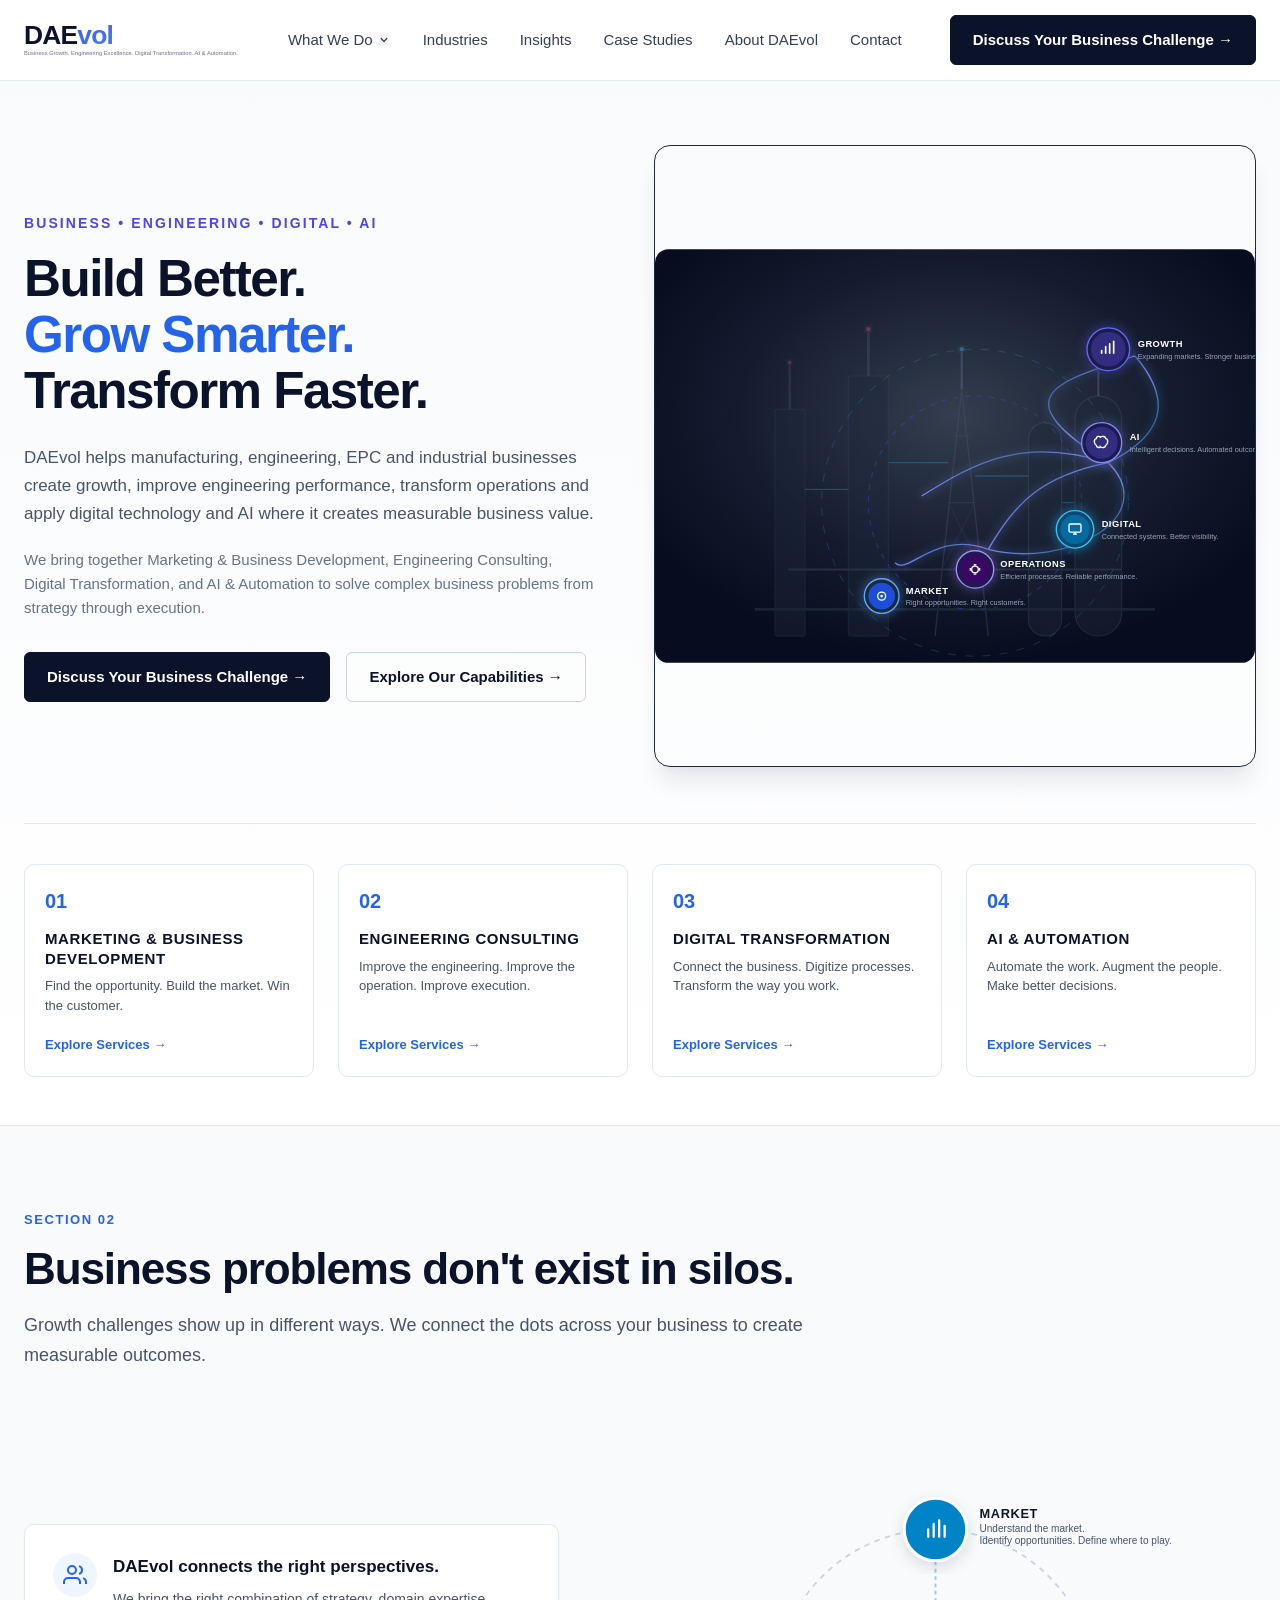
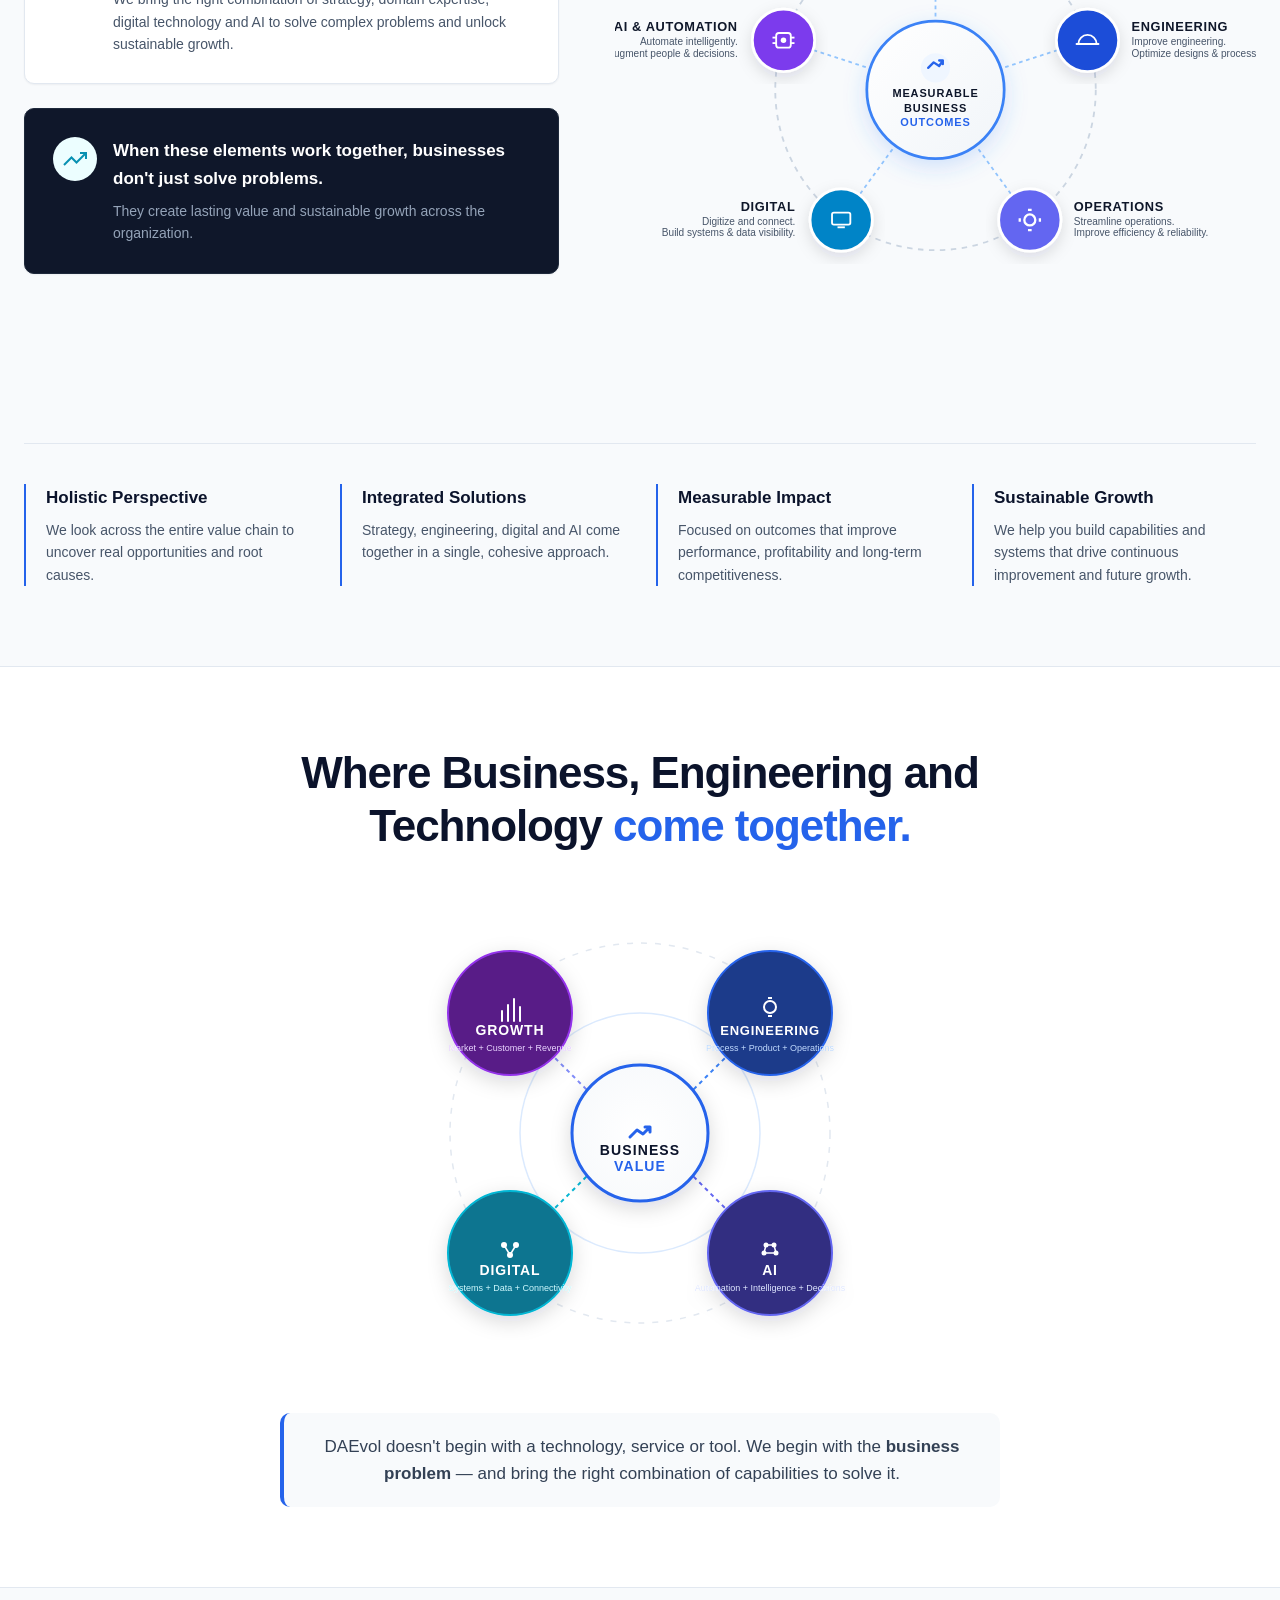
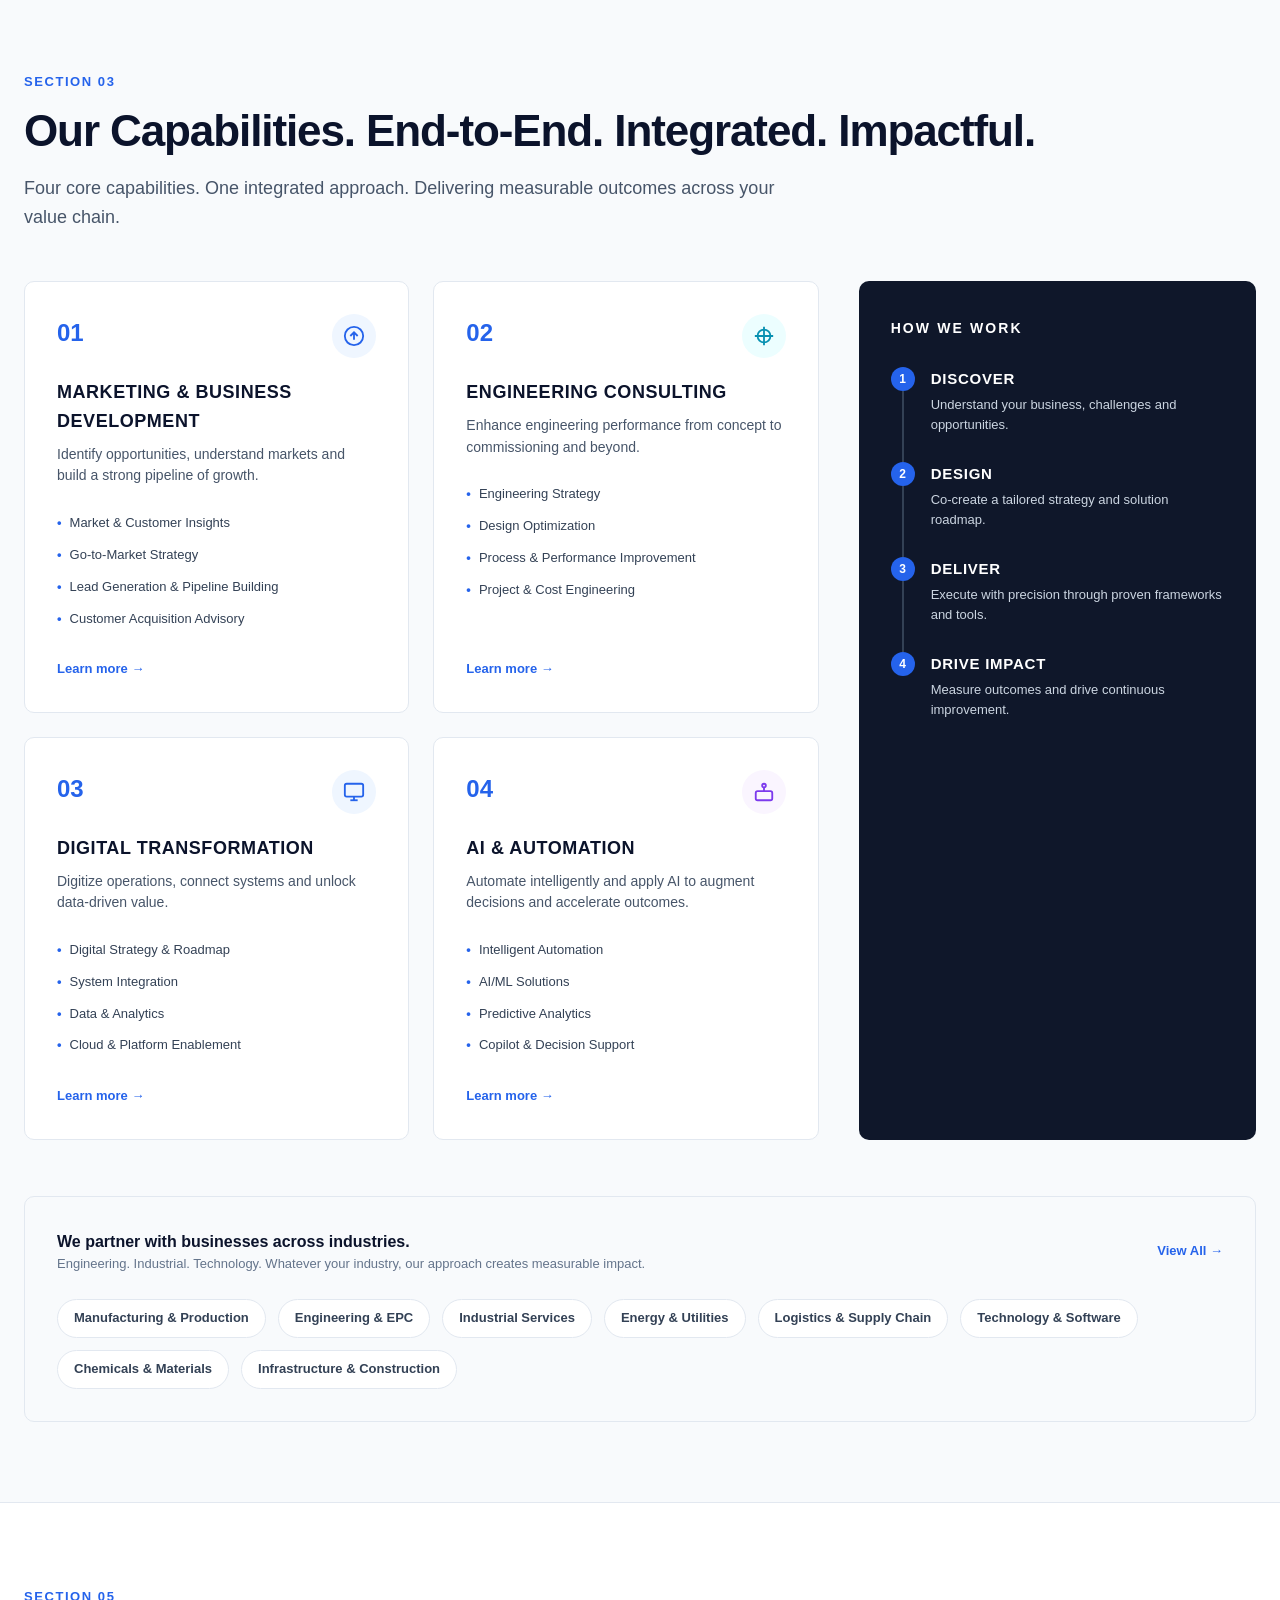
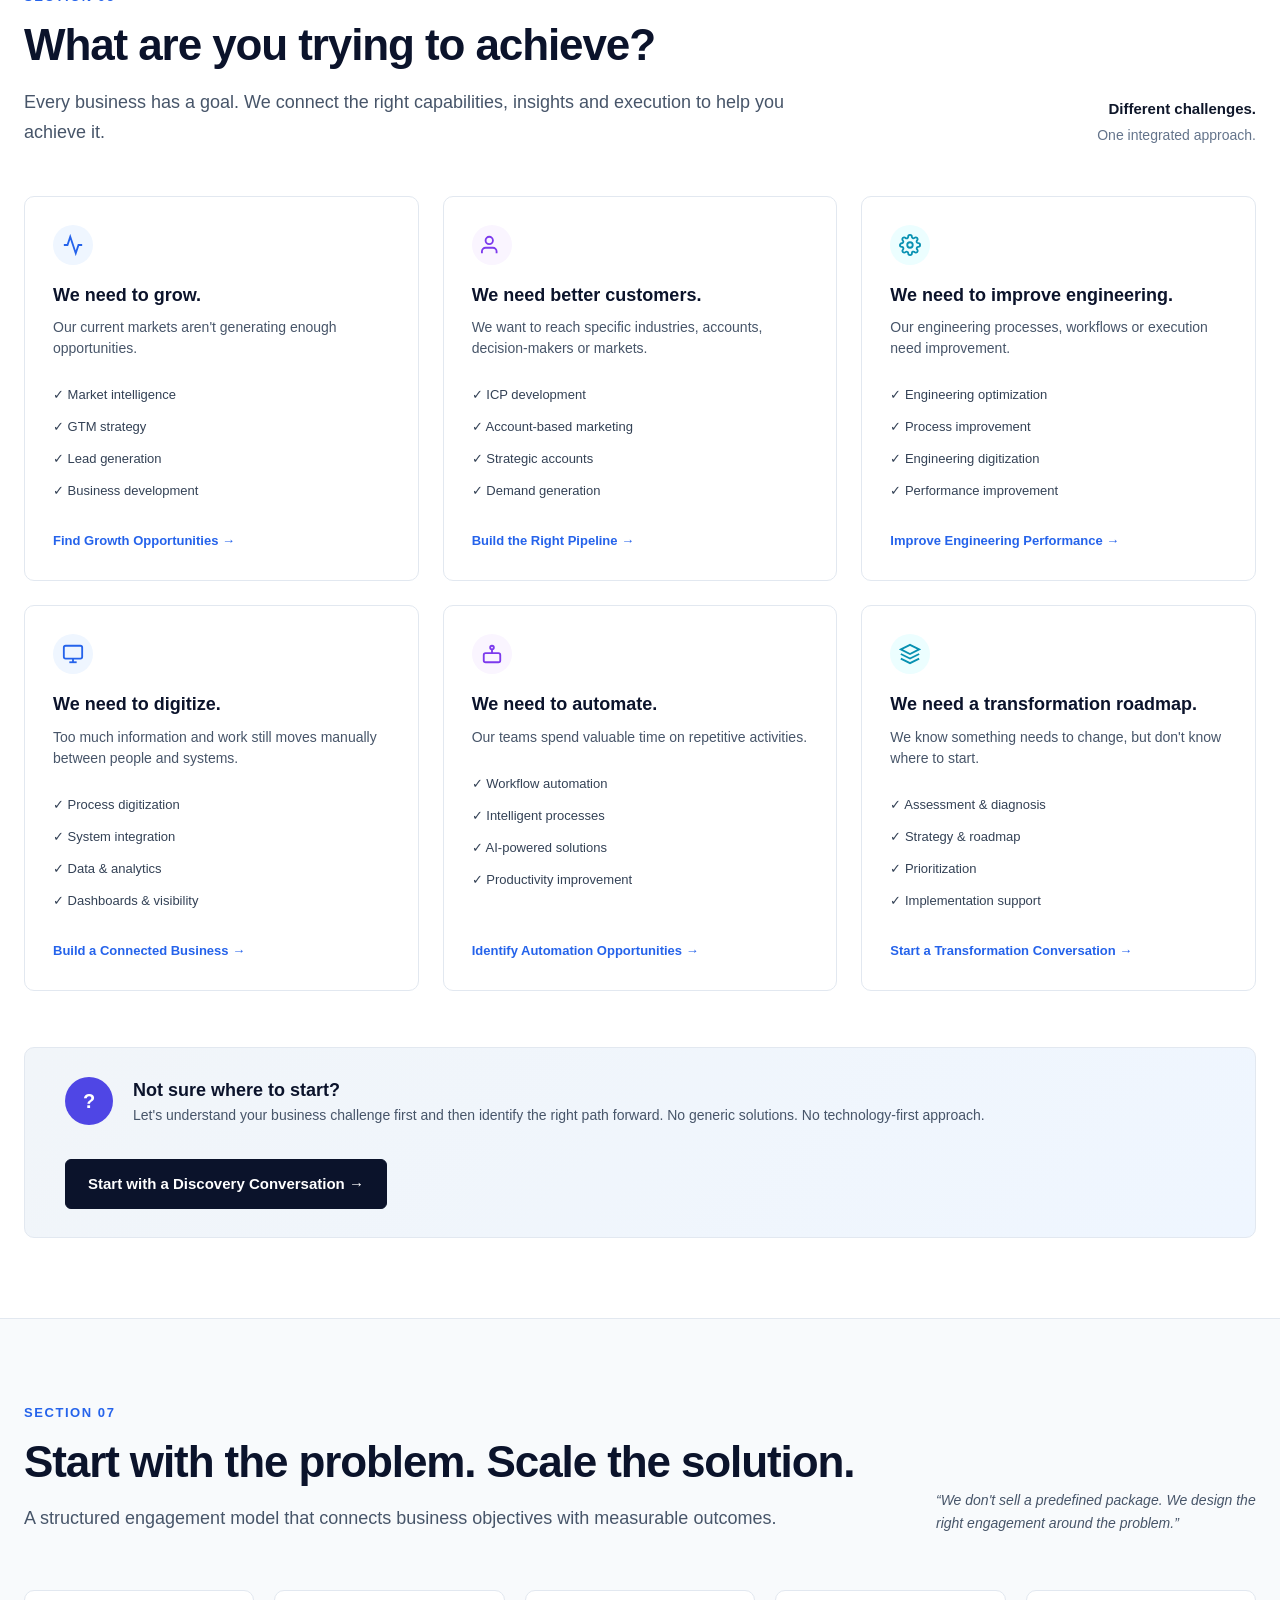
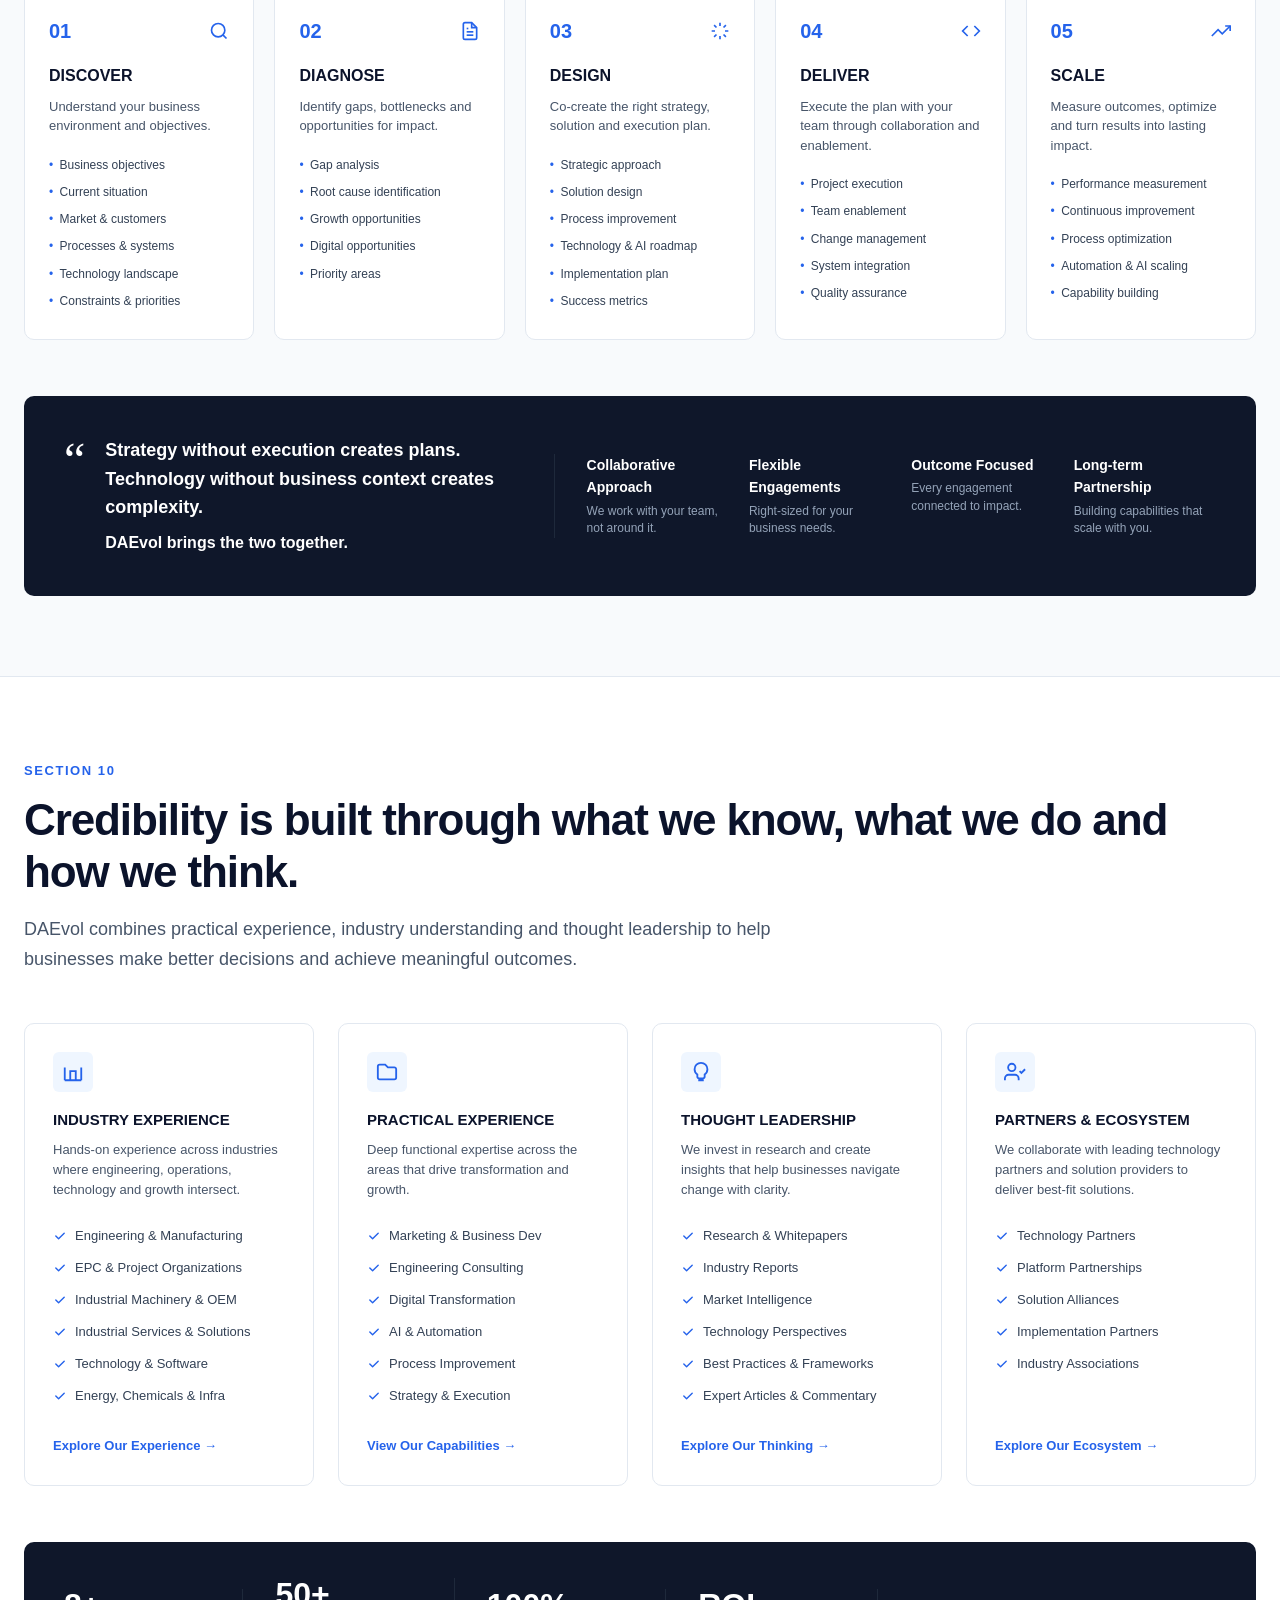
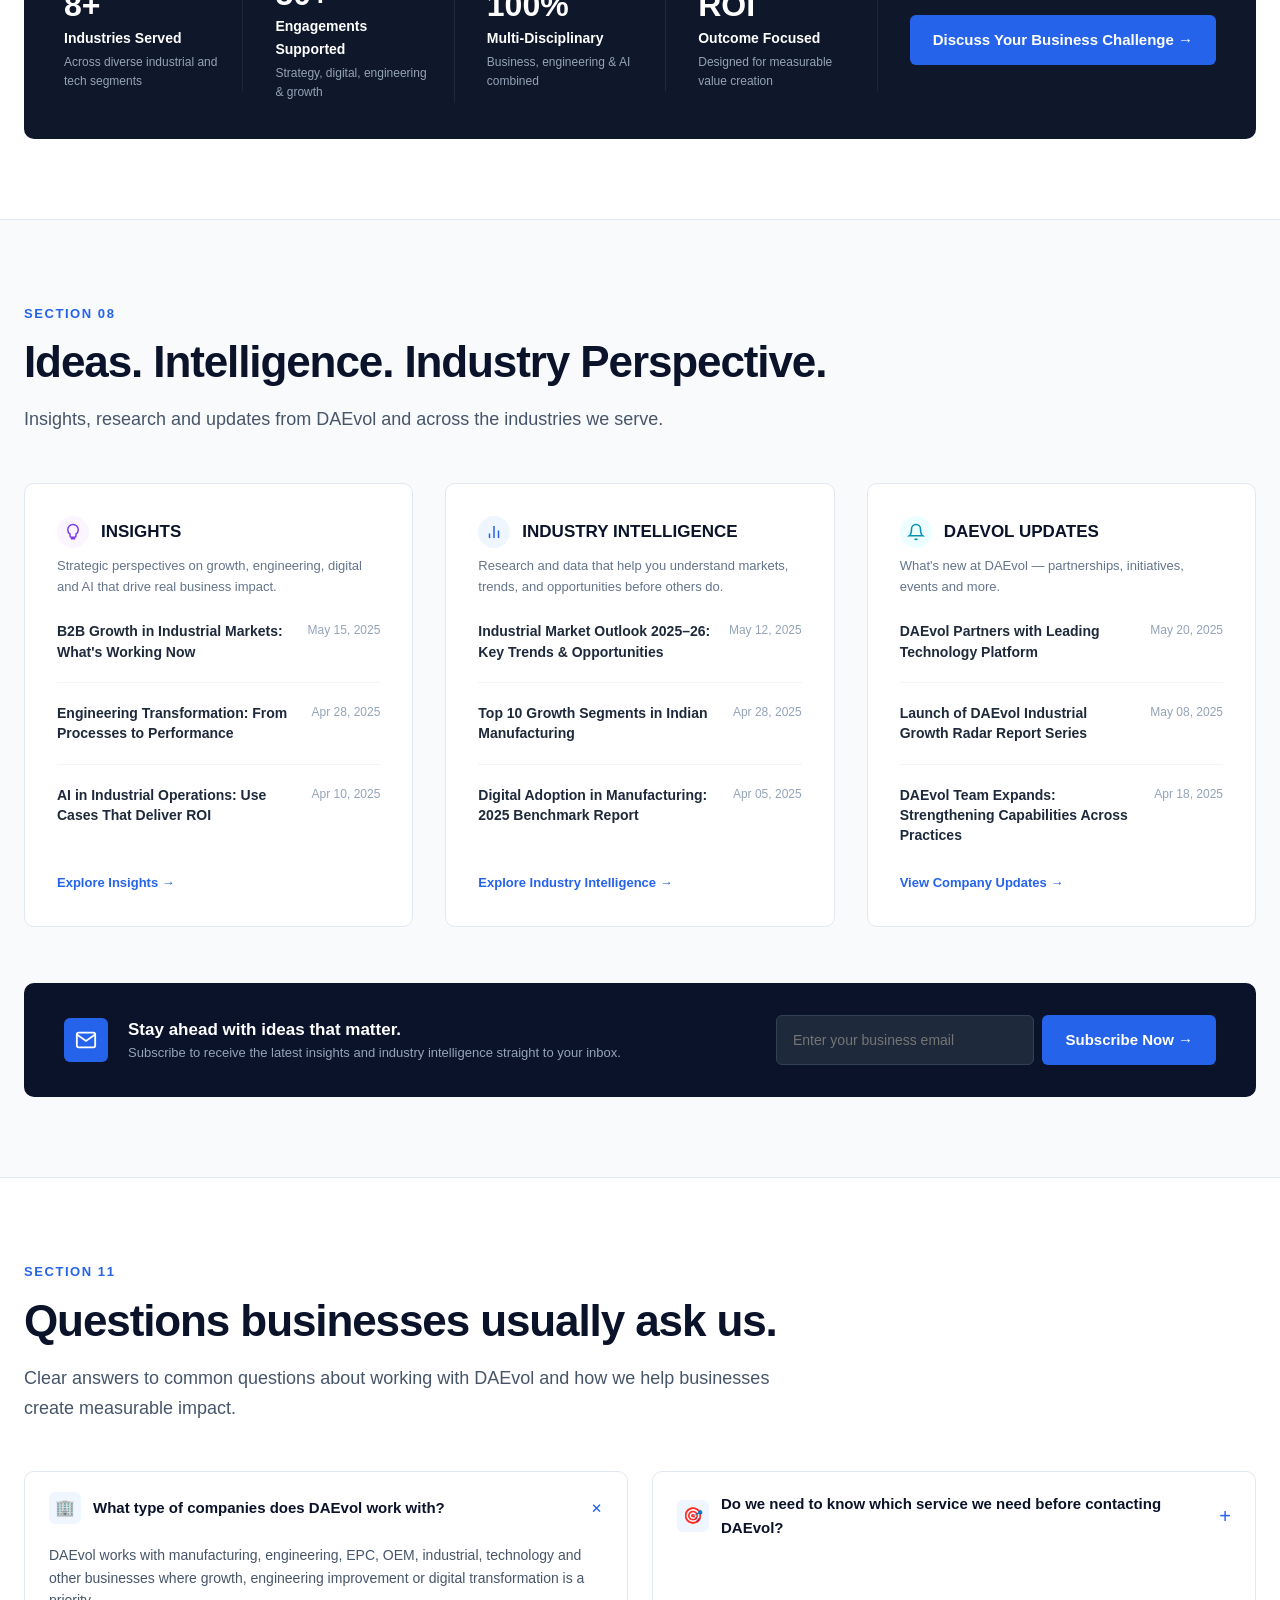
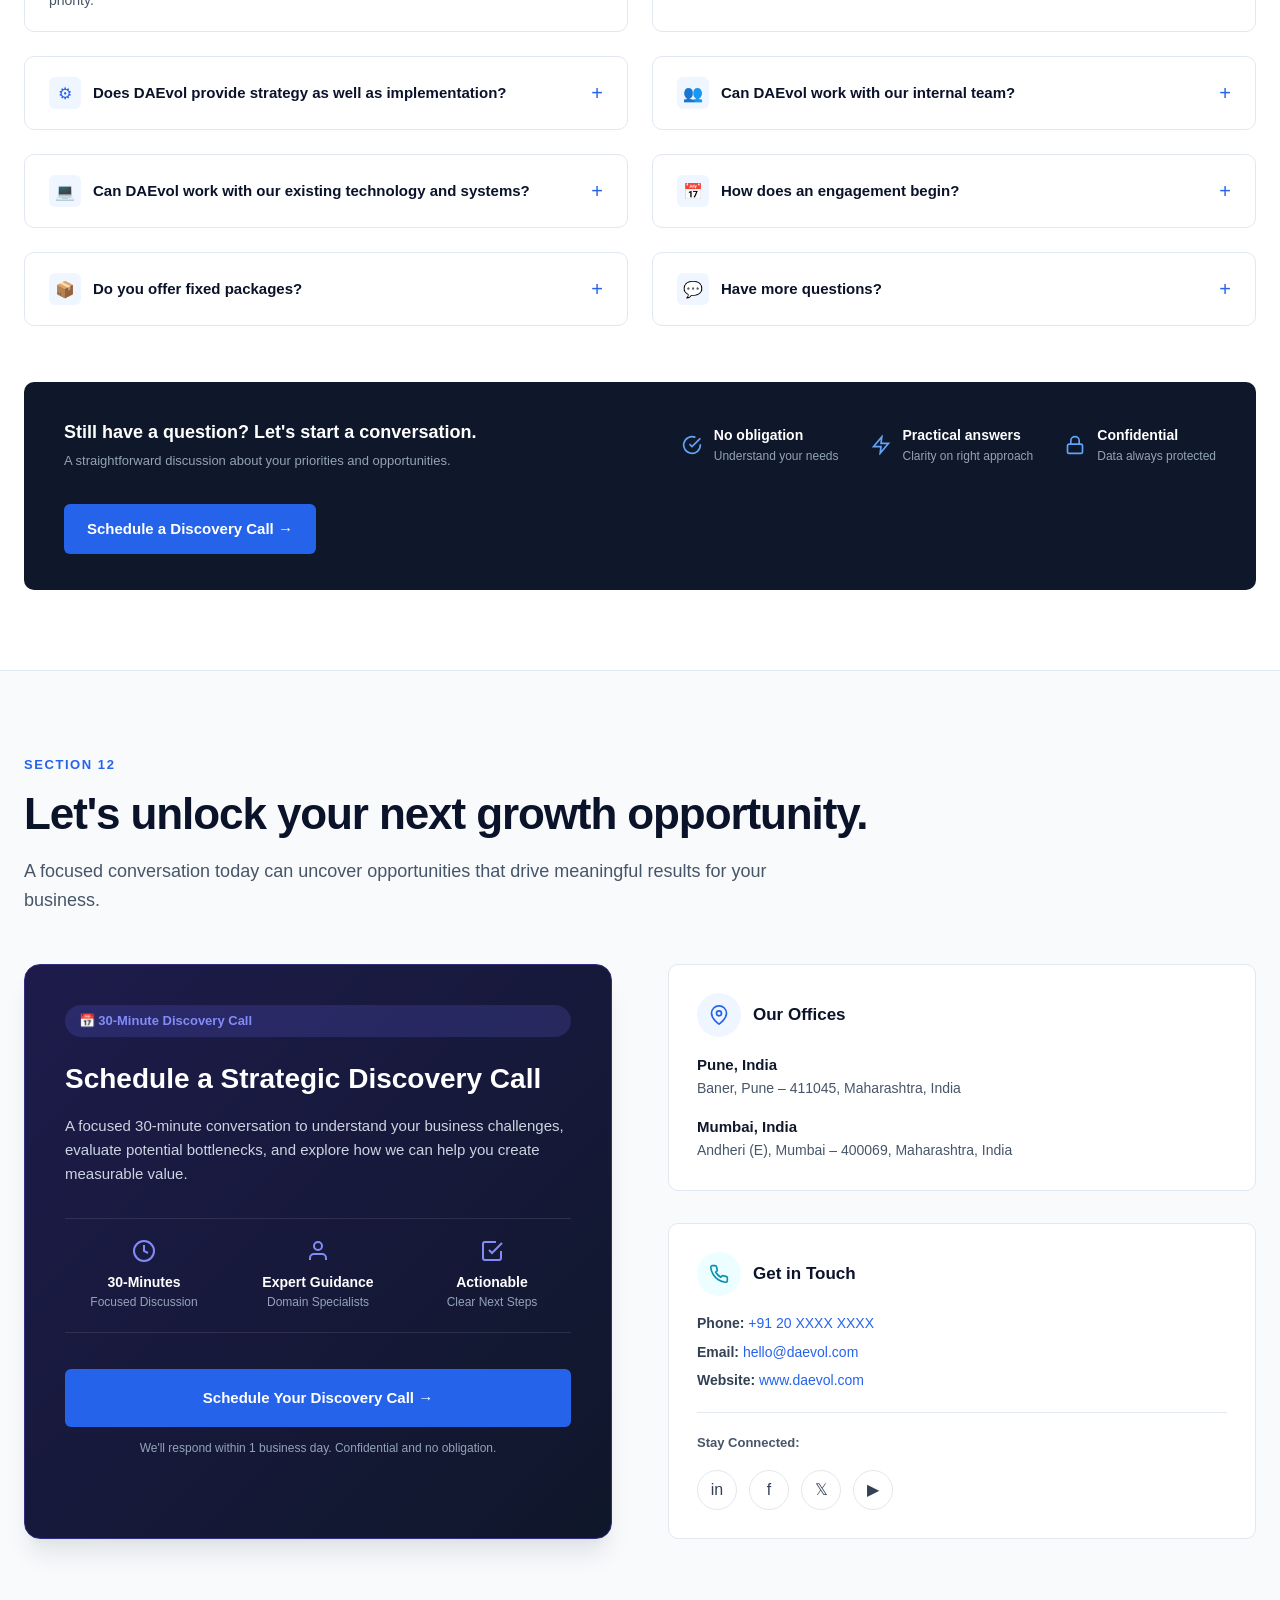
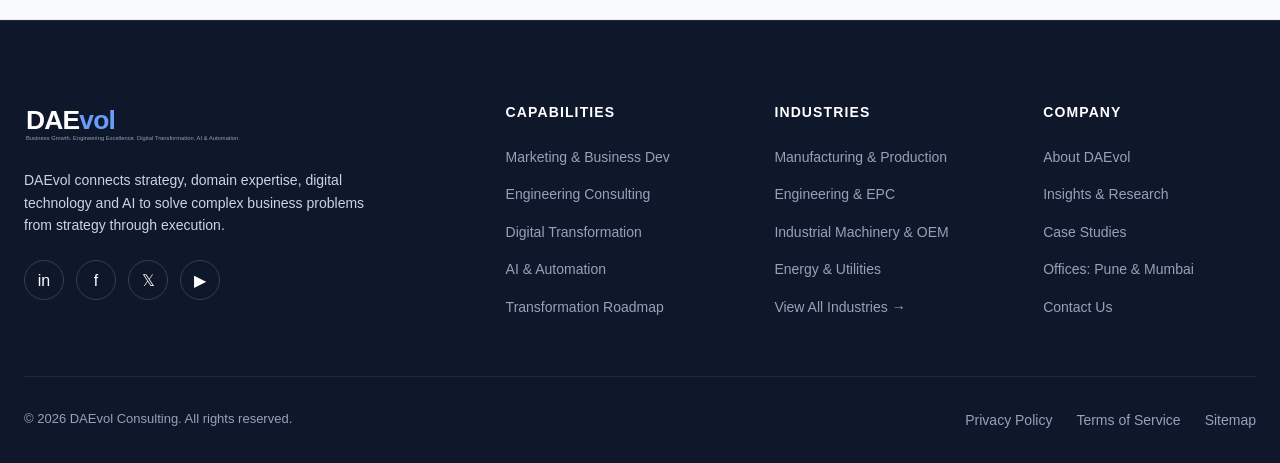
<file: index.html>
<!DOCTYPE html>
<html lang="en">
<head>
  <meta charset="UTF-8">
  <meta name="viewport" content="width=device-width, initial-scale=1.0">
  <title>DAEvol | Business Growth, Engineering Excellence &amp; Digital Transformation</title>
  
  <!-- SEO Meta Tags -->
  <meta name="description" content="DAEvol helps manufacturing, engineering, EPC and industrial businesses create growth, improve engineering performance, transform operations and apply digital technology and AI where it creates measurable business value.">
  <meta name="keywords" content="DAEvol, engineering consulting, industrial growth, digital transformation, AI in manufacturing, EPC consulting, business development, B2B marketing, process optimization">
  <meta name="author" content="DAEvol">
  <meta name="robots" content="index, follow">
  <link rel="canonical" href="https://www.daevol.com/">

  <!-- Open Graph / Social Sharing -->
  <meta property="og:type" content="website">
  <meta property="og:url" content="https://www.daevol.com/">
  <meta property="og:title" content="DAEvol | Business Growth, Engineering Excellence &amp; Digital Transformation">
  <meta property="og:description" content="DAEvol brings together Marketing &amp; Business Development, Engineering Consulting, Digital Transformation, and AI &amp; Automation to solve complex business problems from strategy through execution.">
  <meta property="og:image" content="https://www.daevol.com/images/hero-plant-network.svg">

  <!-- Twitter Card -->
  <meta name="twitter:card" content="summary_large_image">
  <meta name="twitter:url" content="https://www.daevol.com/">
  <meta name="twitter:title" content="DAEvol | Build Better. Grow Smarter. Transform Faster.">
  <meta name="twitter:description" content="Solving complex business problems from strategy through execution for industrial and technology enterprises.">
  <meta name="twitter:image" content="https://www.daevol.com/images/hero-plant-network.svg">

  <!-- Favicon -->
  <link rel="icon" type="image/svg+xml" href="images/favicon.svg">

  <!-- Stylesheet -->
  <link rel="stylesheet" href="css/style.css">

  <!-- Schema.org JSON-LD Structured Data for SEO -->
  <script type="application/ld+json">
  {
    "@context": "https://schema.org",
    "@type": "ConsultingService",
    "name": "DAEvol",
    "url": "https://www.daevol.com/",
    "logo": "https://www.daevol.com/images/daevol-logo.svg",
    "description": "DAEvol helps manufacturing, engineering, EPC and industrial businesses create growth, improve engineering performance, transform operations and apply digital technology and AI where it creates measurable business value.",
    "serviceType": [
      "Marketing & Business Development",
      "Engineering Consulting",
      "Digital Transformation",
      "AI & Automation"
    ],
    "areaServed": ["India", "Global"],
    "address": [
      {
        "@type": "PostalAddress",
        "streetAddress": "Baner",
        "addressLocality": "Pune",
        "postalCode": "411045",
        "addressRegion": "Maharashtra",
        "addressCountry": "IN"
      },
      {
        "@type": "PostalAddress",
        "streetAddress": "Andheri (E)",
        "addressLocality": "Mumbai",
        "postalCode": "400069",
        "addressRegion": "Maharashtra",
        "addressCountry": "IN"
      }
    ]
  }
  </script>
</head>
<body>

  <!-- Top Navigation Header -->
  <header class="header">
    <div class="container nav-container">
      <a href="index.html" class="brand-logo" aria-label="DAEvol Home">
        <img src="images/daevol-logo.svg" alt="DAEvol - Business Growth. Engineering Excellence. Digital Transformation. AI &amp; Automation." width="220" height="48">
      </a>

      <!-- Desktop Navigation Menu -->
      <nav class="nav-menu" aria-label="Main Navigation">
        <div class="nav-dropdown">
          <a href="services.html" class="nav-link dropdown-trigger">
            What We Do
            <svg class="dropdown-chevron" viewBox="0 0 20 20" fill="currentColor">
              <path fill-rule="evenodd" d="M5.293 7.293a1 1 0 011.414 0L10 10.586l3.293-3.293a1 1 0 111.414 1.414l-4 4a1 1 0 01-1.414 0l-4-4a1 1 0 010-1.414z" clip-rule="evenodd"/>
            </svg>
          </a>
          <div class="dropdown-menu">
            <a href="services.html#marketing" class="dropdown-item">
              <span class="dropdown-title">Marketing &amp; Business Development</span>
              <span class="dropdown-desc">Build the market. Create demand. Develop pipeline.</span>
            </a>
            <a href="services.html#engineering" class="dropdown-item">
              <span class="dropdown-title">Engineering Consulting</span>
              <span class="dropdown-desc">Improve engineering. Digitize processes. Strengthen execution.</span>
            </a>
            <a href="services.html#digital" class="dropdown-item">
              <span class="dropdown-title">Digital Transformation</span>
              <span class="dropdown-desc">Connect processes, systems and information across the business.</span>
            </a>
            <a href="services.html#ai" class="dropdown-item">
              <span class="dropdown-title">AI &amp; Automation</span>
              <span class="dropdown-desc">Apply AI to augment people, decisions and execution.</span>
            </a>
          </div>
        </div>

        <a href="industries.html" class="nav-link">Industries</a>
        <a href="insights.html" class="nav-link">Insights</a>
        <a href="case-studies.html" class="nav-link">Case Studies</a>
        <a href="about.html" class="nav-link">About DAEvol</a>
        <a href="contact.html" class="nav-link">Contact</a>
      </nav>

      <!-- CTA Button in Header -->
      <div class="nav-cta">
        <a href="#discovery" data-open-modal="discovery" class="btn btn-primary">
          Discuss Your Business Challenge &rarr;
        </a>
      </div>

      <!-- Mobile Hamburger Button -->
      <button class="mobile-toggle" aria-label="Toggle navigation menu" aria-expanded="false">
        &#9776;
      </button>
    </div>
  </header>

  <main id="main-content">
    <!-- ==========================================================================
         SECTION 01: HERO SECTION (Page 1)
         ========================================================================== -->
    <section class="hero-section">
      <div class="container">
        <div class="hero-grid">
          <div class="hero-content">
            <span class="section-eyebrow">BUSINESS &bull; ENGINEERING &bull; DIGITAL &bull; AI</span>
            <h1 class="hero-title">
              Build Better.<br>
              <span class="text-blue">Grow Smarter.</span><br>
              Transform Faster.
            </h1>
            <p class="hero-desc">
              DAEvol helps manufacturing, engineering, EPC and industrial businesses create growth, improve engineering performance, transform operations and apply digital technology and AI where it creates measurable business value.
            </p>
            <p class="hero-desc-secondary">
              We bring together Marketing &amp; Business Development, Engineering Consulting, Digital Transformation, and AI &amp; Automation to solve complex business problems from strategy through execution.
            </p>
            <div class="hero-actions">
              <a href="#discovery" data-open-modal="discovery" class="btn btn-primary">
                Discuss Your Business Challenge &rarr;
              </a>
              <a href="services.html" class="btn btn-secondary">
                Explore Our Capabilities &rarr;
              </a>
            </div>
          </div>

          <div class="hero-visual-card">
            <img src="images/hero-plant-network.svg" alt="DAEvol Industrial Digital Ecosystem connecting Growth, AI, Digital, Operations, and Market" width="900" height="620">
          </div>
        </div>

        <!-- 4 Capability Teasers (Bottom of Page 1) -->
        <div class="teaser-grid">
          <div class="teaser-card">
            <span class="teaser-num">01</span>
            <h3 class="teaser-title">MARKETING &amp; BUSINESS DEVELOPMENT</h3>
            <p class="teaser-text">Find the opportunity. Build the market. Win the customer.</p>
            <a href="services.html#marketing" class="link-arrow">Explore Services &rarr;</a>
          </div>

          <div class="teaser-card">
            <span class="teaser-num">02</span>
            <h3 class="teaser-title">ENGINEERING CONSULTING</h3>
            <p class="teaser-text">Improve the engineering. Improve the operation. Improve execution.</p>
            <a href="services.html#engineering" class="link-arrow">Explore Services &rarr;</a>
          </div>

          <div class="teaser-card">
            <span class="teaser-num">03</span>
            <h3 class="teaser-title">DIGITAL TRANSFORMATION</h3>
            <p class="teaser-text">Connect the business. Digitize processes. Transform the way you work.</p>
            <a href="services.html#digital" class="link-arrow">Explore Services &rarr;</a>
          </div>

          <div class="teaser-card">
            <span class="teaser-num">04</span>
            <h3 class="teaser-title">AI &amp; AUTOMATION</h3>
            <p class="teaser-text">Automate the work. Augment the people. Make better decisions.</p>
            <a href="services.html#ai" class="link-arrow">Explore Services &rarr;</a>
          </div>
        </div>
      </div>
    </section>

    <!-- ==========================================================================
         SECTION 02: INTERCONNECTED REALITY (Page 2)
         ========================================================================== -->
    <section class="section section-bg-slate">
      <div class="container">
        <span class="section-tag">SECTION 02</span>
        <h2 class="section-title">Business problems don't exist in silos.</h2>
        <p class="section-subtitle">
          Growth challenges show up in different ways. We connect the dots across your business to create measurable outcomes.
        </p>

        <div class="interconnected-grid">
          <div class="perspective-cards">
            <div class="info-card">
              <div class="card-icon-header">
                <div class="icon-badge icon-badge-blue">
                  <svg width="24" height="24" viewBox="0 0 24 24" fill="none" stroke="currentColor" stroke-width="2">
                    <path d="M17 21v-2a4 4 0 0 0-4-4H5a4 4 0 0 0-4 4v2"></path>
                    <circle cx="9" cy="7" r="4"></circle>
                    <path d="M23 21v-2a4 4 0 0 0-3-3.87"></path>
                    <path d="M16 3.13a4 4 0 0 1 0 7.75"></path>
                  </svg>
                </div>
                <div>
                  <h3 class="pillar-title">DAEvol connects the right perspectives.</h3>
                  <p class="pillar-desc">
                    We bring the right combination of strategy, domain expertise, digital technology and AI to solve complex problems and unlock sustainable growth.
                  </p>
                </div>
              </div>
            </div>

            <div class="info-card info-card-highlight">
              <div class="card-icon-header">
                <div class="icon-badge icon-badge-cyan">
                  <svg width="24" height="24" viewBox="0 0 24 24" fill="none" stroke="currentColor" stroke-width="2">
                    <polyline points="23 6 13.5 15.5 8.5 10.5 1 18"></polyline>
                    <polyline points="17 6 23 6 23 12"></polyline>
                  </svg>
                </div>
                <div>
                  <h3 class="pillar-title" style="color:#FFF;">When these elements work together, businesses don't just solve problems.</h3>
                  <p class="pillar-desc" style="color:#94A3B8; margin-top:0.5rem;">
                    They create lasting value and sustainable growth across the organization.
                  </p>
                </div>
              </div>
            </div>
          </div>

          <div class="interconnected-visual">
            <img src="images/interconnected-model.svg" alt="Cyclic synergy model: Market, Engineering, Operations, Digital, AI leading to Measurable Business Outcomes" width="700" height="560">
          </div>
        </div>

        <!-- 4 Value Delivery Pillars (Bottom of Page 2) -->
        <div class="pillars-row">
          <div class="pillar-item">
            <h4 class="pillar-title">Holistic Perspective</h4>
            <p class="pillar-desc">We look across the entire value chain to uncover real opportunities and root causes.</p>
          </div>
          <div class="pillar-item">
            <h4 class="pillar-title">Integrated Solutions</h4>
            <p class="pillar-desc">Strategy, engineering, digital and AI come together in a single, cohesive approach.</p>
          </div>
          <div class="pillar-item">
            <h4 class="pillar-title">Measurable Impact</h4>
            <p class="pillar-desc">Focused on outcomes that improve performance, profitability and long-term competitiveness.</p>
          </div>
          <div class="pillar-item">
            <h4 class="pillar-title">Sustainable Growth</h4>
            <p class="pillar-desc">We help you build capabilities and systems that drive continuous improvement and future growth.</p>
          </div>
        </div>
      </div>
    </section>

    <!-- ==========================================================================
         SECTION: CONVERGENCE MODEL (Page 3)
         ========================================================================== -->
    <section class="section convergence-section">
      <div class="container convergence-container">
        <h2 class="section-title">Where Business, Engineering and Technology <span class="text-blue">come together.</span></h2>
        <div style="margin: 2.5rem 0;">
          <img src="images/convergence-model.svg" alt="Business Value Convergence: Growth, Engineering, Digital, and AI" width="640" height="480" style="margin: 0 auto;">
        </div>
        <div class="convergence-quote">
          DAEvol doesn't begin with a technology, service or tool. We begin with the <strong>business problem</strong> &mdash; and bring the right combination of capabilities to solve it.
        </div>
      </div>
    </section>

    <!-- ==========================================================================
         SECTION 03: CAPABILITIES, HOW WE WORK & INDUSTRIES (Page 4)
         ========================================================================== -->
    <section class="section section-bg-slate" id="capabilities">
      <div class="container">
        <span class="section-tag">SECTION 03</span>
        <h2 class="section-title">Our Capabilities. End-to-End. Integrated. Impactful.</h2>
        <p class="section-subtitle">
          Four core capabilities. One integrated approach. Delivering measurable outcomes across your value chain.
        </p>

        <div class="capabilities-layout">
          <div class="capabilities-grid">
            <!-- 01 Marketing & BD -->
            <div class="cap-card">
              <div class="cap-header">
                <span class="cap-num">01</span>
                <div class="icon-badge icon-badge-blue">
                  <svg width="22" height="22" viewBox="0 0 24 24" fill="none" stroke="currentColor" stroke-width="2">
                    <circle cx="12" cy="12" r="10"></circle>
                    <path d="m16 12-4-4-4 4M12 16V9"></path>
                  </svg>
                </div>
              </div>
              <h3 class="cap-title">Marketing &amp; Business Development</h3>
              <p class="cap-desc">Identify opportunities, understand markets and build a strong pipeline of growth.</p>
              <ul class="cap-list">
                <li class="cap-list-item">Market &amp; Customer Insights</li>
                <li class="cap-list-item">Go-to-Market Strategy</li>
                <li class="cap-list-item">Lead Generation &amp; Pipeline Building</li>
                <li class="cap-list-item">Customer Acquisition Advisory</li>
              </ul>
              <a href="services.html#marketing" class="link-arrow">Learn more &rarr;</a>
            </div>

            <!-- 02 Engineering Consulting -->
            <div class="cap-card">
              <div class="cap-header">
                <span class="cap-num">02</span>
                <div class="icon-badge icon-badge-cyan">
                  <svg width="22" height="22" viewBox="0 0 24 24" fill="none" stroke="currentColor" stroke-width="2">
                    <path d="M2 12h20M12 2v20"></path>
                    <circle cx="12" cy="12" r="7"></circle>
                  </svg>
                </div>
              </div>
              <h3 class="cap-title">Engineering Consulting</h3>
              <p class="cap-desc">Enhance engineering performance from concept to commissioning and beyond.</p>
              <ul class="cap-list">
                <li class="cap-list-item">Engineering Strategy</li>
                <li class="cap-list-item">Design Optimization</li>
                <li class="cap-list-item">Process &amp; Performance Improvement</li>
                <li class="cap-list-item">Project &amp; Cost Engineering</li>
              </ul>
              <a href="services.html#engineering" class="link-arrow">Learn more &rarr;</a>
            </div>

            <!-- 03 Digital Transformation -->
            <div class="cap-card">
              <div class="cap-header">
                <span class="cap-num">03</span>
                <div class="icon-badge icon-badge-blue">
                  <svg width="22" height="22" viewBox="0 0 24 24" fill="none" stroke="currentColor" stroke-width="2">
                    <rect x="2" y="3" width="20" height="14" rx="2" ry="2"></rect>
                    <line x1="8" y1="21" x2="16" y2="21"></line>
                    <line x1="12" y1="17" x2="12" y2="21"></line>
                  </svg>
                </div>
              </div>
              <h3 class="cap-title">Digital Transformation</h3>
              <p class="cap-desc">Digitize operations, connect systems and unlock data-driven value.</p>
              <ul class="cap-list">
                <li class="cap-list-item">Digital Strategy &amp; Roadmap</li>
                <li class="cap-list-item">System Integration</li>
                <li class="cap-list-item">Data &amp; Analytics</li>
                <li class="cap-list-item">Cloud &amp; Platform Enablement</li>
              </ul>
              <a href="services.html#digital" class="link-arrow">Learn more &rarr;</a>
            </div>

            <!-- 04 AI & Automation -->
            <div class="cap-card">
              <div class="cap-header">
                <span class="cap-num">04</span>
                <div class="icon-badge icon-badge-purple">
                  <svg width="22" height="22" viewBox="0 0 24 24" fill="none" stroke="currentColor" stroke-width="2">
                    <rect x="3" y="11" width="18" height="10" rx="2"></rect>
                    <circle cx="12" cy="5" r="2"></circle>
                    <path d="M12 7v4"></path>
                    <line x1="8" y1="16" x2="8" y2="16"></line>
                    <line x1="16" y1="16" x2="16" y2="16"></line>
                  </svg>
                </div>
              </div>
              <h3 class="cap-title">AI &amp; Automation</h3>
              <p class="cap-desc">Automate intelligently and apply AI to augment decisions and accelerate outcomes.</p>
              <ul class="cap-list">
                <li class="cap-list-item">Intelligent Automation</li>
                <li class="cap-list-item">AI/ML Solutions</li>
                <li class="cap-list-item">Predictive Analytics</li>
                <li class="cap-list-item">Copilot &amp; Decision Support</li>
              </ul>
              <a href="services.html#ai" class="link-arrow">Learn more &rarr;</a>
            </div>
          </div>

          <!-- How We Work Sidebar -->
          <div class="how-we-work-card">
            <h3 class="how-we-work-title">HOW WE WORK</h3>
            <div class="step-item">
              <div class="step-circle">1</div>
              <h4 class="step-name">DISCOVER</h4>
              <p class="step-desc">Understand your business, challenges and opportunities.</p>
            </div>
            <div class="step-item">
              <div class="step-circle">2</div>
              <h4 class="step-name">DESIGN</h4>
              <p class="step-desc">Co-create a tailored strategy and solution roadmap.</p>
            </div>
            <div class="step-item">
              <div class="step-circle">3</div>
              <h4 class="step-name">DELIVER</h4>
              <p class="step-desc">Execute with precision through proven frameworks and tools.</p>
            </div>
            <div class="step-item">
              <div class="step-circle">4</div>
              <h4 class="step-name">DRIVE IMPACT</h4>
              <p class="step-desc">Measure outcomes and drive continuous improvement.</p>
            </div>
          </div>
        </div>

        <!-- Industries Partner Strip -->
        <div class="industries-strip">
          <div class="strip-header">
            <div>
              <h4 class="strip-title">We partner with businesses across industries.</h4>
              <p style="font-size:0.8125rem; color:#64748B;">Engineering. Industrial. Technology. Whatever your industry, our approach creates measurable impact.</p>
            </div>
            <a href="industries.html" class="link-arrow">View All &rarr;</a>
          </div>
          <div class="industries-pills">
            <span class="ind-pill">Manufacturing &amp; Production</span>
            <span class="ind-pill">Engineering &amp; EPC</span>
            <span class="ind-pill">Industrial Services</span>
            <span class="ind-pill">Energy &amp; Utilities</span>
            <span class="ind-pill">Logistics &amp; Supply Chain</span>
            <span class="ind-pill">Technology &amp; Software</span>
            <span class="ind-pill">Chemicals &amp; Materials</span>
            <span class="ind-pill">Infrastructure &amp; Construction</span>
          </div>
        </div>
      </div>
    </section>

    <!-- ==========================================================================
         SECTION 05: OBJECTIVE-DRIVEN DIAGNOSTIC (Part 2, Page 1)
         ========================================================================== -->
    <section class="section">
      <div class="container">
        <span class="section-tag">SECTION 05</span>
        <div style="display:flex; justify-content:space-between; align-items:flex-end; flex-wrap:wrap; gap:1rem; margin-bottom:1rem;">
          <div>
            <h2 class="section-title">What are you trying to achieve?</h2>
            <p class="section-subtitle">
              Every business has a goal. We connect the right capabilities, insights and execution to help you achieve it.
            </p>
          </div>
          <div style="text-align:right;">
            <span style="font-size:0.9375rem; font-weight:700; color:#0F172A;">Different challenges.</span><br>
            <span style="font-size:0.875rem; color:#64748B;">One integrated approach.</span>
          </div>
        </div>

        <div class="goals-grid">
          <!-- Goal 1 -->
          <div class="goal-card">
            <div class="icon-badge icon-badge-blue goal-icon">
              <svg width="22" height="22" viewBox="0 0 24 24" fill="none" stroke="currentColor" stroke-width="2">
                <polyline points="22 12 18 12 15 21 9 3 6 12 2 12"></polyline>
              </svg>
            </div>
            <h3 class="goal-title">We need to grow.</h3>
            <p class="goal-desc">Our current markets aren't generating enough opportunities.</p>
            <ul class="goal-bullets">
              <li class="goal-bullet">&#10003; Market intelligence</li>
              <li class="goal-bullet">&#10003; GTM strategy</li>
              <li class="goal-bullet">&#10003; Lead generation</li>
              <li class="goal-bullet">&#10003; Business development</li>
            </ul>
            <a href="services.html#marketing" class="link-arrow">Find Growth Opportunities &rarr;</a>
          </div>

          <!-- Goal 2 -->
          <div class="goal-card">
            <div class="icon-badge icon-badge-purple goal-icon">
              <svg width="22" height="22" viewBox="0 0 24 24" fill="none" stroke="currentColor" stroke-width="2">
                <path d="M17 21v-2a4 4 0 0 0-4-4H5a4 4 0 0 0-4 4v2"></path>
                <circle cx="9" cy="7" r="4"></circle>
              </svg>
            </div>
            <h3 class="goal-title">We need better customers.</h3>
            <p class="goal-desc">We want to reach specific industries, accounts, decision-makers or markets.</p>
            <ul class="goal-bullets">
              <li class="goal-bullet">&#10003; ICP development</li>
              <li class="goal-bullet">&#10003; Account-based marketing</li>
              <li class="goal-bullet">&#10003; Strategic accounts</li>
              <li class="goal-bullet">&#10003; Demand generation</li>
            </ul>
            <a href="services.html#marketing" class="link-arrow">Build the Right Pipeline &rarr;</a>
          </div>

          <!-- Goal 3 -->
          <div class="goal-card">
            <div class="icon-badge icon-badge-cyan goal-icon">
              <svg width="22" height="22" viewBox="0 0 24 24" fill="none" stroke="currentColor" stroke-width="2">
                <circle cx="12" cy="12" r="3"></circle>
                <path d="M19.4 15a1.65 1.65 0 0 0 .33 1.82l.06.06a2 2 0 0 1 0 2.83 2 2 0 0 1-2.83 0l-.06-.06a1.65 1.65 0 0 0-1.82-.33 1.65 1.65 0 0 0-1 1.51V21a2 2 0 0 1-2 2 2 2 0 0 1-2-2v-.09A1.65 1.65 0 0 0 9 19.4a1.65 1.65 0 0 0-1.82.33l-.06.06a2 2 0 0 1-2.83 0 2 2 0 0 1 0-2.83l.06-.06a1.65 1.65 0 0 0 .33-1.82 1.65 1.65 0 0 0-1.51-1H3a2 2 0 0 1-2-2 2 2 0 0 1 2-2h.09A1.65 1.65 0 0 0 4.6 9a1.65 1.65 0 0 0-.33-1.82l-.06-.06a2 2 0 0 1 0-2.83 2 2 0 0 1 2.83 0l.06.06a1.65 1.65 0 0 0 1.82.33H9a1.65 1.65 0 0 0 1-1.51V3a2 2 0 0 1 2-2 2 2 0 0 1 2 2v.09a1.65 1.65 0 0 0 1 1.51 1.65 1.65 0 0 0 1.82-.33l.06-.06a2 2 0 0 1 2.83 0 2 2 0 0 1 0 2.83l-.06.06a1.65 1.65 0 0 0-.33 1.82V9a1.65 1.65 0 0 0 1.51 1H21a2 2 0 0 1 2 2 2 2 0 0 1-2 2h-.09a1.65 1.65 0 0 0-1.51 1z"></path>
              </svg>
            </div>
            <h3 class="goal-title">We need to improve engineering.</h3>
            <p class="goal-desc">Our engineering processes, workflows or execution need improvement.</p>
            <ul class="goal-bullets">
              <li class="goal-bullet">&#10003; Engineering optimization</li>
              <li class="goal-bullet">&#10003; Process improvement</li>
              <li class="goal-bullet">&#10003; Engineering digitization</li>
              <li class="goal-bullet">&#10003; Performance improvement</li>
            </ul>
            <a href="services.html#engineering" class="link-arrow">Improve Engineering Performance &rarr;</a>
          </div>

          <!-- Goal 4 -->
          <div class="goal-card">
            <div class="icon-badge icon-badge-blue goal-icon">
              <svg width="22" height="22" viewBox="0 0 24 24" fill="none" stroke="currentColor" stroke-width="2">
                <rect x="2" y="3" width="20" height="14" rx="2" ry="2"></rect>
                <line x1="8" y1="21" x2="16" y2="21"></line>
                <line x1="12" y1="17" x2="12" y2="21"></line>
              </svg>
            </div>
            <h3 class="goal-title">We need to digitize.</h3>
            <p class="goal-desc">Too much information and work still moves manually between people and systems.</p>
            <ul class="goal-bullets">
              <li class="goal-bullet">&#10003; Process digitization</li>
              <li class="goal-bullet">&#10003; System integration</li>
              <li class="goal-bullet">&#10003; Data &amp; analytics</li>
              <li class="goal-bullet">&#10003; Dashboards &amp; visibility</li>
            </ul>
            <a href="services.html#digital" class="link-arrow">Build a Connected Business &rarr;</a>
          </div>

          <!-- Goal 5 -->
          <div class="goal-card">
            <div class="icon-badge icon-badge-purple goal-icon">
              <svg width="22" height="22" viewBox="0 0 24 24" fill="none" stroke="currentColor" stroke-width="2">
                <rect x="3" y="11" width="18" height="10" rx="2"></rect>
                <circle cx="12" cy="5" r="2"></circle>
                <path d="M12 7v4"></path>
              </svg>
            </div>
            <h3 class="goal-title">We need to automate.</h3>
            <p class="goal-desc">Our teams spend valuable time on repetitive activities.</p>
            <ul class="goal-bullets">
              <li class="goal-bullet">&#10003; Workflow automation</li>
              <li class="goal-bullet">&#10003; Intelligent processes</li>
              <li class="goal-bullet">&#10003; AI-powered solutions</li>
              <li class="goal-bullet">&#10003; Productivity improvement</li>
            </ul>
            <a href="services.html#ai" class="link-arrow">Identify Automation Opportunities &rarr;</a>
          </div>

          <!-- Goal 6 -->
          <div class="goal-card">
            <div class="icon-badge icon-badge-cyan goal-icon">
              <svg width="22" height="22" viewBox="0 0 24 24" fill="none" stroke="currentColor" stroke-width="2">
                <polygon points="12 2 2 7 12 12 22 7 12 2"></polygon>
                <polyline points="2 17 12 22 22 17"></polyline>
                <polyline points="2 12 12 17 22 12"></polyline>
              </svg>
            </div>
            <h3 class="goal-title">We need a transformation roadmap.</h3>
            <p class="goal-desc">We know something needs to change, but don't know where to start.</p>
            <ul class="goal-bullets">
              <li class="goal-bullet">&#10003; Assessment &amp; diagnosis</li>
              <li class="goal-bullet">&#10003; Strategy &amp; roadmap</li>
              <li class="goal-bullet">&#10003; Prioritization</li>
              <li class="goal-bullet">&#10003; Implementation support</li>
            </ul>
            <a href="#discovery" data-open-modal="discovery" class="link-arrow">Start a Transformation Conversation &rarr;</a>
          </div>
        </div>

        <!-- Banner under Section 05 -->
        <div class="problem-banner">
          <div class="banner-left">
            <div class="banner-icon">?</div>
            <div>
              <h4 class="banner-title">Not sure where to start?</h4>
              <p class="banner-sub">Let's understand your business challenge first and then identify the right path forward. No generic solutions. No technology-first approach.</p>
            </div>
          </div>
          <a href="#discovery" data-open-modal="discovery" class="btn btn-primary">
            Start with a Discovery Conversation &rarr;
          </a>
        </div>
      </div>
    </section>

    <!-- ==========================================================================
         SECTION 07: 5-STAGE ENGAGEMENT MODEL (Part 2, Page 3)
         ========================================================================== -->
    <section class="section section-bg-slate">
      <div class="container">
        <span class="section-tag">SECTION 07</span>
        <div style="display:flex; justify-content:space-between; align-items:flex-end; flex-wrap:wrap; gap:1rem; margin-bottom:1rem;">
          <div>
            <h2 class="section-title">Start with the problem. Scale the solution.</h2>
            <p class="section-subtitle">
              A structured engagement model that connects business objectives with measurable outcomes.
            </p>
          </div>
          <div style="max-width:320px; font-size:0.875rem; color:#475569; font-style:italic;">
            &ldquo;We don't sell a predefined package. We design the right engagement around the problem.&rdquo;
          </div>
        </div>

        <div class="process-5-steps">
          <!-- Step 1 -->
          <div class="process-step-card">
            <div class="process-step-header">
              <span class="process-step-num">01</span>
              <svg width="20" height="20" viewBox="0 0 24 24" fill="none" stroke="#2563EB" stroke-width="2"><circle cx="11" cy="11" r="8"></circle><line x1="21" y1="21" x2="16.65" y2="16.65"></line></svg>
            </div>
            <h3 class="process-step-title">DISCOVER</h3>
            <p class="process-step-summary">Understand your business environment and objectives.</p>
            <ul class="process-bullet-list">
              <li>Business objectives</li>
              <li>Current situation</li>
              <li>Market &amp; customers</li>
              <li>Processes &amp; systems</li>
              <li>Technology landscape</li>
              <li>Constraints &amp; priorities</li>
            </ul>
          </div>

          <!-- Step 2 -->
          <div class="process-step-card">
            <div class="process-step-header">
              <span class="process-step-num">02</span>
              <svg width="20" height="20" viewBox="0 0 24 24" fill="none" stroke="#2563EB" stroke-width="2"><path d="M14 2H6a2 2 0 0 0-2 2v16a2 2 0 0 0 2 2h12a2 2 0 0 0 2-2V8z"></path><polyline points="14 2 14 8 20 8"></polyline><line x1="16" y1="13" x2="8" y2="13"></line><line x1="16" y1="17" x2="8" y2="17"></line><polyline points="10 9 9 9 8 9"></polyline></svg>
            </div>
            <h3 class="process-step-title">DIAGNOSE</h3>
            <p class="process-step-summary">Identify gaps, bottlenecks and opportunities for impact.</p>
            <ul class="process-bullet-list">
              <li>Gap analysis</li>
              <li>Root cause identification</li>
              <li>Growth opportunities</li>
              <li>Digital opportunities</li>
              <li>Priority areas</li>
            </ul>
          </div>

          <!-- Step 3 -->
          <div class="process-step-card">
            <div class="process-step-header">
              <span class="process-step-num">03</span>
              <svg width="20" height="20" viewBox="0 0 24 24" fill="none" stroke="#2563EB" stroke-width="2"><path d="M12 2v4M12 18v4M4.93 4.93l2.83 2.83M16.24 16.24l2.83 2.83M2 12h4M18 12h4M4.93 19.07l2.83-2.83M16.24 7.76l2.83-2.83"></path></svg>
            </div>
            <h3 class="process-step-title">DESIGN</h3>
            <p class="process-step-summary">Co-create the right strategy, solution and execution plan.</p>
            <ul class="process-bullet-list">
              <li>Strategic approach</li>
              <li>Solution design</li>
              <li>Process improvement</li>
              <li>Technology &amp; AI roadmap</li>
              <li>Implementation plan</li>
              <li>Success metrics</li>
            </ul>
          </div>

          <!-- Step 4 -->
          <div class="process-step-card">
            <div class="process-step-header">
              <span class="process-step-num">04</span>
              <svg width="20" height="20" viewBox="0 0 24 24" fill="none" stroke="#2563EB" stroke-width="2"><polyline points="16 18 22 12 16 6"></polyline><polyline points="8 6 2 12 8 18"></polyline></svg>
            </div>
            <h3 class="process-step-title">DELIVER</h3>
            <p class="process-step-summary">Execute the plan with your team through collaboration and enablement.</p>
            <ul class="process-bullet-list">
              <li>Project execution</li>
              <li>Team enablement</li>
              <li>Change management</li>
              <li>System integration</li>
              <li>Quality assurance</li>
            </ul>
          </div>

          <!-- Step 5 -->
          <div class="process-step-card">
            <div class="process-step-header">
              <span class="process-step-num">05</span>
              <svg width="20" height="20" viewBox="0 0 24 24" fill="none" stroke="#2563EB" stroke-width="2"><polyline points="23 6 13.5 15.5 8.5 10.5 1 18"></polyline><polyline points="17 6 23 6 23 12"></polyline></svg>
            </div>
            <h3 class="process-step-title">SCALE</h3>
            <p class="process-step-summary">Measure outcomes, optimize and turn results into lasting impact.</p>
            <ul class="process-bullet-list">
              <li>Performance measurement</li>
              <li>Continuous improvement</li>
              <li>Process optimization</li>
              <li>Automation &amp; AI scaling</li>
              <li>Capability building</li>
            </ul>
          </div>
        </div>

        <!-- Quote & 4 Pillars Box -->
        <div class="quote-box">
          <div class="quote-left">
            <span class="quote-mark">&ldquo;</span>
            <div>
              <p class="quote-text">Strategy without execution creates plans. Technology without business context creates complexity.</p>
              <span class="quote-highlight">DAEvol brings the two together.</span>
            </div>
          </div>
          <div class="quote-pillars">
            <div>
              <h4 class="q-pillar-title">Collaborative Approach</h4>
              <p class="q-pillar-desc">We work with your team, not around it.</p>
            </div>
            <div>
              <h4 class="q-pillar-title">Flexible Engagements</h4>
              <p class="q-pillar-desc">Right-sized for your business needs.</p>
            </div>
            <div>
              <h4 class="q-pillar-title">Outcome Focused</h4>
              <p class="q-pillar-desc">Every engagement connected to impact.</p>
            </div>
            <div>
              <h4 class="q-pillar-title">Long-term Partnership</h4>
              <p class="q-pillar-desc">Building capabilities that scale with you.</p>
            </div>
          </div>
        </div>
      </div>
    </section>

    <!-- ==========================================================================
         SECTION 10: CREDIBILITY (Part 3, Page 2)
         ========================================================================== -->
    <section class="section">
      <div class="container">
        <span class="section-tag">SECTION 10</span>
        <h2 class="section-title">Credibility is built through what we know, what we do and how we think.</h2>
        <p class="section-subtitle">
          DAEvol combines practical experience, industry understanding and thought leadership to help businesses make better decisions and achieve meaningful outcomes.
        </p>

        <div class="credibility-4-grid">
          <!-- 1 Industry Experience -->
          <div class="cred-card">
            <div class="cred-icon">
              <svg width="22" height="22" viewBox="0 0 24 24" fill="none" stroke="currentColor" stroke-width="2"><path d="M3 21h18M3 7v14M21 7v14M9 21V11h6v10"></path></svg>
            </div>
            <h3 class="cred-title">INDUSTRY EXPERIENCE</h3>
            <p class="cred-desc">Hands-on experience across industries where engineering, operations, technology and growth intersect.</p>
            <ul class="cred-list">
              <li><svg width="14" height="14" viewBox="0 0 20 20" fill="currentColor"><path fill-rule="evenodd" d="M16.707 5.293a1 1 0 010 1.414l-8 8a1 1 0 01-1.414 0l-4-4a1 1 0 011.414-1.414L8 12.586l7.293-7.293a1 1 0 011.414 0z" clip-rule="evenodd"/></svg> Engineering &amp; Manufacturing</li>
              <li><svg width="14" height="14" viewBox="0 0 20 20" fill="currentColor"><path fill-rule="evenodd" d="M16.707 5.293a1 1 0 010 1.414l-8 8a1 1 0 01-1.414 0l-4-4a1 1 0 011.414-1.414L8 12.586l7.293-7.293a1 1 0 011.414 0z" clip-rule="evenodd"/></svg> EPC &amp; Project Organizations</li>
              <li><svg width="14" height="14" viewBox="0 0 20 20" fill="currentColor"><path fill-rule="evenodd" d="M16.707 5.293a1 1 0 010 1.414l-8 8a1 1 0 01-1.414 0l-4-4a1 1 0 011.414-1.414L8 12.586l7.293-7.293a1 1 0 011.414 0z" clip-rule="evenodd"/></svg> Industrial Machinery &amp; OEM</li>
              <li><svg width="14" height="14" viewBox="0 0 20 20" fill="currentColor"><path fill-rule="evenodd" d="M16.707 5.293a1 1 0 010 1.414l-8 8a1 1 0 01-1.414 0l-4-4a1 1 0 011.414-1.414L8 12.586l7.293-7.293a1 1 0 011.414 0z" clip-rule="evenodd"/></svg> Industrial Services &amp; Solutions</li>
              <li><svg width="14" height="14" viewBox="0 0 20 20" fill="currentColor"><path fill-rule="evenodd" d="M16.707 5.293a1 1 0 010 1.414l-8 8a1 1 0 01-1.414 0l-4-4a1 1 0 011.414-1.414L8 12.586l7.293-7.293a1 1 0 011.414 0z" clip-rule="evenodd"/></svg> Technology &amp; Software</li>
              <li><svg width="14" height="14" viewBox="0 0 20 20" fill="currentColor"><path fill-rule="evenodd" d="M16.707 5.293a1 1 0 010 1.414l-8 8a1 1 0 01-1.414 0l-4-4a1 1 0 011.414-1.414L8 12.586l7.293-7.293a1 1 0 011.414 0z" clip-rule="evenodd"/></svg> Energy, Chemicals &amp; Infra</li>
            </ul>
            <a href="about.html#credibility" class="link-arrow">Explore Our Experience &rarr;</a>
          </div>

          <!-- 2 Practical Experience -->
          <div class="cred-card">
            <div class="cred-icon">
              <svg width="22" height="22" viewBox="0 0 24 24" fill="none" stroke="currentColor" stroke-width="2"><path d="M20 7h-7L10 4H4c-1.1 0-2 .9-2 2v12c0 1.1.9 2 2 2h16c1.1 0 2-.9 2-2V9c0-1.1-.9-2-2-2z"></path></svg>
            </div>
            <h3 class="cred-title">PRACTICAL EXPERIENCE</h3>
            <p class="cred-desc">Deep functional expertise across the areas that drive transformation and growth.</p>
            <ul class="cred-list">
              <li><svg width="14" height="14" viewBox="0 0 20 20" fill="currentColor"><path fill-rule="evenodd" d="M16.707 5.293a1 1 0 010 1.414l-8 8a1 1 0 01-1.414 0l-4-4a1 1 0 011.414-1.414L8 12.586l7.293-7.293a1 1 0 011.414 0z" clip-rule="evenodd"/></svg> Marketing &amp; Business Dev</li>
              <li><svg width="14" height="14" viewBox="0 0 20 20" fill="currentColor"><path fill-rule="evenodd" d="M16.707 5.293a1 1 0 010 1.414l-8 8a1 1 0 01-1.414 0l-4-4a1 1 0 011.414-1.414L8 12.586l7.293-7.293a1 1 0 011.414 0z" clip-rule="evenodd"/></svg> Engineering Consulting</li>
              <li><svg width="14" height="14" viewBox="0 0 20 20" fill="currentColor"><path fill-rule="evenodd" d="M16.707 5.293a1 1 0 010 1.414l-8 8a1 1 0 01-1.414 0l-4-4a1 1 0 011.414-1.414L8 12.586l7.293-7.293a1 1 0 011.414 0z" clip-rule="evenodd"/></svg> Digital Transformation</li>
              <li><svg width="14" height="14" viewBox="0 0 20 20" fill="currentColor"><path fill-rule="evenodd" d="M16.707 5.293a1 1 0 010 1.414l-8 8a1 1 0 01-1.414 0l-4-4a1 1 0 011.414-1.414L8 12.586l7.293-7.293a1 1 0 011.414 0z" clip-rule="evenodd"/></svg> AI &amp; Automation</li>
              <li><svg width="14" height="14" viewBox="0 0 20 20" fill="currentColor"><path fill-rule="evenodd" d="M16.707 5.293a1 1 0 010 1.414l-8 8a1 1 0 01-1.414 0l-4-4a1 1 0 011.414-1.414L8 12.586l7.293-7.293a1 1 0 011.414 0z" clip-rule="evenodd"/></svg> Process Improvement</li>
              <li><svg width="14" height="14" viewBox="0 0 20 20" fill="currentColor"><path fill-rule="evenodd" d="M16.707 5.293a1 1 0 010 1.414l-8 8a1 1 0 01-1.414 0l-4-4a1 1 0 011.414-1.414L8 12.586l7.293-7.293a1 1 0 011.414 0z" clip-rule="evenodd"/></svg> Strategy &amp; Execution</li>
            </ul>
            <a href="services.html" class="link-arrow">View Our Capabilities &rarr;</a>
          </div>

          <!-- 3 Thought Leadership -->
          <div class="cred-card">
            <div class="cred-icon">
              <svg width="22" height="22" viewBox="0 0 24 24" fill="none" stroke="currentColor" stroke-width="2"><path d="M12 2a7 7 0 0 0-7 7c0 2.38 1.19 4.47 3 5.74V17a2 2 0 0 0 2 2h4a2 2 0 0 0 2-2v-2.26c1.81-1.27 3-3.36 3-5.74a7 7 0 0 0-7-7zM9 21h6"></path></svg>
            </div>
            <h3 class="cred-title">THOUGHT LEADERSHIP</h3>
            <p class="cred-desc">We invest in research and create insights that help businesses navigate change with clarity.</p>
            <ul class="cred-list">
              <li><svg width="14" height="14" viewBox="0 0 20 20" fill="currentColor"><path fill-rule="evenodd" d="M16.707 5.293a1 1 0 010 1.414l-8 8a1 1 0 01-1.414 0l-4-4a1 1 0 011.414-1.414L8 12.586l7.293-7.293a1 1 0 011.414 0z" clip-rule="evenodd"/></svg> Research &amp; Whitepapers</li>
              <li><svg width="14" height="14" viewBox="0 0 20 20" fill="currentColor"><path fill-rule="evenodd" d="M16.707 5.293a1 1 0 010 1.414l-8 8a1 1 0 01-1.414 0l-4-4a1 1 0 011.414-1.414L8 12.586l7.293-7.293a1 1 0 011.414 0z" clip-rule="evenodd"/></svg> Industry Reports</li>
              <li><svg width="14" height="14" viewBox="0 0 20 20" fill="currentColor"><path fill-rule="evenodd" d="M16.707 5.293a1 1 0 010 1.414l-8 8a1 1 0 01-1.414 0l-4-4a1 1 0 011.414-1.414L8 12.586l7.293-7.293a1 1 0 011.414 0z" clip-rule="evenodd"/></svg> Market Intelligence</li>
              <li><svg width="14" height="14" viewBox="0 0 20 20" fill="currentColor"><path fill-rule="evenodd" d="M16.707 5.293a1 1 0 010 1.414l-8 8a1 1 0 01-1.414 0l-4-4a1 1 0 011.414-1.414L8 12.586l7.293-7.293a1 1 0 011.414 0z" clip-rule="evenodd"/></svg> Technology Perspectives</li>
              <li><svg width="14" height="14" viewBox="0 0 20 20" fill="currentColor"><path fill-rule="evenodd" d="M16.707 5.293a1 1 0 010 1.414l-8 8a1 1 0 01-1.414 0l-4-4a1 1 0 011.414-1.414L8 12.586l7.293-7.293a1 1 0 011.414 0z" clip-rule="evenodd"/></svg> Best Practices &amp; Frameworks</li>
              <li><svg width="14" height="14" viewBox="0 0 20 20" fill="currentColor"><path fill-rule="evenodd" d="M16.707 5.293a1 1 0 010 1.414l-8 8a1 1 0 01-1.414 0l-4-4a1 1 0 011.414-1.414L8 12.586l7.293-7.293a1 1 0 011.414 0z" clip-rule="evenodd"/></svg> Expert Articles &amp; Commentary</li>
            </ul>
            <a href="insights.html" class="link-arrow">Explore Our Thinking &rarr;</a>
          </div>

          <!-- 4 Partners & Ecosystem -->
          <div class="cred-card">
            <div class="cred-icon">
              <svg width="22" height="22" viewBox="0 0 24 24" fill="none" stroke="currentColor" stroke-width="2"><path d="M16 21v-2a4 4 0 0 0-4-4H5a4 4 0 0 0-4 4v2"></path><circle cx="8.5" cy="7" r="4"></circle><polyline points="17 11 19 13 23 9"></polyline></svg>
            </div>
            <h3 class="cred-title">PARTNERS &amp; ECOSYSTEM</h3>
            <p class="cred-desc">We collaborate with leading technology partners and solution providers to deliver best-fit solutions.</p>
            <ul class="cred-list">
              <li><svg width="14" height="14" viewBox="0 0 20 20" fill="currentColor"><path fill-rule="evenodd" d="M16.707 5.293a1 1 0 010 1.414l-8 8a1 1 0 01-1.414 0l-4-4a1 1 0 011.414-1.414L8 12.586l7.293-7.293a1 1 0 011.414 0z" clip-rule="evenodd"/></svg> Technology Partners</li>
              <li><svg width="14" height="14" viewBox="0 0 20 20" fill="currentColor"><path fill-rule="evenodd" d="M16.707 5.293a1 1 0 010 1.414l-8 8a1 1 0 01-1.414 0l-4-4a1 1 0 011.414-1.414L8 12.586l7.293-7.293a1 1 0 011.414 0z" clip-rule="evenodd"/></svg> Platform Partnerships</li>
              <li><svg width="14" height="14" viewBox="0 0 20 20" fill="currentColor"><path fill-rule="evenodd" d="M16.707 5.293a1 1 0 010 1.414l-8 8a1 1 0 01-1.414 0l-4-4a1 1 0 011.414-1.414L8 12.586l7.293-7.293a1 1 0 011.414 0z" clip-rule="evenodd"/></svg> Solution Alliances</li>
              <li><svg width="14" height="14" viewBox="0 0 20 20" fill="currentColor"><path fill-rule="evenodd" d="M16.707 5.293a1 1 0 010 1.414l-8 8a1 1 0 01-1.414 0l-4-4a1 1 0 011.414-1.414L8 12.586l7.293-7.293a1 1 0 011.414 0z" clip-rule="evenodd"/></svg> Implementation Partners</li>
              <li><svg width="14" height="14" viewBox="0 0 20 20" fill="currentColor"><path fill-rule="evenodd" d="M16.707 5.293a1 1 0 010 1.414l-8 8a1 1 0 01-1.414 0l-4-4a1 1 0 011.414-1.414L8 12.586l7.293-7.293a1 1 0 011.414 0z" clip-rule="evenodd"/></svg> Industry Associations</li>
            </ul>
            <a href="about.html#ecosystem" class="link-arrow">Explore Our Ecosystem &rarr;</a>
          </div>
        </div>

        <!-- Credibility Bottom Stats Bar -->
        <div class="stats-ribbon">
          <div class="stat-item">
            <div class="stat-number">8+</div>
            <div class="stat-label">Industries Served</div>
            <div class="stat-sub">Across diverse industrial and tech segments</div>
          </div>
          <div class="stat-item">
            <div class="stat-number">50+</div>
            <div class="stat-label">Engagements Supported</div>
            <div class="stat-sub">Strategy, digital, engineering &amp; growth</div>
          </div>
          <div class="stat-item">
            <div class="stat-number">100%</div>
            <div class="stat-label">Multi-Disciplinary</div>
            <div class="stat-sub">Business, engineering &amp; AI combined</div>
          </div>
          <div class="stat-item">
            <div class="stat-number">ROI</div>
            <div class="stat-label">Outcome Focused</div>
            <div class="stat-sub">Designed for measurable value creation</div>
          </div>
          <div>
            <a href="#discovery" data-open-modal="discovery" class="btn btn-blue">
              Discuss Your Business Challenge &rarr;
            </a>
          </div>
        </div>
      </div>
    </section>

    <!-- ==========================================================================
         SECTION 08: IDEAS, INTELLIGENCE, INDUSTRY PERSPECTIVE (Part 2, Page 4)
         ========================================================================== -->
    <section class="section section-bg-slate">
      <div class="container">
        <span class="section-tag">SECTION 08</span>
        <h2 class="section-title">Ideas. Intelligence. Industry Perspective.</h2>
        <p class="section-subtitle">
          Insights, research and updates from DAEvol and across the industries we serve.
        </p>

        <div class="insights-3-cols">
          <!-- Col 1: Insights -->
          <div class="insight-col-card">
            <div class="insight-col-header">
              <div class="icon-badge icon-badge-purple" style="width:32px; height:32px;">
                <svg width="18" height="18" viewBox="0 0 24 24" fill="none" stroke="currentColor" stroke-width="2"><path d="M12 2a7 7 0 0 0-7 7c0 2.38 1.19 4.47 3 5.74V17a2 2 0 0 0 2 2h4a2 2 0 0 0 2-2v-2.26c1.81-1.27 3-3.36 3-5.74a7 7 0 0 0-7-7zM9 21h6"></path></svg>
              </div>
              <h3 class="insight-col-title">INSIGHTS</h3>
            </div>
            <p class="insight-col-sub">Strategic perspectives on growth, engineering, digital and AI that drive real business impact.</p>
            <div class="insight-article-list">
              <div class="insight-article-item">
                <a href="insights.html" class="insight-article-title">B2B Growth in Industrial Markets: What's Working Now</a>
                <span class="insight-article-date">May 15, 2025</span>
              </div>
              <div class="insight-article-item">
                <a href="insights.html" class="insight-article-title">Engineering Transformation: From Processes to Performance</a>
                <span class="insight-article-date">Apr 28, 2025</span>
              </div>
              <div class="insight-article-item">
                <a href="insights.html" class="insight-article-title">AI in Industrial Operations: Use Cases That Deliver ROI</a>
                <span class="insight-article-date">Apr 10, 2025</span>
              </div>
            </div>
            <a href="insights.html" class="link-arrow">Explore Insights &rarr;</a>
          </div>

          <!-- Col 2: Industry Intelligence -->
          <div class="insight-col-card">
            <div class="insight-col-header">
              <div class="icon-badge icon-badge-blue" style="width:32px; height:32px;">
                <svg width="18" height="18" viewBox="0 0 24 24" fill="none" stroke="currentColor" stroke-width="2"><line x1="18" y1="20" x2="18" y2="10"></line><line x1="12" y1="20" x2="12" y2="4"></line><line x1="6" y1="20" x2="6" y2="14"></line></svg>
              </div>
              <h3 class="insight-col-title">INDUSTRY INTELLIGENCE</h3>
            </div>
            <p class="insight-col-sub">Research and data that help you understand markets, trends, and opportunities before others do.</p>
            <div class="insight-article-list">
              <div class="insight-article-item">
                <a href="insights.html" class="insight-article-title">Industrial Market Outlook 2025–26: Key Trends &amp; Opportunities</a>
                <span class="insight-article-date">May 12, 2025</span>
              </div>
              <div class="insight-article-item">
                <a href="insights.html" class="insight-article-title">Top 10 Growth Segments in Indian Manufacturing</a>
                <span class="insight-article-date">Apr 28, 2025</span>
              </div>
              <div class="insight-article-item">
                <a href="insights.html" class="insight-article-title">Digital Adoption in Manufacturing: 2025 Benchmark Report</a>
                <span class="insight-article-date">Apr 05, 2025</span>
              </div>
            </div>
            <a href="insights.html" class="link-arrow">Explore Industry Intelligence &rarr;</a>
          </div>

          <!-- Col 3: DAEvol Updates -->
          <div class="insight-col-card">
            <div class="insight-col-header">
              <div class="icon-badge icon-badge-cyan" style="width:32px; height:32px;">
                <svg width="18" height="18" viewBox="0 0 24 24" fill="none" stroke="currentColor" stroke-width="2"><path d="M18 8A6 6 0 0 0 6 8c0 7-3 9-3 9h18s-3-2-3-9"></path><path d="M13.73 21a2 2 0 0 1-3.46 0"></path></svg>
              </div>
              <h3 class="insight-col-title">DAEVOL UPDATES</h3>
            </div>
            <p class="insight-col-sub">What's new at DAEvol &mdash; partnerships, initiatives, events and more.</p>
            <div class="insight-article-list">
              <div class="insight-article-item">
                <a href="insights.html" class="insight-article-title">DAEvol Partners with Leading Technology Platform</a>
                <span class="insight-article-date">May 20, 2025</span>
              </div>
              <div class="insight-article-item">
                <a href="insights.html" class="insight-article-title">Launch of DAEvol Industrial Growth Radar Report Series</a>
                <span class="insight-article-date">May 08, 2025</span>
              </div>
              <div class="insight-article-item">
                <a href="insights.html" class="insight-article-title">DAEvol Team Expands: Strengthening Capabilities Across Practices</a>
                <span class="insight-article-date">Apr 18, 2025</span>
              </div>
            </div>
            <a href="insights.html" class="link-arrow">View Company Updates &rarr;</a>
          </div>
        </div>

        <!-- Newsletter Strip -->
        <div class="newsletter-strip">
          <div class="newsletter-left">
            <div class="newsletter-icon">
              <svg width="22" height="22" viewBox="0 0 24 24" fill="none" stroke="#FFFFFF" stroke-width="2"><path d="M4 4h16c1.1 0 2 .9 2 2v12c0 1.1-.9 2-2 2H4c-1.1 0-2-.9-2-2V6c0-1.1.9-2 2-2z"></path><polyline points="22,6 12,13 2,6"></polyline></svg>
            </div>
            <div>
              <h4 style="font-size:1.0625rem; font-weight:800; color:#FFF;">Stay ahead with ideas that matter.</h4>
              <p style="font-size:0.8125rem; color:#94A3B8;">Subscribe to receive the latest insights and industry intelligence straight to your inbox.</p>
            </div>
          </div>
          <form class="newsletter-form" data-ajax-form>
            <input type="email" required placeholder="Enter your business email" class="newsletter-input" aria-label="Business Email">
            <button type="submit" class="btn btn-blue">Subscribe Now &rarr;</button>
          </form>
        </div>
      </div>
    </section>

    <!-- ==========================================================================
         SECTION 11: FAQ (Part 3, Page 3)
         ========================================================================== -->
    <section class="section" id="faq">
      <div class="container">
        <span class="section-tag">SECTION 11</span>
        <h2 class="section-title">Questions businesses usually ask us.</h2>
        <p class="section-subtitle">
          Clear answers to common questions about working with DAEvol and how we help businesses create measurable impact.
        </p>

        <div class="faq-grid">
          <!-- FAQ 1 -->
          <div class="faq-item active">
            <button class="faq-button" aria-expanded="true">
              <div class="faq-question-wrap">
                <div class="faq-icon-box">&#127970;</div>
                <span class="faq-question">What type of companies does DAEvol work with?</span>
              </div>
              <span class="faq-toggle-icon">+</span>
            </button>
            <div class="faq-answer">
              DAEvol works with manufacturing, engineering, EPC, OEM, industrial, technology and other businesses where growth, engineering improvement or digital transformation is a priority.
            </div>
          </div>

          <!-- FAQ 2 -->
          <div class="faq-item">
            <button class="faq-button" aria-expanded="false">
              <div class="faq-question-wrap">
                <div class="faq-icon-box">&#127919;</div>
                <span class="faq-question">Do we need to know which service we need before contacting DAEvol?</span>
              </div>
              <span class="faq-toggle-icon">+</span>
            </button>
            <div class="faq-answer">
              No. We start with the business problem and determine which combination of capabilities is appropriate. You do not need a pre-packaged scope.
            </div>
          </div>

          <!-- FAQ 3 -->
          <div class="faq-item">
            <button class="faq-button" aria-expanded="false">
              <div class="faq-question-wrap">
                <div class="faq-icon-box">&#9881;</div>
                <span class="faq-question">Does DAEvol provide strategy as well as implementation?</span>
              </div>
              <span class="faq-toggle-icon">+</span>
            </button>
            <div class="faq-answer">
              Yes. Engagements can range from assessment and strategy through implementation and ongoing improvement, depending on your requirement.
            </div>
          </div>

          <!-- FAQ 4 -->
          <div class="faq-item">
            <button class="faq-button" aria-expanded="false">
              <div class="faq-question-wrap">
                <div class="faq-icon-box">&#128101;</div>
                <span class="faq-question">Can DAEvol work with our internal team?</span>
              </div>
              <span class="faq-toggle-icon">+</span>
            </button>
            <div class="faq-answer">
              Yes. We work alongside leadership, engineering, marketing, operations, IT and other internal teams depending on the engagement. We work with your team, not around it.
            </div>
          </div>

          <!-- FAQ 5 -->
          <div class="faq-item">
            <button class="faq-button" aria-expanded="false">
              <div class="faq-question-wrap">
                <div class="faq-icon-box">&#128187;</div>
                <span class="faq-question">Can DAEvol work with our existing technology and systems?</span>
              </div>
              <span class="faq-toggle-icon">+</span>
            </button>
            <div class="faq-answer">
              Yes. The objective is to improve the business &mdash; not automatically replace existing systems or introduce new technology for the sake of it.
            </div>
          </div>

          <!-- FAQ 6 -->
          <div class="faq-item">
            <button class="faq-button" aria-expanded="false">
              <div class="faq-question-wrap">
                <div class="faq-icon-box">&#128197;</div>
                <span class="faq-question">How does an engagement begin?</span>
              </div>
              <span class="faq-toggle-icon">+</span>
            </button>
            <div class="faq-answer">
              We start with a 30-minute discovery conversation to understand the business situation, objectives and challenges before recommending a tailored roadmap.
            </div>
          </div>

          <!-- FAQ 7 -->
          <div class="faq-item">
            <button class="faq-button" aria-expanded="false">
              <div class="faq-question-wrap">
                <div class="faq-icon-box">&#128230;</div>
                <span class="faq-question">Do you offer fixed packages?</span>
              </div>
              <span class="faq-toggle-icon">+</span>
            </button>
            <div class="faq-answer">
              Our approach is generally problem-led. The scope is designed around the business requirement rather than forcing every company into the same rigid package.
            </div>
          </div>

          <!-- FAQ 8 -->
          <div class="faq-item">
            <button class="faq-button" aria-expanded="false">
              <div class="faq-question-wrap">
                <div class="faq-icon-box">&#128172;</div>
                <span class="faq-question">Have more questions?</span>
              </div>
              <span class="faq-toggle-icon">+</span>
            </button>
            <div class="faq-answer">
              We're here to help you understand how DAEvol can support your business. <a href="contact.html" style="color:#2563EB; font-weight:700;">Contact our team directly &rarr;</a>
            </div>
          </div>
        </div>

        <!-- FAQ Bottom Reassurance Banner -->
        <div class="faq-banner">
          <div>
            <h4 style="font-size:1.125rem; font-weight:800; color:#FFF; margin-bottom:0.25rem;">Still have a question? Let's start a conversation.</h4>
            <p style="font-size:0.8125rem; color:#94A3B8;">A straightforward discussion about your priorities and opportunities.</p>
          </div>
          <div class="faq-badges-row">
            <div class="faq-badge">
              <svg width="20" height="20" viewBox="0 0 24 24" fill="none" stroke="#60A5FA" stroke-width="2"><path d="M22 11.08V12a10 10 0 1 1-5.93-9.14"></path><polyline points="22 4 12 14.01 9 11.01"></polyline></svg>
              <div>
                <div class="faq-badge-title">No obligation</div>
                <div class="faq-badge-sub">Understand your needs</div>
              </div>
            </div>
            <div class="faq-badge">
              <svg width="20" height="20" viewBox="0 0 24 24" fill="none" stroke="#60A5FA" stroke-width="2"><polygon points="13 2 3 14 12 14 11 22 21 10 12 10 13 2"></polygon></svg>
              <div>
                <div class="faq-badge-title">Practical answers</div>
                <div class="faq-badge-sub">Clarity on right approach</div>
              </div>
            </div>
            <div class="faq-badge">
              <svg width="20" height="20" viewBox="0 0 24 24" fill="none" stroke="#60A5FA" stroke-width="2"><rect x="3" y="11" width="18" height="11" rx="2" ry="2"></rect><path d="M7 11V7a5 5 0 0 1 10 0v4"></path></svg>
              <div>
                <div class="faq-badge-title">Confidential</div>
                <div class="faq-badge-sub">Data always protected</div>
              </div>
            </div>
          </div>
          <div>
            <a href="#discovery" data-open-modal="discovery" class="btn btn-blue">
              Schedule a Discovery Call &rarr;
            </a>
          </div>
        </div>
      </div>
    </section>

    <!-- ==========================================================================
         SECTION 12: CONVERSION & CONTACT (Part 3, Page 4)
         ========================================================================== -->
    <section class="section section-bg-slate" id="discovery">
      <div class="container">
        <span class="section-tag">SECTION 12</span>
        <h2 class="section-title">Let's unlock your next growth opportunity.</h2>
        <p class="section-subtitle">
          A focused conversation today can uncover opportunities that drive meaningful results for your business.
        </p>

        <div class="contact-layout">
          <!-- 30-Minute Discovery Call Card -->
          <div class="discovery-call-card">
            <span class="call-card-badge">&#128197; 30-Minute Discovery Call</span>
            <h3 class="call-card-title">Schedule a Strategic Discovery Call</h3>
            <p class="call-card-desc">
              A focused 30-minute conversation to understand your business challenges, evaluate potential bottlenecks, and explore how we can help you create measurable value.
            </p>

            <div class="call-card-features">
              <div class="call-feat-item">
                <svg width="24" height="24" viewBox="0 0 24 24" fill="none" stroke="#818CF8" stroke-width="2" style="margin:0 auto;"><circle cx="12" cy="12" r="10"></circle><polyline points="12 6 12 12 16 14"></polyline></svg>
                <div class="call-feat-title">30-Minutes</div>
                <div class="call-feat-sub">Focused Discussion</div>
              </div>
              <div class="call-feat-item">
                <svg width="24" height="24" viewBox="0 0 24 24" fill="none" stroke="#818CF8" stroke-width="2" style="margin:0 auto;"><path d="M20 21v-2a4 4 0 0 0-4-4H8a4 4 0 0 0-4 4v2"></path><circle cx="12" cy="7" r="4"></circle></svg>
                <div class="call-feat-title">Expert Guidance</div>
                <div class="call-feat-sub">Domain Specialists</div>
              </div>
              <div class="call-feat-item">
                <svg width="24" height="24" viewBox="0 0 24 24" fill="none" stroke="#818CF8" stroke-width="2" style="margin:0 auto;"><polyline points="9 11 12 14 22 4"></polyline><path d="M21 12v7a2 2 0 0 1-2 2H5a2 2 0 0 1-2-2V5a2 2 0 0 1 2-2h11"></path></svg>
                <div class="call-feat-title">Actionable</div>
                <div class="call-feat-sub">Clear Next Steps</div>
              </div>
            </div>

            <button type="button" data-open-modal="discovery" class="btn btn-blue" style="width:100%; justify-content:center; padding:1rem;">
              Schedule Your Discovery Call &rarr;
            </button>
            <p style="font-size:0.75rem; color:#94A3B8; text-align:center; margin-top:0.75rem;">
              We'll respond within 1 business day. Confidential and no obligation.
            </p>
          </div>

          <!-- Offices & Direct Contact -->
          <div class="contact-details-col">
            <div class="contact-block">
              <div class="contact-block-header">
                <div class="icon-badge icon-badge-blue">
                  <svg width="20" height="20" viewBox="0 0 24 24" fill="none" stroke="currentColor" stroke-width="2"><path d="M21 10c0 7-9 13-9 13s-9-6-9-13a9 9 0 0 1 18 0z"></path><circle cx="12" cy="10" r="3"></circle></svg>
                </div>
                <h3 class="contact-block-title">Our Offices</h3>
              </div>
              <div class="location-item">
                <div class="location-city">Pune, India</div>
                <div class="location-address">Baner, Pune &ndash; 411045, Maharashtra, India</div>
              </div>
              <div class="location-item">
                <div class="location-city">Mumbai, India</div>
                <div class="location-address">Andheri (E), Mumbai &ndash; 400069, Maharashtra, India</div>
              </div>
            </div>

            <div class="contact-block">
              <div class="contact-block-header">
                <div class="icon-badge icon-badge-cyan">
                  <svg width="20" height="20" viewBox="0 0 24 24" fill="none" stroke="currentColor" stroke-width="2"><path d="M22 16.92v3a2 2 0 0 1-2.18 2 19.79 19.79 0 0 1-8.63-3.07 19.5 19.5 0 0 1-6-6 19.79 19.79 0 0 1-3.07-8.67A2 2 0 0 1 4.11 2h3a2 2 0 0 1 2 1.72 12.84 12.84 0 0 0 .7 2.81 2 2 0 0 1-.45 2.11L8.09 9.91a16 16 0 0 0 6 6l1.27-1.27a2 2 0 0 1 2.11-.45 12.84 12.84 0 0 0 2.81.7A2 2 0 0 1 22 16.92z"></path></svg>
                </div>
                <h3 class="contact-block-title">Get in Touch</h3>
              </div>
              <p style="font-size:0.875rem; margin-bottom:0.4rem;"><strong>Phone:</strong> <a href="tel:+9120XXXXXXXX" style="color:#2563EB;">+91 20 XXXX XXXX</a></p>
              <p style="font-size:0.875rem; margin-bottom:0.4rem;"><strong>Email:</strong> <a href="mailto:hello@daevol.com" style="color:#2563EB;">hello@daevol.com</a></p>
              <p style="font-size:0.875rem;"><strong>Website:</strong> <a href="https://www.daevol.com" style="color:#2563EB;">www.daevol.com</a></p>

              <div style="margin-top:1.25rem; padding-top:1rem; border-top:1px solid #E2E8F0;">
                <span style="font-size:0.8125rem; font-weight:700; color:#475569;">Stay Connected:</span>
                <div class="social-links-row">
                  <a href="#" class="social-icon-btn" aria-label="DAEvol LinkedIn">in</a>
                  <a href="#" class="social-icon-btn" aria-label="DAEvol Facebook">f</a>
                  <a href="#" class="social-icon-btn" aria-label="DAEvol X">𝕏</a>
                  <a href="#" class="social-icon-btn" aria-label="DAEvol YouTube">&#9654;</a>
                </div>
              </div>
            </div>
          </div>
        </div>
      </div>
    </section>
  </main>

  <!-- ==========================================================================
       GLOBAL FOOTER
       ========================================================================== -->
  <footer class="footer">
    <div class="container">
      <div class="footer-top-grid">
        <!-- Col 1: Brand Info -->
        <div class="footer-brand-col">
          <img src="images/daevol-logo-light.svg" alt="DAEvol Logo" class="footer-logo" width="220" height="48">
          <p class="footer-bio">
            DAEvol connects strategy, domain expertise, digital technology and AI to solve complex business problems from strategy through execution.
          </p>
          <div class="social-links-row">
            <a href="#" class="social-icon-btn" style="color:#FFF; border-color:#334155;" aria-label="LinkedIn">in</a>
            <a href="#" class="social-icon-btn" style="color:#FFF; border-color:#334155;" aria-label="Facebook">f</a>
            <a href="#" class="social-icon-btn" style="color:#FFF; border-color:#334155;" aria-label="Twitter">𝕏</a>
            <a href="#" class="social-icon-btn" style="color:#FFF; border-color:#334155;" aria-label="YouTube">&#9654;</a>
          </div>
        </div>

        <!-- Col 2: Core Capabilities -->
        <div>
          <h4 class="footer-heading">Capabilities</h4>
          <ul class="footer-links-list">
            <li><a href="services.html#marketing" class="footer-link">Marketing &amp; Business Dev</a></li>
            <li><a href="services.html#engineering" class="footer-link">Engineering Consulting</a></li>
            <li><a href="services.html#digital" class="footer-link">Digital Transformation</a></li>
            <li><a href="services.html#ai" class="footer-link">AI &amp; Automation</a></li>
            <li><a href="services.html#roadmap" class="footer-link">Transformation Roadmap</a></li>
          </ul>
        </div>

        <!-- Col 3: Industries -->
        <div>
          <h4 class="footer-heading">Industries</h4>
          <ul class="footer-links-list">
            <li><a href="industries.html#manufacturing" class="footer-link">Manufacturing &amp; Production</a></li>
            <li><a href="industries.html#epc" class="footer-link">Engineering &amp; EPC</a></li>
            <li><a href="industries.html#machinery" class="footer-link">Industrial Machinery &amp; OEM</a></li>
            <li><a href="industries.html#energy" class="footer-link">Energy &amp; Utilities</a></li>
            <li><a href="industries.html" class="footer-link">View All Industries &rarr;</a></li>
          </ul>
        </div>

        <!-- Col 4: Company & Locations -->
        <div>
          <h4 class="footer-heading">Company</h4>
          <ul class="footer-links-list">
            <li><a href="about.html" class="footer-link">About DAEvol</a></li>
            <li><a href="insights.html" class="footer-link">Insights &amp; Research</a></li>
            <li><a href="case-studies.html" class="footer-link">Case Studies</a></li>
            <li><a href="contact.html" class="footer-link">Offices: Pune &amp; Mumbai</a></li>
            <li><a href="contact.html" class="footer-link">Contact Us</a></li>
          </ul>
        </div>
      </div>

      <div class="footer-bottom">
        <div>
          &copy; 2026 DAEvol Consulting. All rights reserved.
        </div>
        <div style="display:flex; gap:1.5rem;">
          <a href="#" class="footer-link">Privacy Policy</a>
          <a href="#" class="footer-link">Terms of Service</a>
          <a href="sitemap.xml" class="footer-link">Sitemap</a>
        </div>
      </div>
    </div>
  </footer>

  <!-- ==========================================================================
       MODAL: 30-MINUTE DISCOVERY CALL BOOKING
       ========================================================================== -->
  <div class="modal-overlay" id="discoveryModal" role="dialog" aria-modal="true" aria-labelledby="modalTitle">
    <div class="modal-dialog">
      <button class="modal-close-btn" data-close-modal aria-label="Close modal">&times;</button>
      <span class="call-card-badge" style="margin-bottom:0.5rem;">&#128197; 30-Minute Consultation</span>
      <h3 class="section-title" id="modalTitle" style="font-size:1.5rem; margin-bottom:0.5rem;">Schedule Your Discovery Call</h3>
      <p style="font-size:0.875rem; color:#64748B; margin-bottom:1.5rem;">
        Let's discuss your current business challenges and determine how DAEvol can create measurable value for your organization.
      </p>

      <form data-ajax-form>
        <div class="form-group">
          <label class="form-label" for="discName">Your Full Name *</label>
          <input type="text" id="discName" class="form-input" required placeholder="e.g. Rahul Sharma">
        </div>

        <div class="form-group">
          <label class="form-label" for="discEmail">Business Email *</label>
          <input type="email" id="discEmail" class="form-input" required placeholder="e.g. rahul@company.com">
        </div>

        <div style="display:grid; grid-template-columns:1fr 1fr; gap:1rem;">
          <div class="form-group">
            <label class="form-label" for="discCompany">Company Name *</label>
            <input type="text" id="discCompany" class="form-input" required placeholder="e.g. Apex Industries">
          </div>
          <div class="form-group">
            <label class="form-label" for="discIndustry">Industry Vertical *</label>
            <select id="discIndustry" class="form-select" required>
              <option value="">Select Industry</option>
              <option value="manufacturing">Manufacturing &amp; Production</option>
              <option value="epc">Engineering &amp; EPC</option>
              <option value="oem">Industrial Machinery &amp; OEM</option>
              <option value="services">Industrial Services</option>
              <option value="tech">Technology &amp; Software</option>
              <option value="chemicals">Chemicals &amp; Materials</option>
              <option value="infrastructure">Infrastructure &amp; Construction</option>
              <option value="energy">Energy &amp; Utilities</option>
            </select>
          </div>
        </div>

        <div class="form-group">
          <label class="form-label" for="discNeed">Primary Area of Interest *</label>
          <select id="discNeed" class="form-select" required>
            <option value="">Select Priority</option>
            <option value="growth">We need to grow (GTM, Demand Gen, Sales)</option>
            <option value="customers">We need better customers (ABM, Accounts)</option>
            <option value="engineering">We need to improve engineering (Process, Design)</option>
            <option value="digitize">We need to digitize (ERP, Systems, Dashboards)</option>
            <option value="automate">We need to automate (AI, Workflows, Copilots)</option>
            <option value="roadmap">We need a full transformation roadmap</option>
          </select>
        </div>

        <div class="form-group">
          <label class="form-label" for="discDetails">Brief Description of Your Business Challenge</label>
          <textarea id="discDetails" rows="3" class="form-textarea" placeholder="Describe the goal or bottleneck you are aiming to solve..."></textarea>
        </div>

        <button type="submit" class="btn btn-blue" style="width:100%; justify-content:center; padding:0.875rem;">
          Confirm Discovery Call Request &rarr;
        </button>
      </form>
    </div>
  </div>

  <!-- Scripts -->
  <script src="js/main.js"></script>
</body>
</html>
</file>
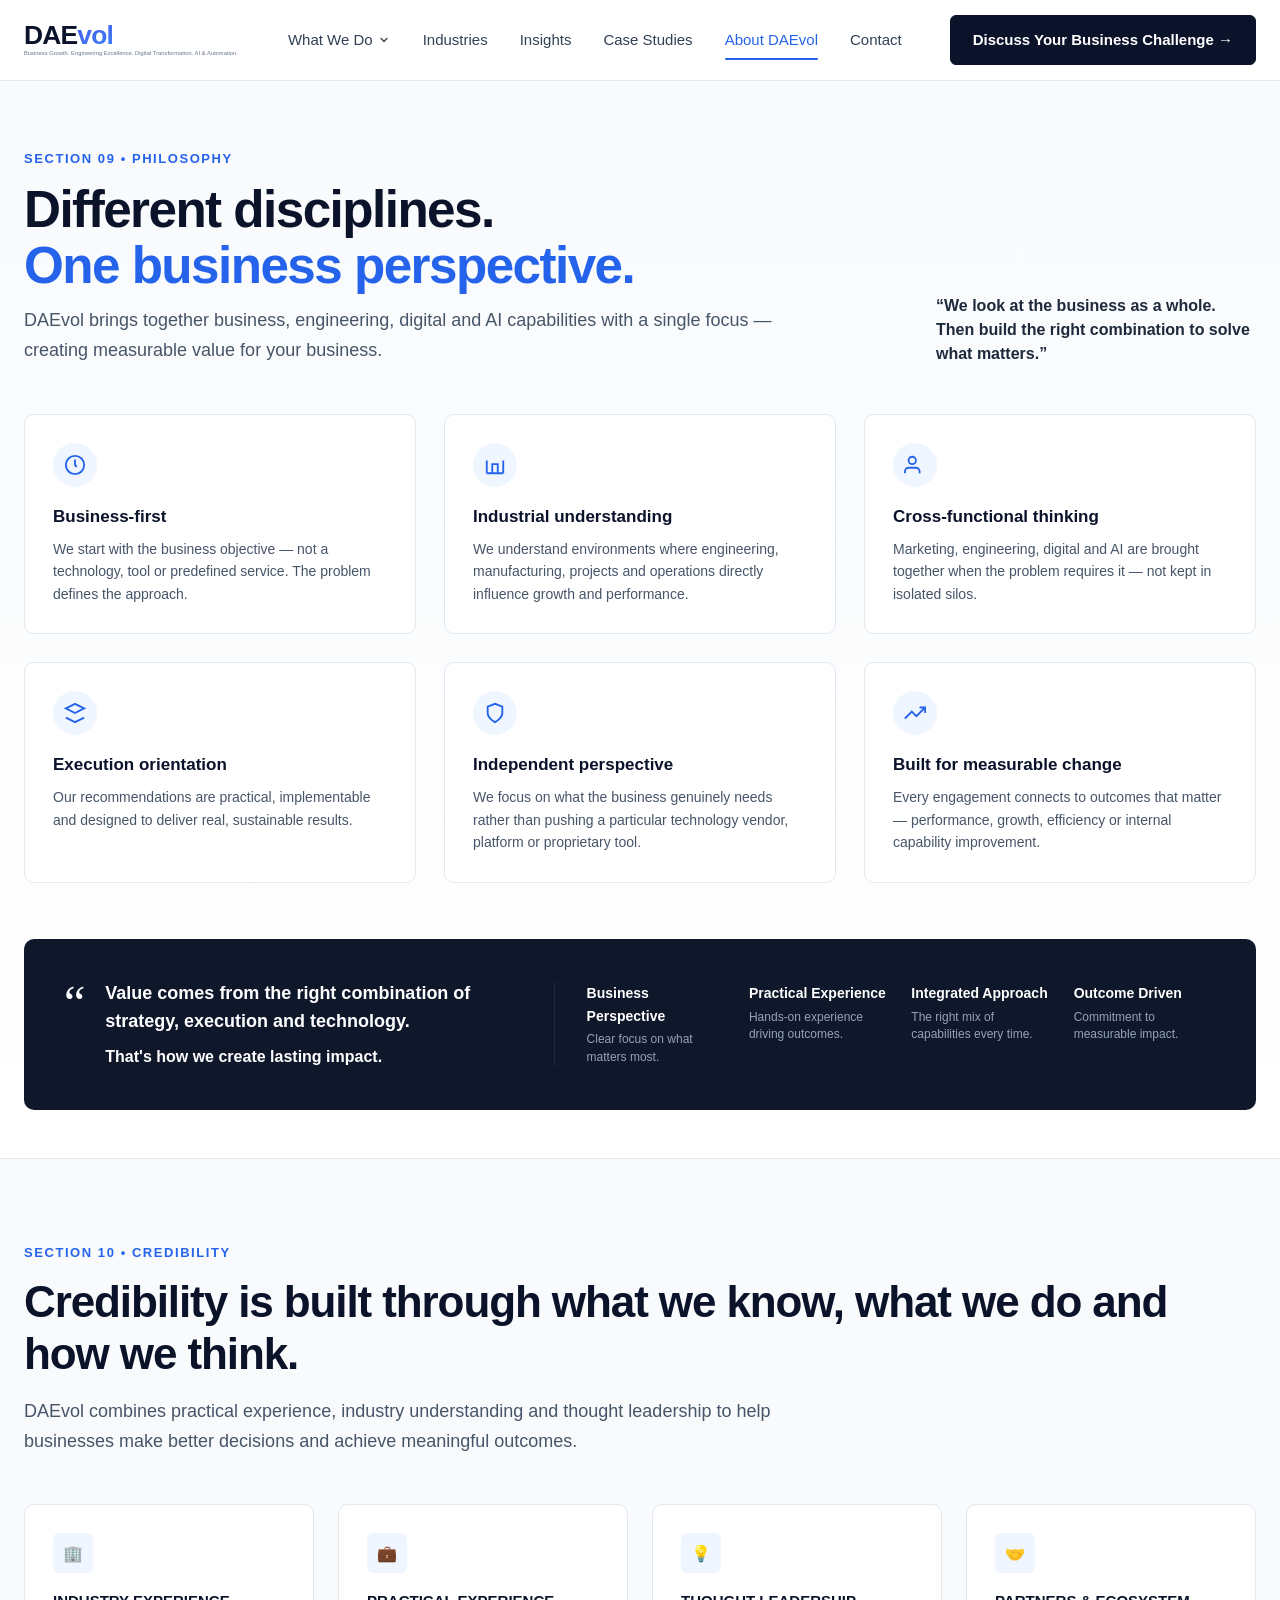
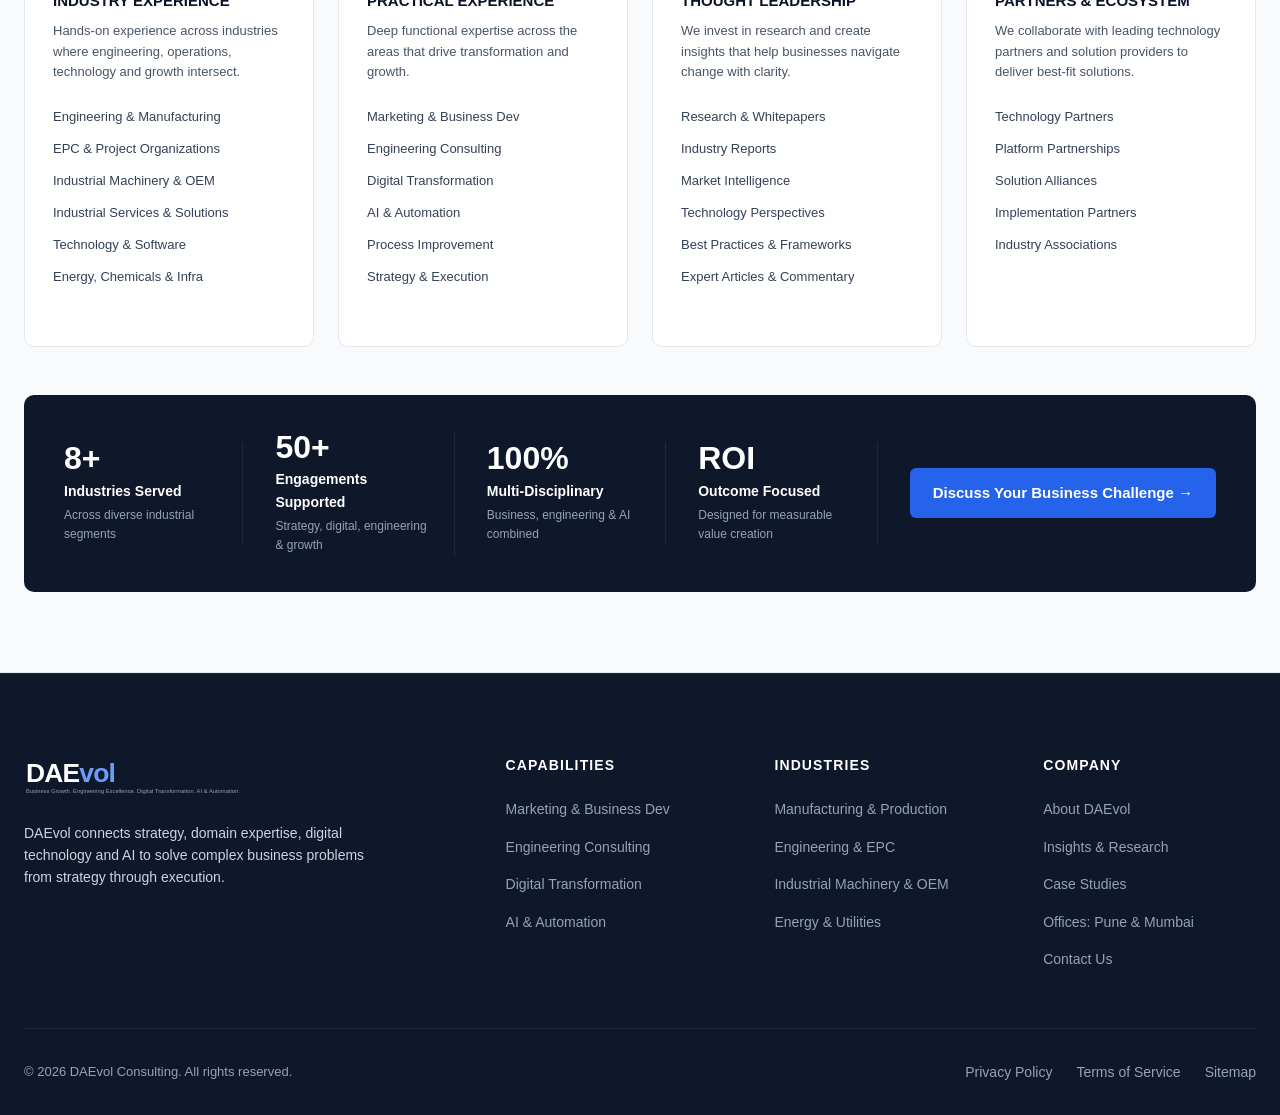
<file: about.html>
<!DOCTYPE html>
<html lang="en">
<head>
  <meta charset="UTF-8">
  <meta name="viewport" content="width=device-width, initial-scale=1.0">
  <title>About DAEvol | Different Disciplines. One Business Perspective.</title>
  
  <meta name="description" content="DAEvol brings together business, engineering, digital and AI capabilities with a single focus — creating measurable value for your business. Practical experience, industrial understanding, independent perspective.">
  <meta name="keywords" content="about DAEvol, engineering consulting leadership, industrial advisory, digital strategy consultants, Pune Mumbai consulting firm">
  <meta name="robots" content="index, follow">
  <link rel="canonical" href="https://www.daevol.com/about.html">

  <meta property="og:type" content="website">
  <meta property="og:url" content="https://www.daevol.com/about.html">
  <meta property="og:title" content="About DAEvol | Business &amp; Engineering Consulting">
  <meta property="og:description" content="We look at the business as a whole. Then build the right combination to solve what matters.">
  <meta property="og:image" content="https://www.daevol.com/images/daevol-logo.svg">

  <link rel="icon" type="image/svg+xml" href="images/favicon.svg">
  <link rel="stylesheet" href="css/style.css">
</head>
<body>

  <!-- Top Navigation Header -->
  <header class="header">
    <div class="container nav-container">
      <a href="index.html" class="brand-logo" aria-label="DAEvol Home">
        <img src="images/daevol-logo.svg" alt="DAEvol" width="220" height="48">
      </a>

      <nav class="nav-menu" aria-label="Main Navigation">
        <div class="nav-dropdown">
          <a href="services.html" class="nav-link dropdown-trigger">
            What We Do
            <svg class="dropdown-chevron" viewBox="0 0 20 20" fill="currentColor">
              <path fill-rule="evenodd" d="M5.293 7.293a1 1 0 011.414 0L10 10.586l3.293-3.293a1 1 0 111.414 1.414l-4 4a1 1 0 01-1.414 0l-4-4a1 1 0 010-1.414z" clip-rule="evenodd"/>
            </svg>
          </a>
          <div class="dropdown-menu">
            <a href="services.html#marketing" class="dropdown-item">
              <span class="dropdown-title">Marketing &amp; Business Development</span>
              <span class="dropdown-desc">Build the market. Create demand. Develop pipeline.</span>
            </a>
            <a href="services.html#engineering" class="dropdown-item">
              <span class="dropdown-title">Engineering Consulting</span>
              <span class="dropdown-desc">Improve engineering. Digitize processes. Strengthen execution.</span>
            </a>
            <a href="services.html#digital" class="dropdown-item">
              <span class="dropdown-title">Digital Transformation</span>
              <span class="dropdown-desc">Connect processes, systems and info across business.</span>
            </a>
            <a href="services.html#ai" class="dropdown-item">
              <span class="dropdown-title">AI &amp; Automation</span>
              <span class="dropdown-desc">Apply AI where it can augment people and execution.</span>
            </a>
          </div>
        </div>

        <a href="industries.html" class="nav-link">Industries</a>
        <a href="insights.html" class="nav-link">Insights</a>
        <a href="case-studies.html" class="nav-link">Case Studies</a>
        <a href="about.html" class="nav-link active">About DAEvol</a>
        <a href="contact.html" class="nav-link">Contact</a>
      </nav>

      <div class="nav-cta">
        <a href="#discovery" data-open-modal="discovery" class="btn btn-primary">
          Discuss Your Business Challenge &rarr;
        </a>
      </div>

      <button class="mobile-toggle" aria-label="Toggle navigation menu">&#9776;</button>
    </div>
  </header>

  <main>
    <!-- Section 09: Different disciplines. One business perspective. -->
    <section class="section" style="padding: 4rem 0 3rem; background: linear-gradient(180deg, #F8FAFC 0%, #FFFFFF 100%);">
      <div class="container">
        <span class="section-tag">SECTION 09 &bull; PHILOSOPHY</span>
        <div style="display:flex; justify-content:space-between; align-items:flex-end; flex-wrap:wrap; gap:1.5rem; margin-bottom:1.5rem;">
          <div>
            <h1 class="hero-title" style="margin-bottom:0.75rem;">
              Different disciplines.<br>
              <span class="text-blue">One business perspective.</span>
            </h1>
            <p class="section-subtitle">
              DAEvol brings together business, engineering, digital and AI capabilities with a single focus &mdash; creating measurable value for your business.
            </p>
          </div>
          <div style="max-width:320px; font-weight:600; color:#1E293B; line-height:1.5; font-size:1rem;">
            &ldquo;We look at the business as a whole. Then build the right combination to solve what matters.&rdquo;
          </div>
        </div>

        <!-- 6 Principles Grid -->
        <div class="principles-6-grid">
          <!-- 1 Business-first -->
          <div class="principle-card">
            <div class="principle-icon">
              <svg width="22" height="22" viewBox="0 0 24 24" fill="none" stroke="currentColor" stroke-width="2"><circle cx="12" cy="12" r="10"></circle><polyline points="12 6 12 12 14 14"></polyline></svg>
            </div>
            <h2 class="principle-title">Business-first</h2>
            <p class="principle-desc">We start with the business objective &mdash; not a technology, tool or predefined service. The problem defines the approach.</p>
          </div>

          <!-- 2 Industrial understanding -->
          <div class="principle-card">
            <div class="principle-icon">
              <svg width="22" height="22" viewBox="0 0 24 24" fill="none" stroke="currentColor" stroke-width="2"><path d="M3 21h18M3 7v14M21 7v14M9 21V11h6v10"></path></svg>
            </div>
            <h2 class="principle-title">Industrial understanding</h2>
            <p class="principle-desc">We understand environments where engineering, manufacturing, projects and operations directly influence growth and performance.</p>
          </div>

          <!-- 3 Cross-functional thinking -->
          <div class="principle-card">
            <div class="principle-icon">
              <svg width="22" height="22" viewBox="0 0 24 24" fill="none" stroke="currentColor" stroke-width="2"><path d="M17 21v-2a4 4 0 0 0-4-4H5a4 4 0 0 0-4 4v2"></path><circle cx="9" cy="7" r="4"></circle></svg>
            </div>
            <h2 class="principle-title">Cross-functional thinking</h2>
            <p class="principle-desc">Marketing, engineering, digital and AI are brought together when the problem requires it &mdash; not kept in isolated silos.</p>
          </div>

          <!-- 4 Execution orientation -->
          <div class="principle-card">
            <div class="principle-icon">
              <svg width="22" height="22" viewBox="0 0 24 24" fill="none" stroke="currentColor" stroke-width="2"><polygon points="12 2 2 7 12 12 22 7 12 2"></polygon><polyline points="2 17 12 22 22 17"></polyline></svg>
            </div>
            <h2 class="principle-title">Execution orientation</h2>
            <p class="principle-desc">Our recommendations are practical, implementable and designed to deliver real, sustainable results.</p>
          </div>

          <!-- 5 Independent perspective -->
          <div class="principle-card">
            <div class="principle-icon">
              <svg width="22" height="22" viewBox="0 0 24 24" fill="none" stroke="currentColor" stroke-width="2"><path d="M12 22s8-4 8-10V5l-8-3-8 3v7c0 6 8 10 8 10z"></path></svg>
            </div>
            <h2 class="principle-title">Independent perspective</h2>
            <p class="principle-desc">We focus on what the business genuinely needs rather than pushing a particular technology vendor, platform or proprietary tool.</p>
          </div>

          <!-- 6 Built for measurable change -->
          <div class="principle-card">
            <div class="principle-icon">
              <svg width="22" height="22" viewBox="0 0 24 24" fill="none" stroke="currentColor" stroke-width="2"><polyline points="23 6 13.5 15.5 8.5 10.5 1 18"></polyline><polyline points="17 6 23 6 23 12"></polyline></svg>
            </div>
            <h2 class="principle-title">Built for measurable change</h2>
            <p class="principle-desc">Every engagement connects to outcomes that matter &mdash; performance, growth, efficiency or internal capability improvement.</p>
          </div>
        </div>

        <!-- Quote & Banner -->
        <div class="quote-box" style="margin-top:3.5rem;">
          <div class="quote-left">
            <span class="quote-mark">&ldquo;</span>
            <div>
              <p class="quote-text">Value comes from the right combination of strategy, execution and technology.</p>
              <span class="quote-highlight">That's how we create lasting impact.</span>
            </div>
          </div>
          <div class="quote-pillars">
            <div>
              <h4 class="q-pillar-title">Business Perspective</h4>
              <p class="q-pillar-desc">Clear focus on what matters most.</p>
            </div>
            <div>
              <h4 class="q-pillar-title">Practical Experience</h4>
              <p class="q-pillar-desc">Hands-on experience driving outcomes.</p>
            </div>
            <div>
              <h4 class="q-pillar-title">Integrated Approach</h4>
              <p class="q-pillar-desc">The right mix of capabilities every time.</p>
            </div>
            <div>
              <h4 class="q-pillar-title">Outcome Driven</h4>
              <p class="q-pillar-desc">Commitment to measurable impact.</p>
            </div>
          </div>
        </div>
      </div>
    </section>

    <!-- Section 10: Credibility & Proof -->
    <section class="section section-bg-slate" id="credibility">
      <div class="container">
        <span class="section-tag">SECTION 10 &bull; CREDIBILITY</span>
        <h2 class="section-title">Credibility is built through what we know, what we do and how we think.</h2>
        <p class="section-subtitle">
          DAEvol combines practical experience, industry understanding and thought leadership to help businesses make better decisions and achieve meaningful outcomes.
        </p>

        <div class="credibility-4-grid">
          <div class="cred-card">
            <div class="cred-icon">&#127970;</div>
            <h3 class="cred-title">INDUSTRY EXPERIENCE</h3>
            <p class="cred-desc">Hands-on experience across industries where engineering, operations, technology and growth intersect.</p>
            <ul class="cred-list">
              <li>Engineering &amp; Manufacturing</li>
              <li>EPC &amp; Project Organizations</li>
              <li>Industrial Machinery &amp; OEM</li>
              <li>Industrial Services &amp; Solutions</li>
              <li>Technology &amp; Software</li>
              <li>Energy, Chemicals &amp; Infra</li>
            </ul>
          </div>

          <div class="cred-card">
            <div class="cred-icon">&#128188;</div>
            <h3 class="cred-title">PRACTICAL EXPERIENCE</h3>
            <p class="cred-desc">Deep functional expertise across the areas that drive transformation and growth.</p>
            <ul class="cred-list">
              <li>Marketing &amp; Business Dev</li>
              <li>Engineering Consulting</li>
              <li>Digital Transformation</li>
              <li>AI &amp; Automation</li>
              <li>Process Improvement</li>
              <li>Strategy &amp; Execution</li>
            </ul>
          </div>

          <div class="cred-card">
            <div class="cred-icon">&#128161;</div>
            <h3 class="cred-title">THOUGHT LEADERSHIP</h3>
            <p class="cred-desc">We invest in research and create insights that help businesses navigate change with clarity.</p>
            <ul class="cred-list">
              <li>Research &amp; Whitepapers</li>
              <li>Industry Reports</li>
              <li>Market Intelligence</li>
              <li>Technology Perspectives</li>
              <li>Best Practices &amp; Frameworks</li>
              <li>Expert Articles &amp; Commentary</li>
            </ul>
          </div>

          <div class="cred-card" id="ecosystem">
            <div class="cred-icon">&#129309;</div>
            <h3 class="cred-title">PARTNERS &amp; ECOSYSTEM</h3>
            <p class="cred-desc">We collaborate with leading technology partners and solution providers to deliver best-fit solutions.</p>
            <ul class="cred-list">
              <li>Technology Partners</li>
              <li>Platform Partnerships</li>
              <li>Solution Alliances</li>
              <li>Implementation Partners</li>
              <li>Industry Associations</li>
            </ul>
          </div>
        </div>

        <!-- Credibility Stats -->
        <div class="stats-ribbon" style="margin-top:3rem;">
          <div class="stat-item">
            <div class="stat-number">8+</div>
            <div class="stat-label">Industries Served</div>
            <div class="stat-sub">Across diverse industrial segments</div>
          </div>
          <div class="stat-item">
            <div class="stat-number">50+</div>
            <div class="stat-label">Engagements Supported</div>
            <div class="stat-sub">Strategy, digital, engineering &amp; growth</div>
          </div>
          <div class="stat-item">
            <div class="stat-number">100%</div>
            <div class="stat-label">Multi-Disciplinary</div>
            <div class="stat-sub">Business, engineering &amp; AI combined</div>
          </div>
          <div class="stat-item">
            <div class="stat-number">ROI</div>
            <div class="stat-label">Outcome Focused</div>
            <div class="stat-sub">Designed for measurable value creation</div>
          </div>
          <div>
            <a href="#discovery" data-open-modal="discovery" class="btn btn-blue">
              Discuss Your Business Challenge &rarr;
            </a>
          </div>
        </div>
      </div>
    </section>
  </main>

  <!-- Global Footer -->
  <footer class="footer">
    <div class="container">
      <div class="footer-top-grid">
        <div class="footer-brand-col">
          <img src="images/daevol-logo-light.svg" alt="DAEvol Logo" class="footer-logo" width="220" height="48">
          <p class="footer-bio">
            DAEvol connects strategy, domain expertise, digital technology and AI to solve complex business problems from strategy through execution.
          </p>
        </div>
        <div>
          <h4 class="footer-heading">Capabilities</h4>
          <ul class="footer-links-list">
            <li><a href="services.html#marketing" class="footer-link">Marketing &amp; Business Dev</a></li>
            <li><a href="services.html#engineering" class="footer-link">Engineering Consulting</a></li>
            <li><a href="services.html#digital" class="footer-link">Digital Transformation</a></li>
            <li><a href="services.html#ai" class="footer-link">AI &amp; Automation</a></li>
          </ul>
        </div>
        <div>
          <h4 class="footer-heading">Industries</h4>
          <ul class="footer-links-list">
            <li><a href="industries.html#manufacturing" class="footer-link">Manufacturing &amp; Production</a></li>
            <li><a href="industries.html#epc" class="footer-link">Engineering &amp; EPC</a></li>
            <li><a href="industries.html#machinery" class="footer-link">Industrial Machinery &amp; OEM</a></li>
            <li><a href="industries.html#energy" class="footer-link">Energy &amp; Utilities</a></li>
          </ul>
        </div>
        <div>
          <h4 class="footer-heading">Company</h4>
          <ul class="footer-links-list">
            <li><a href="about.html" class="footer-link">About DAEvol</a></li>
            <li><a href="insights.html" class="footer-link">Insights &amp; Research</a></li>
            <li><a href="case-studies.html" class="footer-link">Case Studies</a></li>
            <li><a href="contact.html" class="footer-link">Offices: Pune &amp; Mumbai</a></li>
            <li><a href="contact.html" class="footer-link">Contact Us</a></li>
          </ul>
        </div>
      </div>
      <div class="footer-bottom">
        <div>&copy; 2026 DAEvol Consulting. All rights reserved.</div>
        <div style="display:flex; gap:1.5rem;">
          <a href="#" class="footer-link">Privacy Policy</a>
          <a href="#" class="footer-link">Terms of Service</a>
          <a href="sitemap.xml" class="footer-link">Sitemap</a>
        </div>
      </div>
    </div>
  </footer>

  <!-- 30-Minute Discovery Call Modal -->
  <div class="modal-overlay" id="discoveryModal" role="dialog" aria-modal="true" aria-labelledby="modalTitle">
    <div class="modal-dialog">
      <button class="modal-close-btn" data-close-modal aria-label="Close modal">&times;</button>
      <span class="call-card-badge" style="margin-bottom:0.5rem;">&#128197; 30-Minute Consultation</span>
      <h3 class="section-title" id="modalTitle" style="font-size:1.5rem; margin-bottom:0.5rem;">Schedule Your Discovery Call</h3>
      <p style="font-size:0.875rem; color:#64748B; margin-bottom:1.5rem;">
        Let's discuss your current business challenges and explore how DAEvol can create measurable value.
      </p>

      <form data-ajax-form>
        <div class="form-group">
          <label class="form-label" for="discName">Your Full Name *</label>
          <input type="text" id="discName" class="form-input" required placeholder="e.g. Rahul Sharma">
        </div>
        <div class="form-group">
          <label class="form-label" for="discEmail">Business Email *</label>
          <input type="email" id="discEmail" class="form-input" required placeholder="e.g. rahul@company.com">
        </div>
        <div class="form-group">
          <label class="form-label" for="discCompany">Company Name *</label>
          <input type="text" id="discCompany" class="form-input" required placeholder="e.g. Apex Industries">
        </div>
        <button type="submit" class="btn btn-blue" style="width:100%; justify-content:center; padding:0.875rem;">
          Confirm Discovery Call Request &rarr;
        </button>
      </form>
    </div>
  </div>

  <script src="js/main.js"></script>
</body>
</html>
</file>
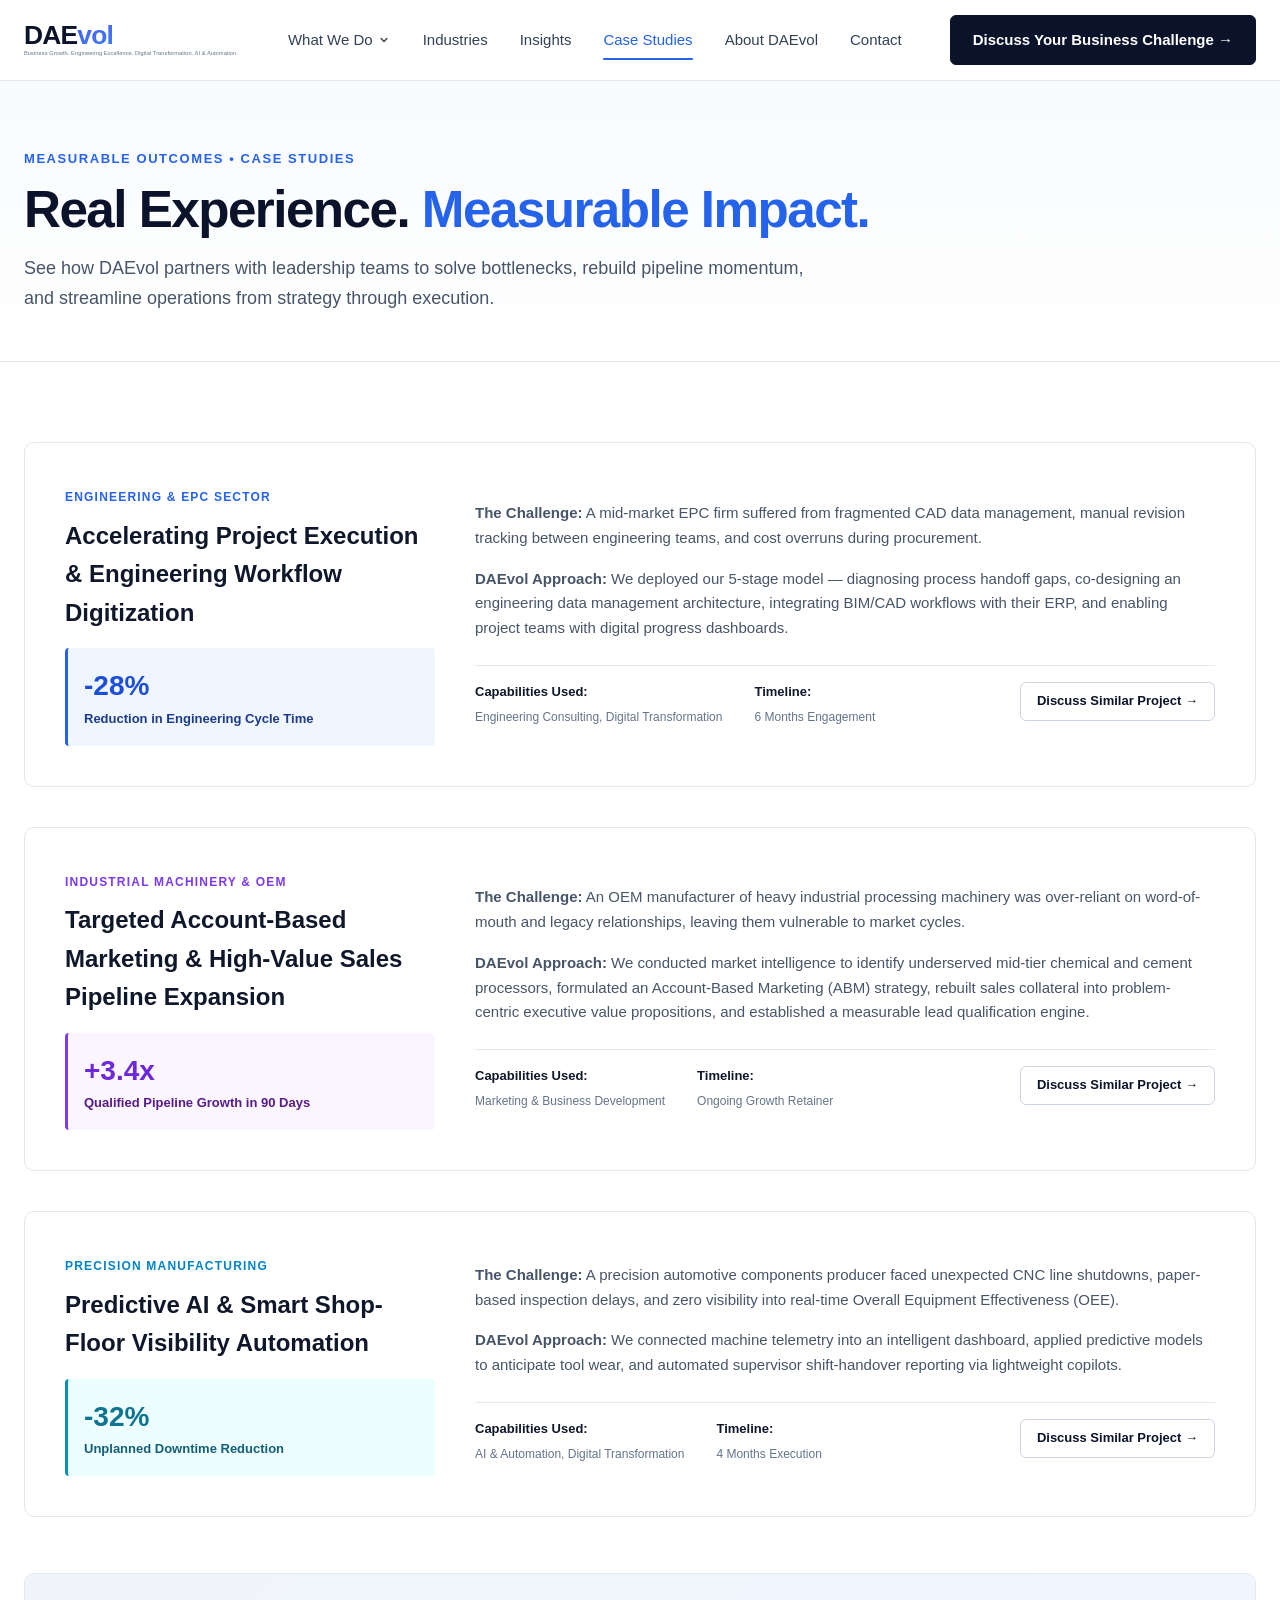
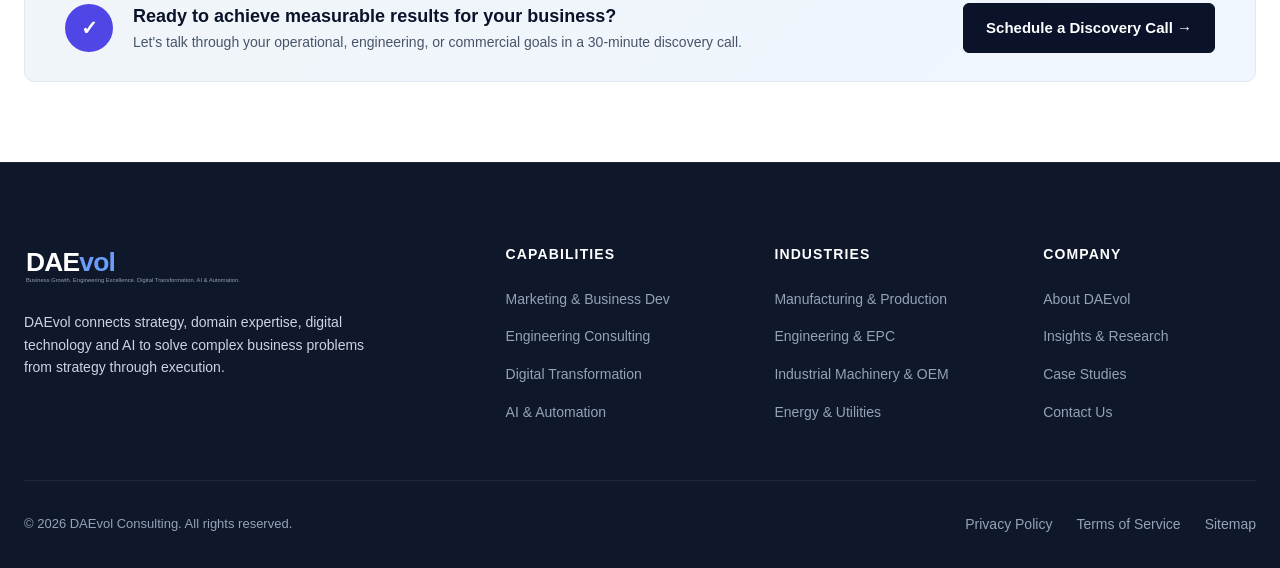
<file: case-studies.html>
<!DOCTYPE html>
<html lang="en">
<head>
  <meta charset="UTF-8">
  <meta name="viewport" content="width=device-width, initial-scale=1.0">
  <title>Case Studies &amp; Outcomes | DAEvol Consulting</title>
  
  <meta name="description" content="Explore real-world client engagements and measurable outcomes delivered by DAEvol across manufacturing, EPC, heavy machinery, and industrial technology.">
  <meta name="keywords" content="DAEvol case studies, industrial case studies, manufacturing turnaround, EPC digitization, industrial B2B growth results">
  <meta name="robots" content="index, follow">
  <link rel="canonical" href="https://www.daevol.com/case-studies.html">

  <meta property="og:type" content="website">
  <meta property="og:url" content="https://www.daevol.com/case-studies.html">
  <meta property="og:title" content="Case Studies &amp; Client Outcomes | DAEvol">
  <meta property="og:description" content="Measurable business impact delivered through strategy, engineering excellence, digitalization, and AI.">
  <meta property="og:image" content="https://www.daevol.com/images/daevol-logo.svg">

  <link rel="icon" type="image/svg+xml" href="images/favicon.svg">
  <link rel="stylesheet" href="css/style.css">
</head>
<body>

  <!-- Top Navigation Header -->
  <header class="header">
    <div class="container nav-container">
      <a href="index.html" class="brand-logo" aria-label="DAEvol Home">
        <img src="images/daevol-logo.svg" alt="DAEvol" width="220" height="48">
      </a>

      <nav class="nav-menu" aria-label="Main Navigation">
        <div class="nav-dropdown">
          <a href="services.html" class="nav-link dropdown-trigger">
            What We Do
            <svg class="dropdown-chevron" viewBox="0 0 20 20" fill="currentColor">
              <path fill-rule="evenodd" d="M5.293 7.293a1 1 0 011.414 0L10 10.586l3.293-3.293a1 1 0 111.414 1.414l-4 4a1 1 0 01-1.414 0l-4-4a1 1 0 010-1.414z" clip-rule="evenodd"/>
            </svg>
          </a>
          <div class="dropdown-menu">
            <a href="services.html#marketing" class="dropdown-item">
              <span class="dropdown-title">Marketing &amp; Business Development</span>
              <span class="dropdown-desc">Build the market. Create demand. Develop pipeline.</span>
            </a>
            <a href="services.html#engineering" class="dropdown-item">
              <span class="dropdown-title">Engineering Consulting</span>
              <span class="dropdown-desc">Improve engineering. Digitize processes. Strengthen execution.</span>
            </a>
            <a href="services.html#digital" class="dropdown-item">
              <span class="dropdown-title">Digital Transformation</span>
              <span class="dropdown-desc">Connect processes, systems and info across business.</span>
            </a>
            <a href="services.html#ai" class="dropdown-item">
              <span class="dropdown-title">AI &amp; Automation</span>
              <span class="dropdown-desc">Apply AI where it can augment people and execution.</span>
            </a>
          </div>
        </div>

        <a href="industries.html" class="nav-link">Industries</a>
        <a href="insights.html" class="nav-link">Insights</a>
        <a href="case-studies.html" class="nav-link active">Case Studies</a>
        <a href="about.html" class="nav-link">About DAEvol</a>
        <a href="contact.html" class="nav-link">Contact</a>
      </nav>

      <div class="nav-cta">
        <a href="#discovery" data-open-modal="discovery" class="btn btn-primary">
          Discuss Your Business Challenge &rarr;
        </a>
      </div>

      <button class="mobile-toggle" aria-label="Toggle navigation menu">&#9776;</button>
    </div>
  </header>

  <main>
    <section class="section" style="padding: 4rem 0 3rem; background: linear-gradient(180deg, #F8FAFC 0%, #FFFFFF 100%); border-bottom: 1px solid #E2E8F0;">
      <div class="container">
        <span class="section-tag">MEASURABLE OUTCOMES &bull; CASE STUDIES</span>
        <h1 class="hero-title" style="margin-bottom: 1rem;">
          Real Experience. <span class="text-blue">Measurable Impact.</span>
        </h1>
        <p class="section-subtitle">
          See how DAEvol partners with leadership teams to solve bottlenecks, rebuild pipeline momentum, and streamline operations from strategy through execution.
        </p>
      </div>
    </section>

    <!-- Case Studies List -->
    <section class="section">
      <div class="container">
        <div style="display:flex; flex-direction:column; gap:2.5rem;">
          
          <!-- Case Study 1 -->
          <div class="cap-card" style="padding:2.5rem; display:grid; grid-template-columns:1fr 2fr; gap:2.5rem; align-items:center;">
            <div>
              <span style="font-size:0.75rem; font-weight:800; color:#2563EB; letter-spacing:0.1em; text-transform:uppercase;">Engineering &amp; EPC Sector</span>
              <h2 style="font-size:1.5rem; font-weight:800; color:#0F172A; margin:0.5rem 0 1rem;">Accelerating Project Execution &amp; Engineering Workflow Digitization</h2>
              <div style="background:#EFF6FF; border-left:3px solid #2563EB; padding:1rem; border-radius:4px;">
                <div style="font-size:1.75rem; font-weight:900; color:#1D4ED8;">-28%</div>
                <div style="font-size:0.8125rem; font-weight:700; color:#1E3A8A;">Reduction in Engineering Cycle Time</div>
              </div>
            </div>
            <div>
              <p style="font-size:0.9375rem; color:#475569; line-height:1.65; margin-bottom:1rem;">
                <strong>The Challenge:</strong> A mid-market EPC firm suffered from fragmented CAD data management, manual revision tracking between engineering teams, and cost overruns during procurement.
              </p>
              <p style="font-size:0.9375rem; color:#475569; line-height:1.65; margin-bottom:1.5rem;">
                <strong>DAEvol Approach:</strong> We deployed our 5-stage model &mdash; diagnosing process handoff gaps, co-designing an engineering data management architecture, integrating BIM/CAD workflows with their ERP, and enabling project teams with digital progress dashboards.
              </p>
              <div style="display:flex; gap:2rem; flex-wrap:wrap; border-top:1px solid #E2E8F0; padding-top:1rem;">
                <div>
                  <span style="font-size:0.8125rem; font-weight:700; color:#0F172A; display:block;">Capabilities Used:</span>
                  <span style="font-size:0.75rem; color:#64748B;">Engineering Consulting, Digital Transformation</span>
                </div>
                <div>
                  <span style="font-size:0.8125rem; font-weight:700; color:#0F172A; display:block;">Timeline:</span>
                  <span style="font-size:0.75rem; color:#64748B;">6 Months Engagement</span>
                </div>
                <div style="margin-left:auto;">
                  <a href="#discovery" data-open-modal="discovery" class="btn btn-secondary" style="font-size:0.8125rem; padding:0.5rem 1rem;">Discuss Similar Project &rarr;</a>
                </div>
              </div>
            </div>
          </div>

          <!-- Case Study 2 -->
          <div class="cap-card" style="padding:2.5rem; display:grid; grid-template-columns:1fr 2fr; gap:2.5rem; align-items:center;">
            <div>
              <span style="font-size:0.75rem; font-weight:800; color:#7C3AED; letter-spacing:0.1em; text-transform:uppercase;">Industrial Machinery &amp; OEM</span>
              <h2 style="font-size:1.5rem; font-weight:800; color:#0F172A; margin:0.5rem 0 1rem;">Targeted Account-Based Marketing &amp; High-Value Sales Pipeline Expansion</h2>
              <div style="background:#FAF5FF; border-left:3px solid #7C3AED; padding:1rem; border-radius:4px;">
                <div style="font-size:1.75rem; font-weight:900; color:#6D28D9;">+3.4x</div>
                <div style="font-size:0.8125rem; font-weight:700; color:#581C87;">Qualified Pipeline Growth in 90 Days</div>
              </div>
            </div>
            <div>
              <p style="font-size:0.9375rem; color:#475569; line-height:1.65; margin-bottom:1rem;">
                <strong>The Challenge:</strong> An OEM manufacturer of heavy industrial processing machinery was over-reliant on word-of-mouth and legacy relationships, leaving them vulnerable to market cycles.
              </p>
              <p style="font-size:0.9375rem; color:#475569; line-height:1.65; margin-bottom:1.5rem;">
                <strong>DAEvol Approach:</strong> We conducted market intelligence to identify underserved mid-tier chemical and cement processors, formulated an Account-Based Marketing (ABM) strategy, rebuilt sales collateral into problem-centric executive value propositions, and established a measurable lead qualification engine.
              </p>
              <div style="display:flex; gap:2rem; flex-wrap:wrap; border-top:1px solid #E2E8F0; padding-top:1rem;">
                <div>
                  <span style="font-size:0.8125rem; font-weight:700; color:#0F172A; display:block;">Capabilities Used:</span>
                  <span style="font-size:0.75rem; color:#64748B;">Marketing &amp; Business Development</span>
                </div>
                <div>
                  <span style="font-size:0.8125rem; font-weight:700; color:#0F172A; display:block;">Timeline:</span>
                  <span style="font-size:0.75rem; color:#64748B;">Ongoing Growth Retainer</span>
                </div>
                <div style="margin-left:auto;">
                  <a href="#discovery" data-open-modal="discovery" class="btn btn-secondary" style="font-size:0.8125rem; padding:0.5rem 1rem;">Discuss Similar Project &rarr;</a>
                </div>
              </div>
            </div>
          </div>

          <!-- Case Study 3 -->
          <div class="cap-card" style="padding:2.5rem; display:grid; grid-template-columns:1fr 2fr; gap:2.5rem; align-items:center;">
            <div>
              <span style="font-size:0.75rem; font-weight:800; color:#0284C7; letter-spacing:0.1em; text-transform:uppercase;">Precision Manufacturing</span>
              <h2 style="font-size:1.5rem; font-weight:800; color:#0F172A; margin:0.5rem 0 1rem;">Predictive AI &amp; Smart Shop-Floor Visibility Automation</h2>
              <div style="background:#ECFEFF; border-left:3px solid #0891B2; padding:1rem; border-radius:4px;">
                <div style="font-size:1.75rem; font-weight:900; color:#0E7490;">-32%</div>
                <div style="font-size:0.8125rem; font-weight:700; color:#155E75;">Unplanned Downtime Reduction</div>
              </div>
            </div>
            <div>
              <p style="font-size:0.9375rem; color:#475569; line-height:1.65; margin-bottom:1rem;">
                <strong>The Challenge:</strong> A precision automotive components producer faced unexpected CNC line shutdowns, paper-based inspection delays, and zero visibility into real-time Overall Equipment Effectiveness (OEE).
              </p>
              <p style="font-size:0.9375rem; color:#475569; line-height:1.65; margin-bottom:1.5rem;">
                <strong>DAEvol Approach:</strong> We connected machine telemetry into an intelligent dashboard, applied predictive models to anticipate tool wear, and automated supervisor shift-handover reporting via lightweight copilots.
              </p>
              <div style="display:flex; gap:2rem; flex-wrap:wrap; border-top:1px solid #E2E8F0; padding-top:1rem;">
                <div>
                  <span style="font-size:0.8125rem; font-weight:700; color:#0F172A; display:block;">Capabilities Used:</span>
                  <span style="font-size:0.75rem; color:#64748B;">AI &amp; Automation, Digital Transformation</span>
                </div>
                <div>
                  <span style="font-size:0.8125rem; font-weight:700; color:#0F172A; display:block;">Timeline:</span>
                  <span style="font-size:0.75rem; color:#64748B;">4 Months Execution</span>
                </div>
                <div style="margin-left:auto;">
                  <a href="#discovery" data-open-modal="discovery" class="btn btn-secondary" style="font-size:0.8125rem; padding:0.5rem 1rem;">Discuss Similar Project &rarr;</a>
                </div>
              </div>
            </div>
          </div>
        </div>

        <!-- Conversion Ribbon -->
        <div class="problem-banner" style="margin-top:3.5rem;">
          <div class="banner-left">
            <div class="banner-icon">✓</div>
            <div>
              <h3 class="banner-title">Ready to achieve measurable results for your business?</h3>
              <p class="banner-sub">Let's talk through your operational, engineering, or commercial goals in a 30-minute discovery call.</p>
            </div>
          </div>
          <a href="#discovery" data-open-modal="discovery" class="btn btn-primary">
            Schedule a Discovery Call &rarr;
          </a>
        </div>
      </div>
    </section>
  </main>

  <!-- Global Footer -->
  <footer class="footer">
    <div class="container">
      <div class="footer-top-grid">
        <div class="footer-brand-col">
          <img src="images/daevol-logo-light.svg" alt="DAEvol Logo" class="footer-logo" width="220" height="48">
          <p class="footer-bio">
            DAEvol connects strategy, domain expertise, digital technology and AI to solve complex business problems from strategy through execution.
          </p>
        </div>
        <div>
          <h4 class="footer-heading">Capabilities</h4>
          <ul class="footer-links-list">
            <li><a href="services.html#marketing" class="footer-link">Marketing &amp; Business Dev</a></li>
            <li><a href="services.html#engineering" class="footer-link">Engineering Consulting</a></li>
            <li><a href="services.html#digital" class="footer-link">Digital Transformation</a></li>
            <li><a href="services.html#ai" class="footer-link">AI &amp; Automation</a></li>
          </ul>
        </div>
        <div>
          <h4 class="footer-heading">Industries</h4>
          <ul class="footer-links-list">
            <li><a href="industries.html#manufacturing" class="footer-link">Manufacturing &amp; Production</a></li>
            <li><a href="industries.html#epc" class="footer-link">Engineering &amp; EPC</a></li>
            <li><a href="industries.html#machinery" class="footer-link">Industrial Machinery &amp; OEM</a></li>
            <li><a href="industries.html#energy" class="footer-link">Energy &amp; Utilities</a></li>
          </ul>
        </div>
        <div>
          <h4 class="footer-heading">Company</h4>
          <ul class="footer-links-list">
            <li><a href="about.html" class="footer-link">About DAEvol</a></li>
            <li><a href="insights.html" class="footer-link">Insights &amp; Research</a></li>
            <li><a href="case-studies.html" class="footer-link">Case Studies</a></li>
            <li><a href="contact.html" class="footer-link">Contact Us</a></li>
          </ul>
        </div>
      </div>
      <div class="footer-bottom">
        <div>&copy; 2026 DAEvol Consulting. All rights reserved.</div>
        <div style="display:flex; gap:1.5rem;">
          <a href="#" class="footer-link">Privacy Policy</a>
          <a href="#" class="footer-link">Terms of Service</a>
          <a href="sitemap.xml" class="footer-link">Sitemap</a>
        </div>
      </div>
    </div>
  </footer>

  <!-- 30-Minute Discovery Call Modal -->
  <div class="modal-overlay" id="discoveryModal" role="dialog" aria-modal="true" aria-labelledby="modalTitle">
    <div class="modal-dialog">
      <button class="modal-close-btn" data-close-modal aria-label="Close modal">&times;</button>
      <span class="call-card-badge" style="margin-bottom:0.5rem;">&#128197; 30-Minute Consultation</span>
      <h3 class="section-title" id="modalTitle" style="font-size:1.5rem; margin-bottom:0.5rem;">Schedule Your Discovery Call</h3>
      <p style="font-size:0.875rem; color:#64748B; margin-bottom:1.5rem;">
        Let's discuss your current business challenges and explore how DAEvol can create measurable value.
      </p>

      <form data-ajax-form>
        <div class="form-group">
          <label class="form-label" for="discName">Your Full Name *</label>
          <input type="text" id="discName" class="form-input" required placeholder="e.g. Rahul Sharma">
        </div>
        <div class="form-group">
          <label class="form-label" for="discEmail">Business Email *</label>
          <input type="email" id="discEmail" class="form-input" required placeholder="e.g. rahul@company.com">
        </div>
        <div class="form-group">
          <label class="form-label" for="discCompany">Company Name *</label>
          <input type="text" id="discCompany" class="form-input" required placeholder="e.g. Apex Industries">
        </div>
        <button type="submit" class="btn btn-blue" style="width:100%; justify-content:center; padding:0.875rem;">
          Confirm Discovery Call Request &rarr;
        </button>
      </form>
    </div>
  </div>

  <script src="js/main.js"></script>
</body>
</html>
</file>
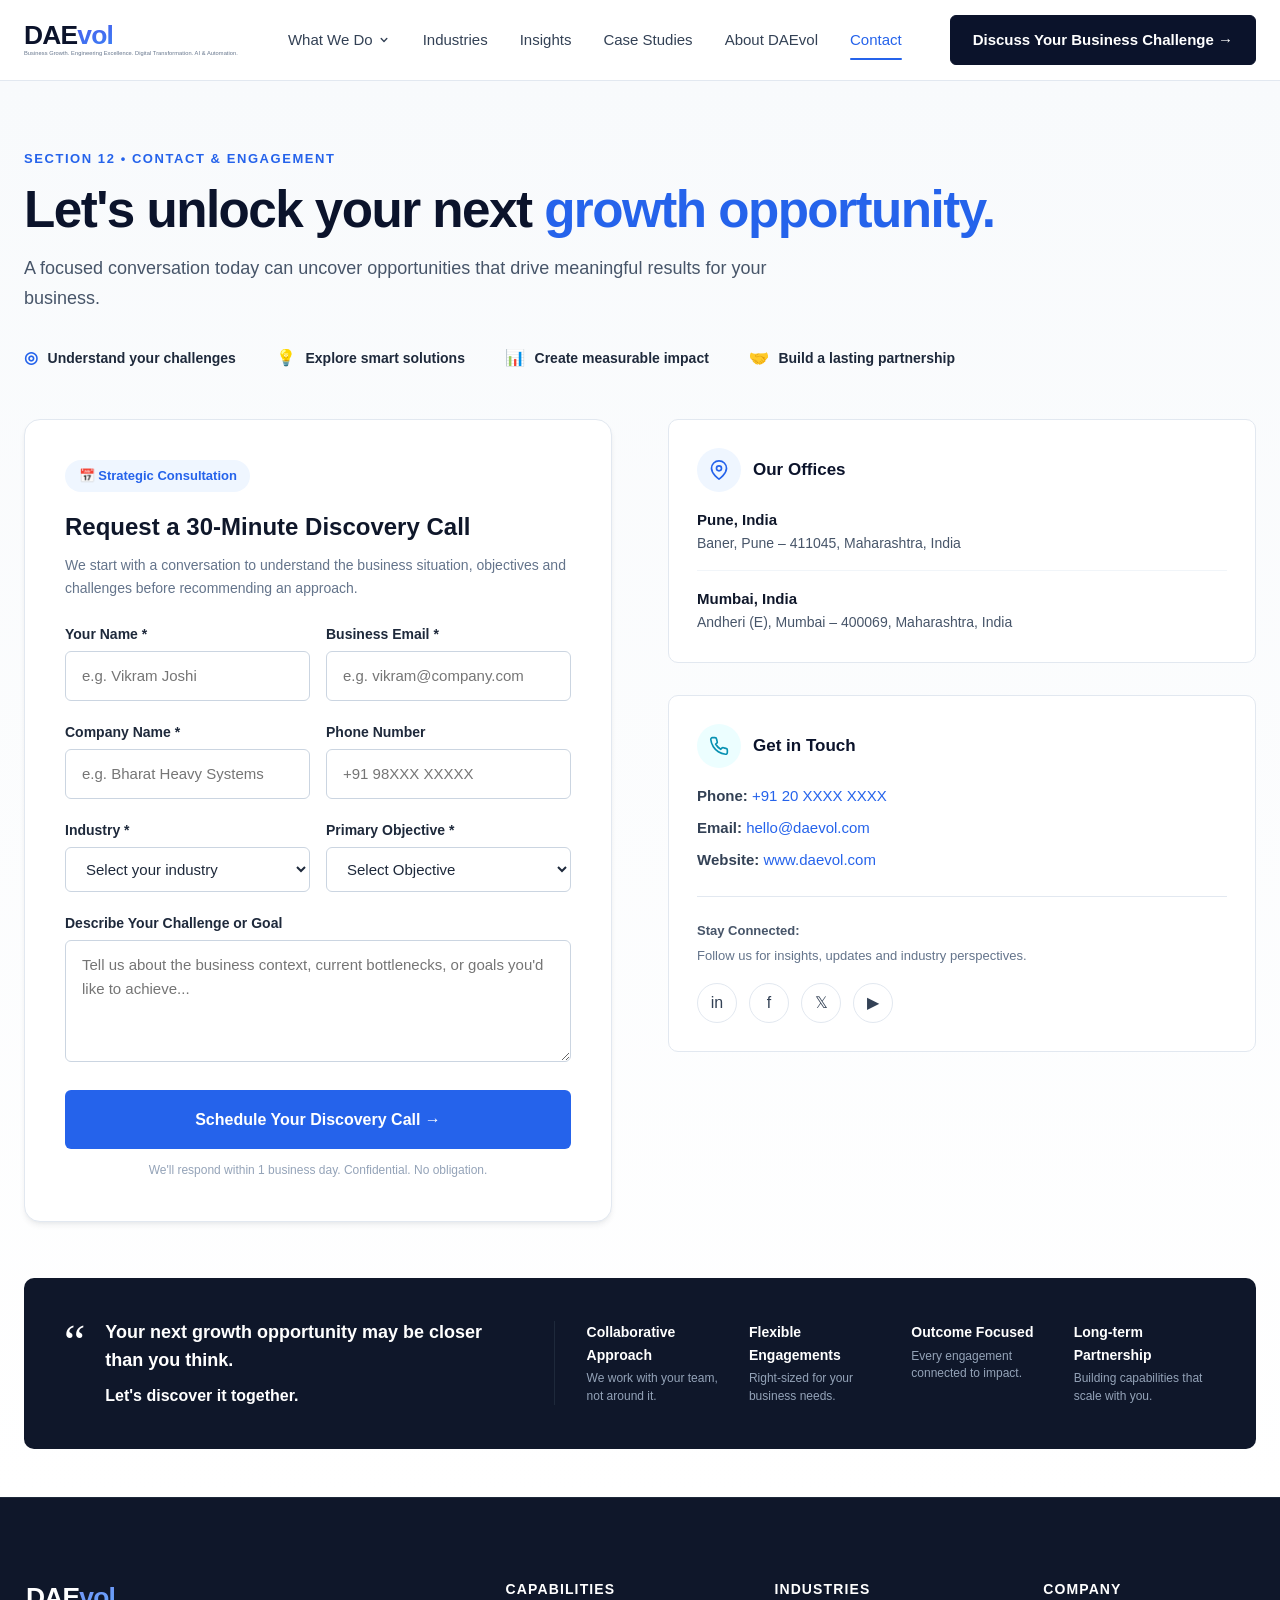
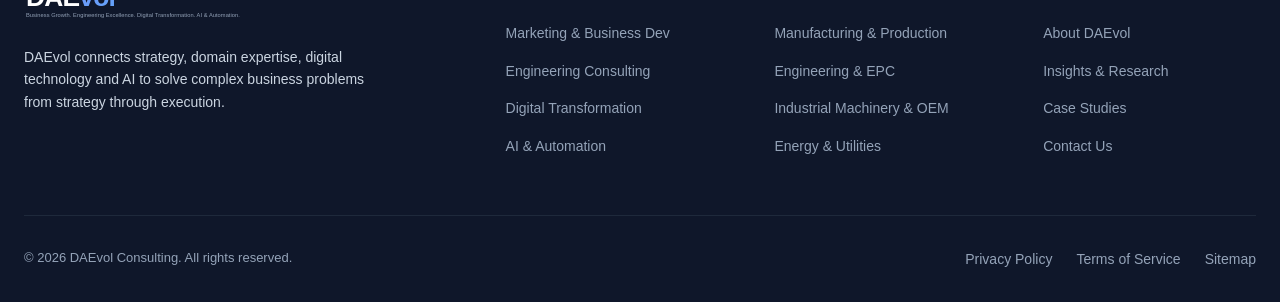
<file: contact.html>
<!DOCTYPE html>
<html lang="en">
<head>
  <meta charset="UTF-8">
  <meta name="viewport" content="width=device-width, initial-scale=1.0">
  <title>Contact &amp; Discovery Call | DAEvol Consulting</title>
  
  <meta name="description" content="Schedule a 30-minute discovery call with DAEvol or contact our offices in Pune and Mumbai. Explore how our business, engineering, and digital expertise can accelerate your growth.">
  <meta name="keywords" content="contact DAEvol, schedule discovery call, industrial consulting Pune, engineering advisory Mumbai, DAEvol email phone">
  <meta name="robots" content="index, follow">
  <link rel="canonical" href="https://www.daevol.com/contact.html">

  <meta property="og:type" content="website">
  <meta property="og:url" content="https://www.daevol.com/contact.html">
  <meta property="og:title" content="Contact &amp; Discovery Call | DAEvol">
  <meta property="og:description" content="Let's unlock your next growth opportunity. A focused conversation today can uncover opportunities that drive meaningful results for your business.">
  <meta property="og:image" content="https://www.daevol.com/images/daevol-logo.svg">

  <link rel="icon" type="image/svg+xml" href="images/favicon.svg">
  <link rel="stylesheet" href="css/style.css">

  <script type="application/ld+json">
  {
    "@context": "https://schema.org",
    "@type": "ContactPage",
    "mainEntity": {
      "@type": "ConsultingService",
      "name": "DAEvol",
      "telephone": "+91 20 XXXX XXXX",
      "email": "hello@daevol.com",
      "address": [
        {
          "@type": "PostalAddress",
          "streetAddress": "Baner",
          "addressLocality": "Pune",
          "postalCode": "411045",
          "addressRegion": "Maharashtra",
          "addressCountry": "IN"
        },
        {
          "@type": "PostalAddress",
          "streetAddress": "Andheri (E)",
          "addressLocality": "Mumbai",
          "postalCode": "400069",
          "addressRegion": "Maharashtra",
          "addressCountry": "IN"
        }
      ]
    }
  }
  </script>
</head>
<body>

  <!-- Top Navigation Header -->
  <header class="header">
    <div class="container nav-container">
      <a href="index.html" class="brand-logo" aria-label="DAEvol Home">
        <img src="images/daevol-logo.svg" alt="DAEvol" width="220" height="48">
      </a>

      <nav class="nav-menu" aria-label="Main Navigation">
        <div class="nav-dropdown">
          <a href="services.html" class="nav-link dropdown-trigger">
            What We Do
            <svg class="dropdown-chevron" viewBox="0 0 20 20" fill="currentColor">
              <path fill-rule="evenodd" d="M5.293 7.293a1 1 0 011.414 0L10 10.586l3.293-3.293a1 1 0 111.414 1.414l-4 4a1 1 0 01-1.414 0l-4-4a1 1 0 010-1.414z" clip-rule="evenodd"/>
            </svg>
          </a>
          <div class="dropdown-menu">
            <a href="services.html#marketing" class="dropdown-item">
              <span class="dropdown-title">Marketing &amp; Business Development</span>
              <span class="dropdown-desc">Build the market. Create demand. Develop pipeline.</span>
            </a>
            <a href="services.html#engineering" class="dropdown-item">
              <span class="dropdown-title">Engineering Consulting</span>
              <span class="dropdown-desc">Improve engineering. Digitize processes. Strengthen execution.</span>
            </a>
            <a href="services.html#digital" class="dropdown-item">
              <span class="dropdown-title">Digital Transformation</span>
              <span class="dropdown-desc">Connect processes, systems and info across business.</span>
            </a>
            <a href="services.html#ai" class="dropdown-item">
              <span class="dropdown-title">AI &amp; Automation</span>
              <span class="dropdown-desc">Apply AI where it can augment people and execution.</span>
            </a>
          </div>
        </div>

        <a href="industries.html" class="nav-link">Industries</a>
        <a href="insights.html" class="nav-link">Insights</a>
        <a href="case-studies.html" class="nav-link">Case Studies</a>
        <a href="about.html" class="nav-link">About DAEvol</a>
        <a href="contact.html" class="nav-link active">Contact</a>
      </nav>

      <div class="nav-cta">
        <a href="#discovery-section" class="btn btn-primary">
          Discuss Your Business Challenge &rarr;
        </a>
      </div>

      <button class="mobile-toggle" aria-label="Toggle navigation menu">&#9776;</button>
    </div>
  </header>

  <main>
    <!-- Section 12: Contact Hero -->
    <section class="section" style="padding: 4rem 0 3rem; background: linear-gradient(180deg, #F8FAFC 0%, #FFFFFF 100%);">
      <div class="container">
        <span class="section-tag">SECTION 12 &bull; CONTACT &amp; ENGAGEMENT</span>
        <div style="margin-bottom: 2.5rem;">
          <h1 class="hero-title" style="margin-bottom: 1rem;">
            Let's unlock your next <span class="text-blue">growth opportunity.</span>
          </h1>
          <p class="section-subtitle">
            A focused conversation today can uncover opportunities that drive meaningful results for your business.
          </p>

          <!-- 4 Pillars Ribbon -->
          <div style="display:flex; gap:2.5rem; margin-top:2rem; flex-wrap:wrap;">
            <div style="display:flex; align-items:center; gap:0.6rem;">
              <span style="color:#2563EB; font-weight:bold;">◎</span>
              <span style="font-size:0.875rem; font-weight:700; color:#1E293B;">Understand your challenges</span>
            </div>
            <div style="display:flex; align-items:center; gap:0.6rem;">
              <span style="color:#2563EB; font-weight:bold;">💡</span>
              <span style="font-size:0.875rem; font-weight:700; color:#1E293B;">Explore smart solutions</span>
            </div>
            <div style="display:flex; align-items:center; gap:0.6rem;">
              <span style="color:#2563EB; font-weight:bold;">📊</span>
              <span style="font-size:0.875rem; font-weight:700; color:#1E293B;">Create measurable impact</span>
            </div>
            <div style="display:flex; align-items:center; gap:0.6rem;">
              <span style="color:#2563EB; font-weight:bold;">🤝</span>
              <span style="font-size:0.875rem; font-weight:700; color:#1E293B;">Build a lasting partnership</span>
            </div>
          </div>
        </div>

        <div class="contact-layout" id="discovery-section">
          <!-- Comprehensive Discovery Form on Left -->
          <div style="background:#FFF; border:1px solid #E2E8F0; border-radius:16px; padding:2.5rem; box-shadow:var(--shadow-md);">
            <span class="call-card-badge" style="background:#EFF6FF; color:#2563EB; margin-bottom:1rem;">
              &#128197; Strategic Consultation
            </span>
            <h2 style="font-size:1.5rem; font-weight:800; color:#0F172A; margin-bottom:0.5rem;">
              Request a 30-Minute Discovery Call
            </h2>
            <p style="font-size:0.875rem; color:#64748B; margin-bottom:1.5rem;">
              We start with a conversation to understand the business situation, objectives and challenges before recommending an approach.
            </p>

            <form data-ajax-form>
              <div style="display:grid; grid-template-columns:1fr 1fr; gap:1rem;">
                <div class="form-group">
                  <label class="form-label" for="cntName">Your Name *</label>
                  <input type="text" id="cntName" class="form-input" required placeholder="e.g. Vikram Joshi">
                </div>
                <div class="form-group">
                  <label class="form-label" for="cntEmail">Business Email *</label>
                  <input type="email" id="cntEmail" class="form-input" required placeholder="e.g. vikram@company.com">
                </div>
              </div>

              <div style="display:grid; grid-template-columns:1fr 1fr; gap:1rem;">
                <div class="form-group">
                  <label class="form-label" for="cntCompany">Company Name *</label>
                  <input type="text" id="cntCompany" class="form-input" required placeholder="e.g. Bharat Heavy Systems">
                </div>
                <div class="form-group">
                  <label class="form-label" for="cntPhone">Phone Number</label>
                  <input type="tel" id="cntPhone" class="form-input" placeholder="+91 98XXX XXXXX">
                </div>
              </div>

              <div style="display:grid; grid-template-columns:1fr 1fr; gap:1rem;">
                <div class="form-group">
                  <label class="form-label" for="cntIndustry">Industry *</label>
                  <select id="cntIndustry" class="form-select" required>
                    <option value="">Select your industry</option>
                    <option value="manufacturing">Manufacturing &amp; Production</option>
                    <option value="epc">Engineering &amp; EPC</option>
                    <option value="machinery">Industrial Machinery &amp; OEM</option>
                    <option value="services">Industrial Services</option>
                    <option value="tech">Technology &amp; Software</option>
                    <option value="chemicals">Chemicals &amp; Materials</option>
                    <option value="infrastructure">Infrastructure &amp; Construction</option>
                    <option value="energy">Energy &amp; Utilities</option>
                    <option value="other">Other Industrial Sector</option>
                  </select>
                </div>
                <div class="form-group">
                  <label class="form-label" for="cntInterest">Primary Objective *</label>
                  <select id="cntInterest" class="form-select" required>
                    <option value="">Select Objective</option>
                    <option value="grow">We need to grow (GTM, Demand Gen, Sales)</option>
                    <option value="customers">We need better customers (ABM, Accounts)</option>
                    <option value="engineering">We need to improve engineering (Process, Design)</option>
                    <option value="digitize">We need to digitize (ERP, Systems, Dashboards)</option>
                    <option value="automate">We need to automate (AI, Workflows, Copilots)</option>
                    <option value="roadmap">We need a full transformation roadmap</option>
                  </select>
                </div>
              </div>

              <div class="form-group">
                <label class="form-label" for="cntMessage">Describe Your Challenge or Goal</label>
                <textarea id="cntMessage" rows="4" class="form-textarea" placeholder="Tell us about the business context, current bottlenecks, or goals you'd like to achieve..."></textarea>
              </div>

              <button type="submit" class="btn btn-blue" style="width:100%; justify-content:center; padding:1rem; font-size:1rem;">
                Schedule Your Discovery Call &rarr;
              </button>
              <p style="font-size:0.75rem; color:#94A3B8; text-align:center; margin-top:0.75rem;">
                We'll respond within 1 business day. Confidential. No obligation.
              </p>
            </form>
          </div>

          <!-- Offices & Contact Details on Right -->
          <div class="contact-details-col">
            <!-- Pune & Mumbai Offices -->
            <div class="contact-block">
              <div class="contact-block-header">
                <div class="icon-badge icon-badge-blue">
                  <svg width="20" height="20" viewBox="0 0 24 24" fill="none" stroke="currentColor" stroke-width="2"><path d="M21 10c0 7-9 13-9 13s-9-6-9-13a9 9 0 0 1 18 0z"></path><circle cx="12" cy="10" r="3"></circle></svg>
                </div>
                <h3 class="contact-block-title">Our Offices</h3>
              </div>
              <div class="location-item" style="border-bottom:1px solid #F1F5F9; padding-bottom:1rem; margin-bottom:1rem;">
                <div class="location-city">Pune, India</div>
                <div class="location-address">Baner, Pune &ndash; 411045, Maharashtra, India</div>
              </div>
              <div class="location-item">
                <div class="location-city">Mumbai, India</div>
                <div class="location-address">Andheri (E), Mumbai &ndash; 400069, Maharashtra, India</div>
              </div>
            </div>

            <!-- Get in Touch Direct -->
            <div class="contact-block">
              <div class="contact-block-header">
                <div class="icon-badge icon-badge-cyan">
                  <svg width="20" height="20" viewBox="0 0 24 24" fill="none" stroke="currentColor" stroke-width="2"><path d="M22 16.92v3a2 2 0 0 1-2.18 2 19.79 19.79 0 0 1-8.63-3.07 19.5 19.5 0 0 1-6-6 19.79 19.79 0 0 1-3.07-8.67A2 2 0 0 1 4.11 2h3a2 2 0 0 1 2 1.72 12.84 12.84 0 0 0 .7 2.81 2 2 0 0 1-.45 2.11L8.09 9.91a16 16 0 0 0 6 6l1.27-1.27a2 2 0 0 1 2.11-.45 12.84 12.84 0 0 0 2.81.7A2 2 0 0 1 22 16.92z"></path></svg>
                </div>
                <h3 class="contact-block-title">Get in Touch</h3>
              </div>
              <p style="font-size:0.9375rem; margin-bottom:0.5rem;"><strong>Phone:</strong> <a href="tel:+9120XXXXXXXX" style="color:#2563EB;">+91 20 XXXX XXXX</a></p>
              <p style="font-size:0.9375rem; margin-bottom:0.5rem;"><strong>Email:</strong> <a href="mailto:hello@daevol.com" style="color:#2563EB;">hello@daevol.com</a></p>
              <p style="font-size:0.9375rem;"><strong>Website:</strong> <a href="https://www.daevol.com" style="color:#2563EB;">www.daevol.com</a></p>

              <div style="margin-top:1.5rem; padding-top:1.25rem; border-top:1px solid #E2E8F0;">
                <span style="font-size:0.8125rem; font-weight:700; color:#475569;">Stay Connected:</span>
                <p style="font-size:0.8125rem; color:#64748B; margin-top:0.25rem; margin-bottom:0.75rem;">
                  Follow us for insights, updates and industry perspectives.
                </p>
                <div class="social-links-row">
                  <a href="#" class="social-icon-btn" aria-label="LinkedIn">in</a>
                  <a href="#" class="social-icon-btn" aria-label="Facebook">f</a>
                  <a href="#" class="social-icon-btn" aria-label="Twitter">𝕏</a>
                  <a href="#" class="social-icon-btn" aria-label="YouTube">&#9654;</a>
                </div>
              </div>
            </div>
          </div>
        </div>

        <!-- Section 12 Bottom Reassurance & Quote -->
        <div class="quote-box" style="margin-top:3.5rem;">
          <div class="quote-left">
            <span class="quote-mark">&ldquo;</span>
            <div>
              <p class="quote-text">Your next growth opportunity may be closer than you think.</p>
              <span class="quote-highlight">Let's discover it together.</span>
            </div>
          </div>
          <div class="quote-pillars">
            <div>
              <h4 class="q-pillar-title">Collaborative Approach</h4>
              <p class="q-pillar-desc">We work with your team, not around it.</p>
            </div>
            <div>
              <h4 class="q-pillar-title">Flexible Engagements</h4>
              <p class="q-pillar-desc">Right-sized for your business needs.</p>
            </div>
            <div>
              <h4 class="q-pillar-title">Outcome Focused</h4>
              <p class="q-pillar-desc">Every engagement connected to impact.</p>
            </div>
            <div>
              <h4 class="q-pillar-title">Long-term Partnership</h4>
              <p class="q-pillar-desc">Building capabilities that scale with you.</p>
            </div>
          </div>
        </div>
      </div>
    </section>
  </main>

  <!-- Global Footer -->
  <footer class="footer">
    <div class="container">
      <div class="footer-top-grid">
        <div class="footer-brand-col">
          <img src="images/daevol-logo-light.svg" alt="DAEvol Logo" class="footer-logo" width="220" height="48">
          <p class="footer-bio">
            DAEvol connects strategy, domain expertise, digital technology and AI to solve complex business problems from strategy through execution.
          </p>
        </div>
        <div>
          <h4 class="footer-heading">Capabilities</h4>
          <ul class="footer-links-list">
            <li><a href="services.html#marketing" class="footer-link">Marketing &amp; Business Dev</a></li>
            <li><a href="services.html#engineering" class="footer-link">Engineering Consulting</a></li>
            <li><a href="services.html#digital" class="footer-link">Digital Transformation</a></li>
            <li><a href="services.html#ai" class="footer-link">AI &amp; Automation</a></li>
          </ul>
        </div>
        <div>
          <h4 class="footer-heading">Industries</h4>
          <ul class="footer-links-list">
            <li><a href="industries.html#manufacturing" class="footer-link">Manufacturing &amp; Production</a></li>
            <li><a href="industries.html#epc" class="footer-link">Engineering &amp; EPC</a></li>
            <li><a href="industries.html#machinery" class="footer-link">Industrial Machinery &amp; OEM</a></li>
            <li><a href="industries.html#energy" class="footer-link">Energy &amp; Utilities</a></li>
          </ul>
        </div>
        <div>
          <h4 class="footer-heading">Company</h4>
          <ul class="footer-links-list">
            <li><a href="about.html" class="footer-link">About DAEvol</a></li>
            <li><a href="insights.html" class="footer-link">Insights &amp; Research</a></li>
            <li><a href="case-studies.html" class="footer-link">Case Studies</a></li>
            <li><a href="contact.html" class="footer-link">Contact Us</a></li>
          </ul>
        </div>
      </div>
      <div class="footer-bottom">
        <div>&copy; 2026 DAEvol Consulting. All rights reserved.</div>
        <div style="display:flex; gap:1.5rem;">
          <a href="#" class="footer-link">Privacy Policy</a>
          <a href="#" class="footer-link">Terms of Service</a>
          <a href="sitemap.xml" class="footer-link">Sitemap</a>
        </div>
      </div>
    </div>
  </footer>

  <script src="js/main.js"></script>
</body>
</html>
</file>
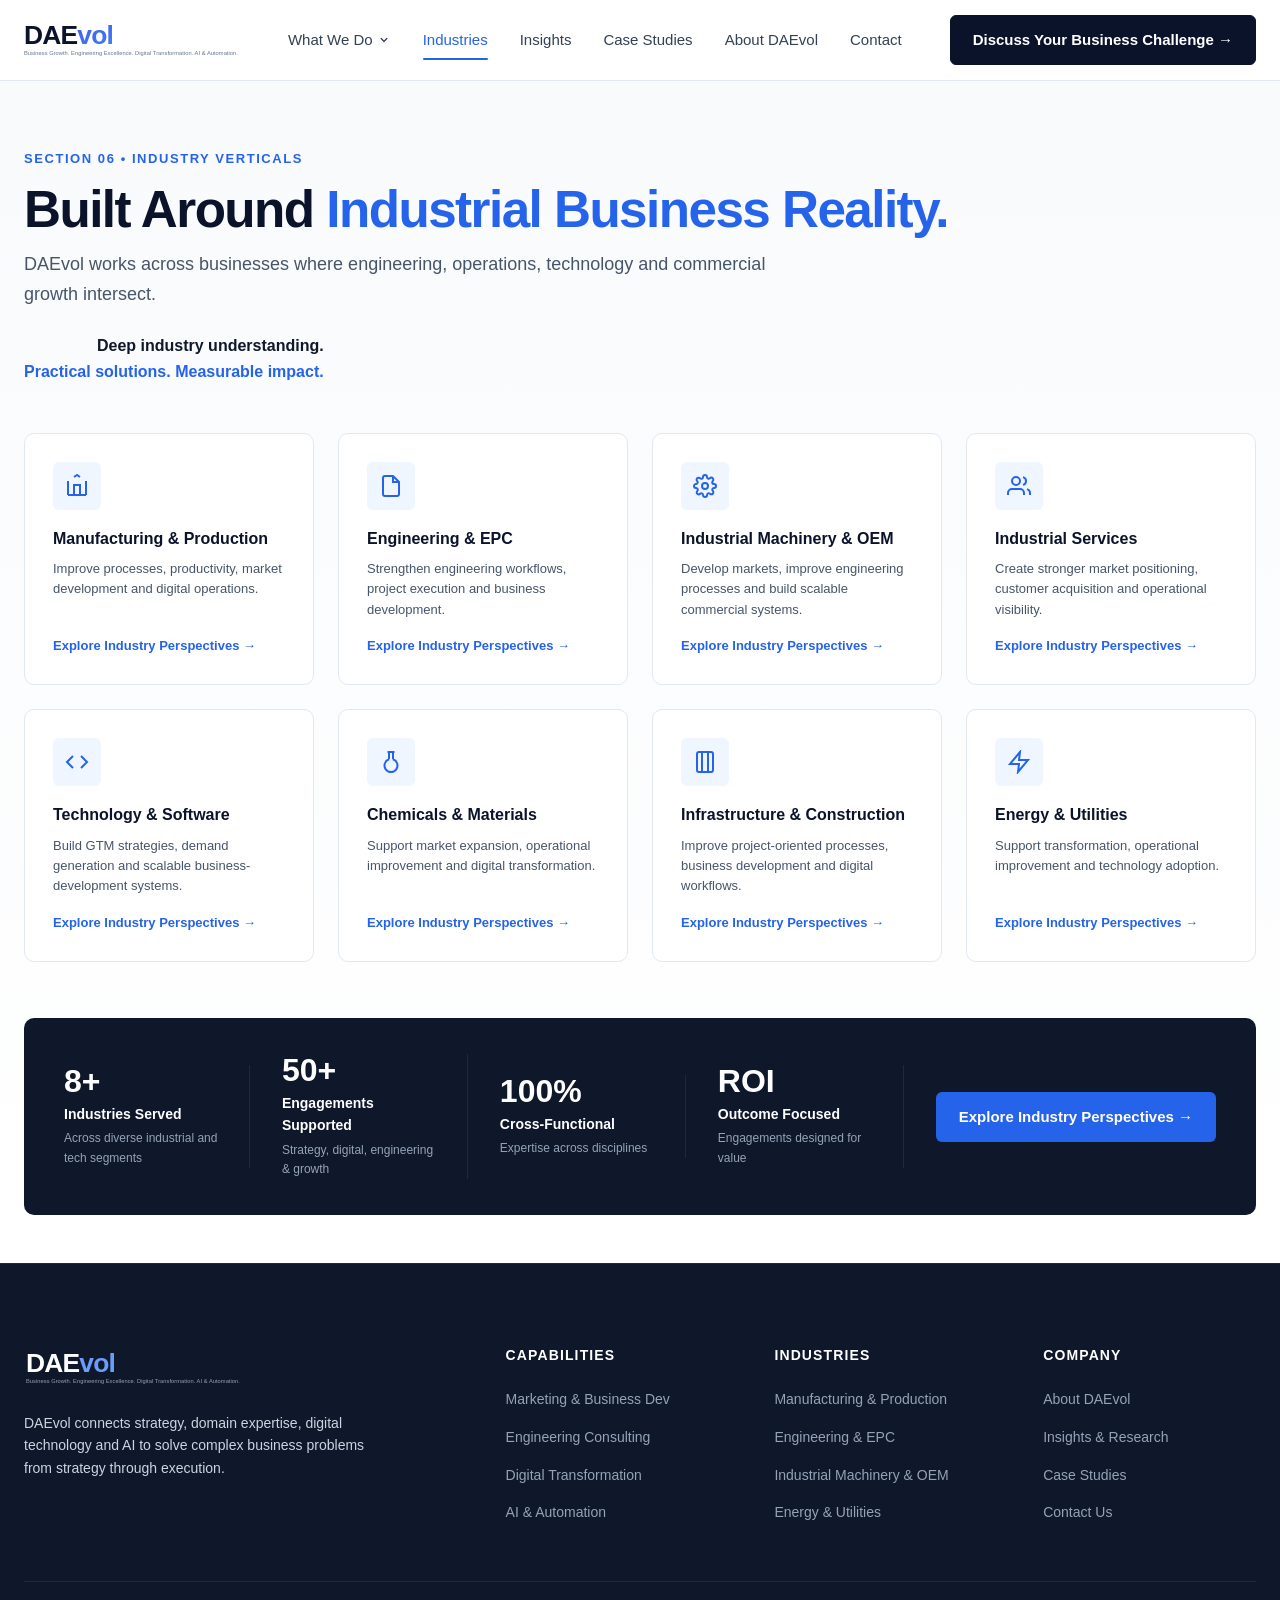
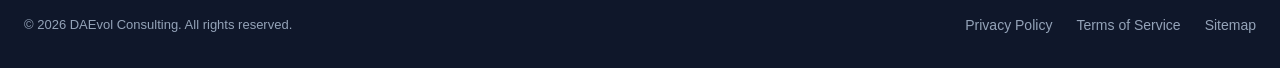
<file: industries.html>
<!DOCTYPE html>
<html lang="en">
<head>
  <meta charset="UTF-8">
  <meta name="viewport" content="width=device-width, initial-scale=1.0">
  <title>Industries We Serve | DAEvol Consulting</title>
  
  <meta name="description" content="DAEvol works across manufacturing, EPC, industrial machinery, energy, chemicals, and industrial tech where engineering, operations, and growth intersect.">
  <meta name="keywords" content="manufacturing consulting, EPC advisory, industrial machinery, OEM growth, chemicals materials consulting, energy utilities digitization">
  <meta name="robots" content="index, follow">
  <link rel="canonical" href="https://www.daevol.com/industries.html">

  <meta property="og:type" content="website">
  <meta property="og:url" content="https://www.daevol.com/industries.html">
  <meta property="og:title" content="Industries We Serve | DAEvol">
  <meta property="og:description" content="Built Around Industrial Business Reality. Deep industry understanding. Practical solutions. Measurable impact.">
  <meta property="og:image" content="https://www.daevol.com/images/daevol-logo.svg">

  <link rel="icon" type="image/svg+xml" href="images/favicon.svg">
  <link rel="stylesheet" href="css/style.css">
</head>
<body>

  <!-- Top Navigation Header -->
  <header class="header">
    <div class="container nav-container">
      <a href="index.html" class="brand-logo" aria-label="DAEvol Home">
        <img src="images/daevol-logo.svg" alt="DAEvol" width="220" height="48">
      </a>

      <nav class="nav-menu" aria-label="Main Navigation">
        <div class="nav-dropdown">
          <a href="services.html" class="nav-link dropdown-trigger">
            What We Do
            <svg class="dropdown-chevron" viewBox="0 0 20 20" fill="currentColor">
              <path fill-rule="evenodd" d="M5.293 7.293a1 1 0 011.414 0L10 10.586l3.293-3.293a1 1 0 111.414 1.414l-4 4a1 1 0 01-1.414 0l-4-4a1 1 0 010-1.414z" clip-rule="evenodd"/>
            </svg>
          </a>
          <div class="dropdown-menu">
            <a href="services.html#marketing" class="dropdown-item">
              <span class="dropdown-title">Marketing &amp; Business Development</span>
              <span class="dropdown-desc">Build the market. Create demand. Develop pipeline.</span>
            </a>
            <a href="services.html#engineering" class="dropdown-item">
              <span class="dropdown-title">Engineering Consulting</span>
              <span class="dropdown-desc">Improve engineering. Digitize processes. Strengthen execution.</span>
            </a>
            <a href="services.html#digital" class="dropdown-item">
              <span class="dropdown-title">Digital Transformation</span>
              <span class="dropdown-desc">Connect processes, systems and info across business.</span>
            </a>
            <a href="services.html#ai" class="dropdown-item">
              <span class="dropdown-title">AI &amp; Automation</span>
              <span class="dropdown-desc">Apply AI where it can augment people and execution.</span>
            </a>
          </div>
        </div>

        <a href="industries.html" class="nav-link active">Industries</a>
        <a href="insights.html" class="nav-link">Insights</a>
        <a href="case-studies.html" class="nav-link">Case Studies</a>
        <a href="about.html" class="nav-link">About DAEvol</a>
        <a href="contact.html" class="nav-link">Contact</a>
      </nav>

      <div class="nav-cta">
        <a href="#discovery" data-open-modal="discovery" class="btn btn-primary">
          Discuss Your Business Challenge &rarr;
        </a>
      </div>

      <button class="mobile-toggle" aria-label="Toggle navigation menu">&#9776;</button>
    </div>
  </header>

  <main>
    <!-- Section 06: Built Around Industrial Business Reality -->
    <section class="section" style="padding: 4rem 0 3rem; background: linear-gradient(180deg, #F8FAFC 0%, #FFFFFF 100%);">
      <div class="container">
        <span class="section-tag">SECTION 06 &bull; INDUSTRY VERTICALS</span>
        <div style="display:flex; justify-content:space-between; align-items:flex-end; flex-wrap:wrap; gap:1.5rem; margin-bottom:1rem;">
          <div>
            <h1 class="hero-title" style="margin-bottom:0.75rem;">
              Built Around <span class="text-blue">Industrial Business Reality.</span>
            </h1>
            <p class="section-subtitle">
              DAEvol works across businesses where engineering, operations, technology and commercial growth intersect.
            </p>
          </div>
          <div style="text-align:right;">
            <p style="font-weight:700; color:#0F172A; font-size:1rem;">Deep industry understanding.</p>
            <p style="font-weight:700; color:#2563EB; font-size:1rem;">Practical solutions. Measurable impact.</p>
          </div>
        </div>

        <!-- 8 Industry Cards Grid -->
        <div class="industries-8-grid">
          <!-- 1 Manufacturing & Production -->
          <div class="industry-card-item" id="manufacturing">
            <div class="industry-icon-box">
              <svg width="24" height="24" viewBox="0 0 24 24" fill="none" stroke="currentColor" stroke-width="2"><path d="M3 21h18M3 7v14M21 7v14M9 21V11h6v10M9 3l3-2 3 2"></path></svg>
            </div>
            <h2 class="industry-title">Manufacturing &amp; Production</h2>
            <p class="industry-desc">Improve processes, productivity, market development and digital operations.</p>
            <a href="#discovery" data-open-modal="discovery" class="link-arrow">Explore Industry Perspectives &rarr;</a>
          </div>

          <!-- 2 Engineering & EPC -->
          <div class="industry-card-item" id="epc">
            <div class="industry-icon-box">
              <svg width="24" height="24" viewBox="0 0 24 24" fill="none" stroke="currentColor" stroke-width="2"><path d="M14 2H6a2 2 0 0 0-2 2v16a2 2 0 0 0 2 2h12a2 2 0 0 0 2-2V8z"></path><polyline points="14 2 14 8 20 8"></polyline></svg>
            </div>
            <h2 class="industry-title">Engineering &amp; EPC</h2>
            <p class="industry-desc">Strengthen engineering workflows, project execution and business development.</p>
            <a href="#discovery" data-open-modal="discovery" class="link-arrow">Explore Industry Perspectives &rarr;</a>
          </div>

          <!-- 3 Industrial Machinery & OEM -->
          <div class="industry-card-item" id="machinery">
            <div class="industry-icon-box">
              <svg width="24" height="24" viewBox="0 0 24 24" fill="none" stroke="currentColor" stroke-width="2"><circle cx="12" cy="12" r="3"></circle><path d="M19.4 15a1.65 1.65 0 0 0 .33 1.82l.06.06a2 2 0 0 1 0 2.83 2 2 0 0 1-2.83 0l-.06-.06a1.65 1.65 0 0 0-1.82-.33 1.65 1.65 0 0 0-1 1.51V21a2 2 0 0 1-2 2 2 2 0 0 1-2-2v-.09A1.65 1.65 0 0 0 9 19.4a1.65 1.65 0 0 0-1.82.33l-.06.06a2 2 0 0 1-2.83 0 2 2 0 0 1 0-2.83l.06-.06a1.65 1.65 0 0 0 .33-1.82 1.65 1.65 0 0 0-1.51-1H3a2 2 0 0 1-2-2 2 2 0 0 1 2-2h.09A1.65 1.65 0 0 0 4.6 9a1.65 1.65 0 0 0-.33-1.82l-.06-.06a2 2 0 0 1 0-2.83 2 2 0 0 1 2.83 0l.06.06a1.65 1.65 0 0 0 1.82.33H9a1.65 1.65 0 0 0 1-1.51V3a2 2 0 0 1 2-2 2 2 0 0 1 2 2v.09a1.65 1.65 0 0 0 1 1.51 1.65 1.65 0 0 0 1.82-.33l.06-.06a2 2 0 0 1 2.83 0 2 2 0 0 1 0 2.83l-.06.06a1.65 1.65 0 0 0-.33 1.82V9a1.65 1.65 0 0 0 1.51 1H21a2 2 0 0 1 2 2 2 2 0 0 1-2 2h-.09a1.65 1.65 0 0 0-1.51 1z"></path></svg>
            </div>
            <h2 class="industry-title">Industrial Machinery &amp; OEM</h2>
            <p class="industry-desc">Develop markets, improve engineering processes and build scalable commercial systems.</p>
            <a href="#discovery" data-open-modal="discovery" class="link-arrow">Explore Industry Perspectives &rarr;</a>
          </div>

          <!-- 4 Industrial Services -->
          <div class="industry-card-item" id="services-ind">
            <div class="industry-icon-box">
              <svg width="24" height="24" viewBox="0 0 24 24" fill="none" stroke="currentColor" stroke-width="2"><path d="M17 21v-2a4 4 0 0 0-4-4H5a4 4 0 0 0-4 4v2"></path><circle cx="9" cy="7" r="4"></circle><path d="M23 21v-2a4 4 0 0 0-3-3.87"></path><path d="M16 3.13a4 4 0 0 1 0 7.75"></path></svg>
            </div>
            <h2 class="industry-title">Industrial Services</h2>
            <p class="industry-desc">Create stronger market positioning, customer acquisition and operational visibility.</p>
            <a href="#discovery" data-open-modal="discovery" class="link-arrow">Explore Industry Perspectives &rarr;</a>
          </div>

          <!-- 5 Technology & Software -->
          <div class="industry-card-item" id="tech">
            <div class="industry-icon-box">
              <svg width="24" height="24" viewBox="0 0 24 24" fill="none" stroke="currentColor" stroke-width="2"><polyline points="16 18 22 12 16 6"></polyline><polyline points="8 6 2 12 8 18"></polyline></svg>
            </div>
            <h2 class="industry-title">Technology &amp; Software</h2>
            <p class="industry-desc">Build GTM strategies, demand generation and scalable business-development systems.</p>
            <a href="#discovery" data-open-modal="discovery" class="link-arrow">Explore Industry Perspectives &rarr;</a>
          </div>

          <!-- 6 Chemicals & Materials -->
          <div class="industry-card-item" id="chemicals">
            <div class="industry-icon-box">
              <svg width="24" height="24" viewBox="0 0 24 24" fill="none" stroke="currentColor" stroke-width="2"><path d="M10 2v7.31M14 2v7.31M8.5 2h7M14 9.3a6.5 6.5 0 1 1-4 0"></path></svg>
            </div>
            <h2 class="industry-title">Chemicals &amp; Materials</h2>
            <p class="industry-desc">Support market expansion, operational improvement and digital transformation.</p>
            <a href="#discovery" data-open-modal="discovery" class="link-arrow">Explore Industry Perspectives &rarr;</a>
          </div>

          <!-- 7 Infrastructure & Construction -->
          <div class="industry-card-item" id="infra">
            <div class="industry-icon-box">
              <svg width="24" height="24" viewBox="0 0 24 24" fill="none" stroke="currentColor" stroke-width="2"><rect x="4" y="2" width="16" height="20" rx="2" ry="2"></rect><line x1="9" y1="22" x2="9" y2="2"></line><line x1="15" y1="22" x2="15" y2="2"></line></svg>
            </div>
            <h2 class="industry-title">Infrastructure &amp; Construction</h2>
            <p class="industry-desc">Improve project-oriented processes, business development and digital workflows.</p>
            <a href="#discovery" data-open-modal="discovery" class="link-arrow">Explore Industry Perspectives &rarr;</a>
          </div>

          <!-- 8 Energy & Utilities -->
          <div class="industry-card-item" id="energy">
            <div class="industry-icon-box">
              <svg width="24" height="24" viewBox="0 0 24 24" fill="none" stroke="currentColor" stroke-width="2"><polygon points="13 2 3 14 12 14 11 22 21 10 12 10 13 2"></polygon></svg>
            </div>
            <h2 class="industry-title">Energy &amp; Utilities</h2>
            <p class="industry-desc">Support transformation, operational improvement and technology adoption.</p>
            <a href="#discovery" data-open-modal="discovery" class="link-arrow">Explore Industry Perspectives &rarr;</a>
          </div>
        </div>

        <!-- Industry Stats Ribbon -->
        <div class="stats-ribbon">
          <div class="stat-item">
            <div class="stat-number">8+</div>
            <div class="stat-label">Industries Served</div>
            <div class="stat-sub">Across diverse industrial and tech segments</div>
          </div>
          <div class="stat-item">
            <div class="stat-number">50+</div>
            <div class="stat-label">Engagements Supported</div>
            <div class="stat-sub">Strategy, digital, engineering &amp; growth</div>
          </div>
          <div class="stat-item">
            <div class="stat-number">100%</div>
            <div class="stat-label">Cross-Functional</div>
            <div class="stat-sub">Expertise across disciplines</div>
          </div>
          <div class="stat-item">
            <div class="stat-number">ROI</div>
            <div class="stat-label">Outcome Focused</div>
            <div class="stat-sub">Engagements designed for value</div>
          </div>
          <div>
            <a href="#discovery" data-open-modal="discovery" class="btn btn-blue">
              Explore Industry Perspectives &rarr;
            </a>
          </div>
        </div>
      </div>
    </section>
  </main>

  <!-- Global Footer -->
  <footer class="footer">
    <div class="container">
      <div class="footer-top-grid">
        <div class="footer-brand-col">
          <img src="images/daevol-logo-light.svg" alt="DAEvol Logo" class="footer-logo" width="220" height="48">
          <p class="footer-bio">
            DAEvol connects strategy, domain expertise, digital technology and AI to solve complex business problems from strategy through execution.
          </p>
        </div>
        <div>
          <h4 class="footer-heading">Capabilities</h4>
          <ul class="footer-links-list">
            <li><a href="services.html#marketing" class="footer-link">Marketing &amp; Business Dev</a></li>
            <li><a href="services.html#engineering" class="footer-link">Engineering Consulting</a></li>
            <li><a href="services.html#digital" class="footer-link">Digital Transformation</a></li>
            <li><a href="services.html#ai" class="footer-link">AI &amp; Automation</a></li>
          </ul>
        </div>
        <div>
          <h4 class="footer-heading">Industries</h4>
          <ul class="footer-links-list">
            <li><a href="#manufacturing" class="footer-link">Manufacturing &amp; Production</a></li>
            <li><a href="#epc" class="footer-link">Engineering &amp; EPC</a></li>
            <li><a href="#machinery" class="footer-link">Industrial Machinery &amp; OEM</a></li>
            <li><a href="#energy" class="footer-link">Energy &amp; Utilities</a></li>
          </ul>
        </div>
        <div>
          <h4 class="footer-heading">Company</h4>
          <ul class="footer-links-list">
            <li><a href="about.html" class="footer-link">About DAEvol</a></li>
            <li><a href="insights.html" class="footer-link">Insights &amp; Research</a></li>
            <li><a href="case-studies.html" class="footer-link">Case Studies</a></li>
            <li><a href="contact.html" class="footer-link">Contact Us</a></li>
          </ul>
        </div>
      </div>
      <div class="footer-bottom">
        <div>&copy; 2026 DAEvol Consulting. All rights reserved.</div>
        <div style="display:flex; gap:1.5rem;">
          <a href="#" class="footer-link">Privacy Policy</a>
          <a href="#" class="footer-link">Terms of Service</a>
          <a href="sitemap.xml" class="footer-link">Sitemap</a>
        </div>
      </div>
    </div>
  </footer>

  <!-- 30-Minute Discovery Call Modal -->
  <div class="modal-overlay" id="discoveryModal" role="dialog" aria-modal="true" aria-labelledby="modalTitle">
    <div class="modal-dialog">
      <button class="modal-close-btn" data-close-modal aria-label="Close modal">&times;</button>
      <span class="call-card-badge" style="margin-bottom:0.5rem;">&#128197; 30-Minute Consultation</span>
      <h3 class="section-title" id="modalTitle" style="font-size:1.5rem; margin-bottom:0.5rem;">Schedule Your Discovery Call</h3>
      <p style="font-size:0.875rem; color:#64748B; margin-bottom:1.5rem;">
        Let's discuss your current business challenges and explore how DAEvol can create measurable value.
      </p>

      <form data-ajax-form>
        <div class="form-group">
          <label class="form-label" for="discName">Your Full Name *</label>
          <input type="text" id="discName" class="form-input" required placeholder="e.g. Rahul Sharma">
        </div>
        <div class="form-group">
          <label class="form-label" for="discEmail">Business Email *</label>
          <input type="email" id="discEmail" class="form-input" required placeholder="e.g. rahul@company.com">
        </div>
        <div class="form-group">
          <label class="form-label" for="discCompany">Company Name *</label>
          <input type="text" id="discCompany" class="form-input" required placeholder="e.g. Apex Industries">
        </div>
        <button type="submit" class="btn btn-blue" style="width:100%; justify-content:center; padding:0.875rem;">
          Confirm Discovery Call Request &rarr;
        </button>
      </form>
    </div>
  </div>

  <script src="js/main.js"></script>
</body>
</html>
</file>
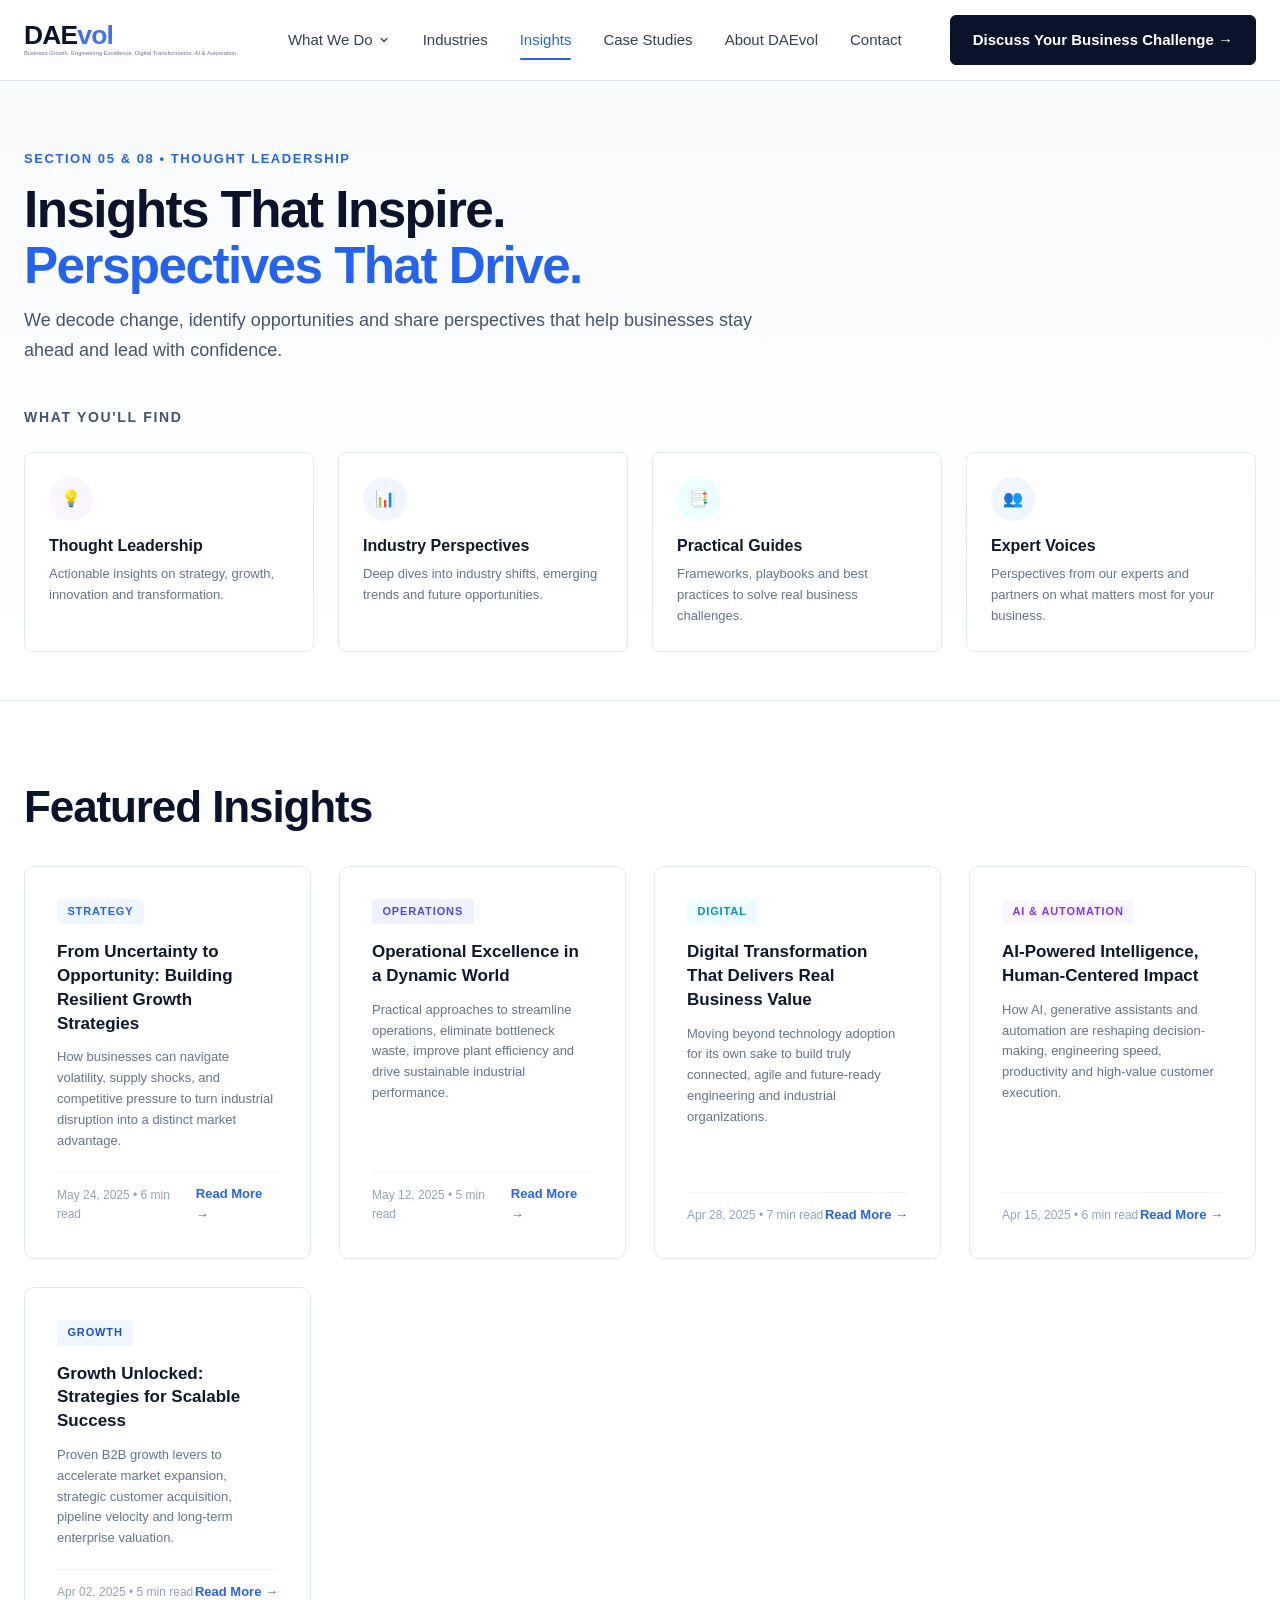
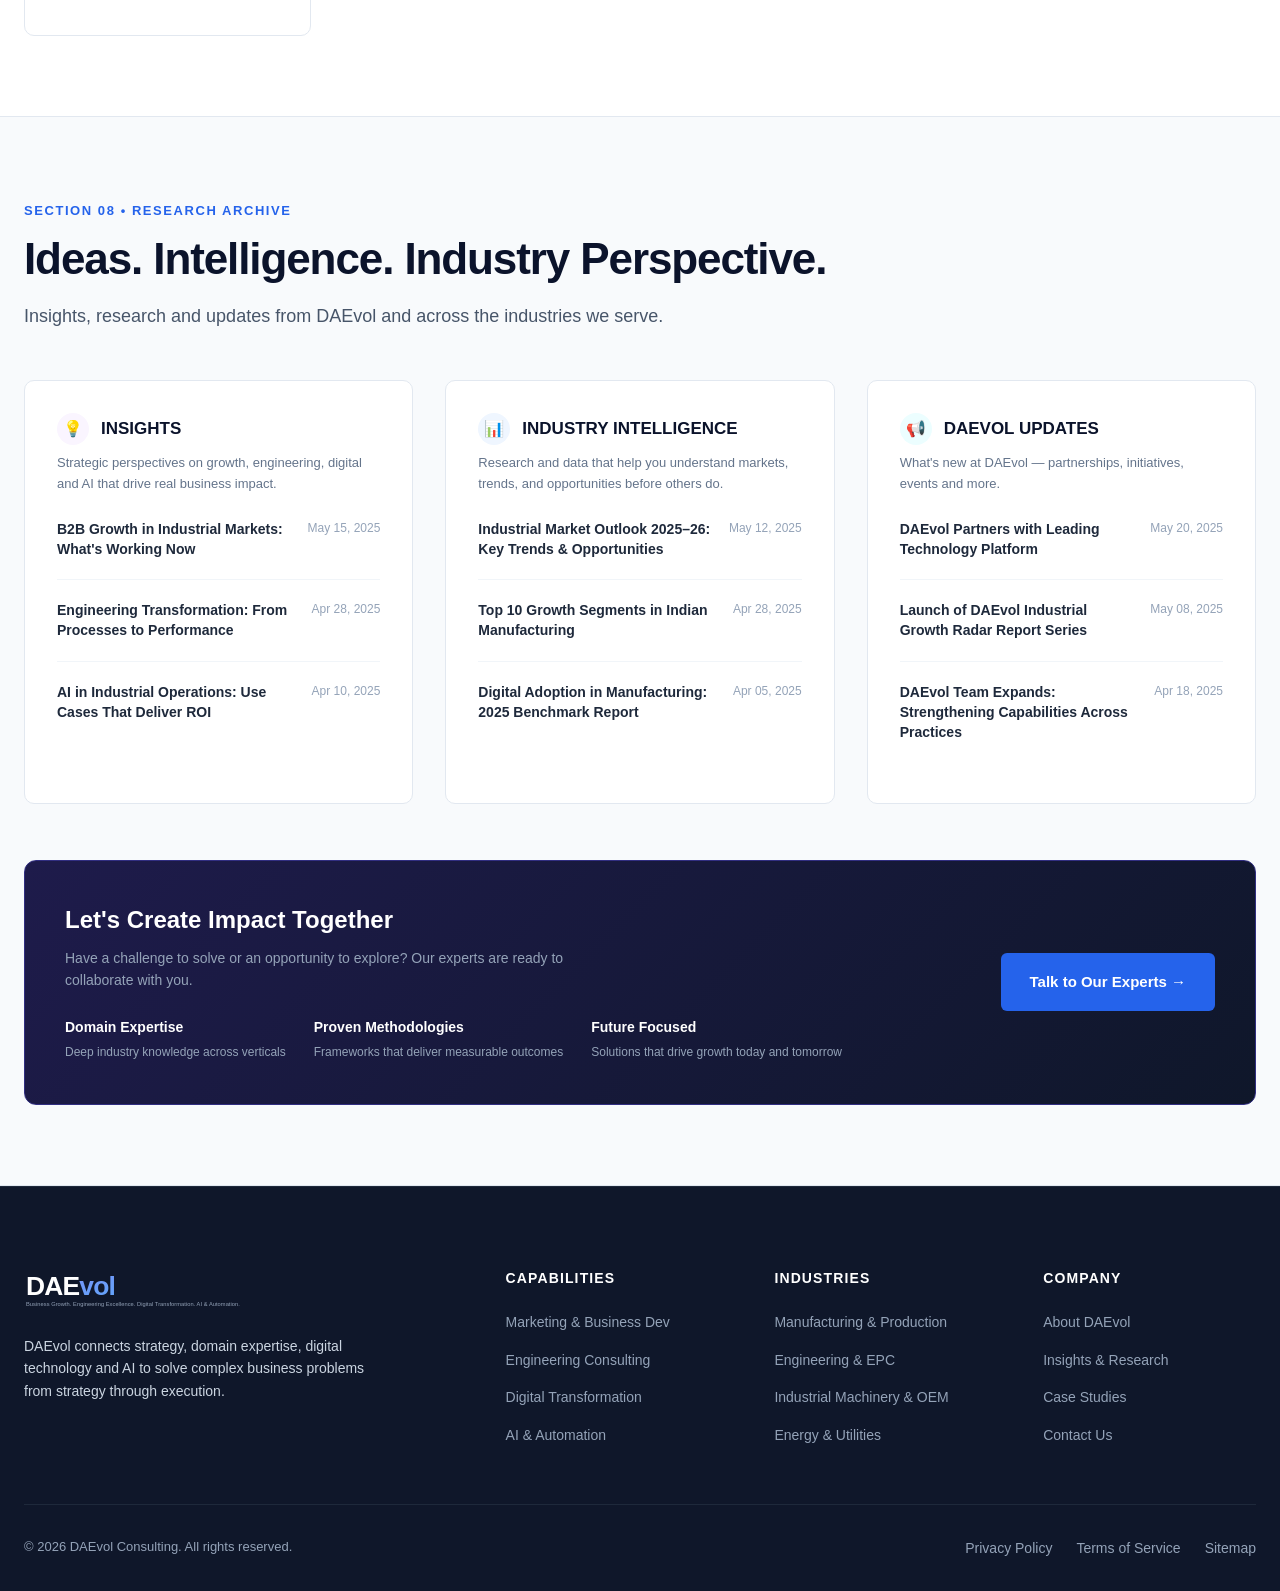
<file: insights.html>
<!DOCTYPE html>
<html lang="en">
<head>
  <meta charset="UTF-8">
  <meta name="viewport" content="width=device-width, initial-scale=1.0">
  <title>Insights &amp; Industry Intelligence | DAEvol</title>
  
  <meta name="description" content="Read executive insights, industry benchmark reports, and practical guides on industrial growth, engineering excellence, digital transformation, and AI from DAEvol.">
  <meta name="keywords" content="industrial insights, manufacturing benchmark report, Indian manufacturing growth, engineering transformation insights, industrial AI use cases">
  <meta name="robots" content="index, follow">
  <link rel="canonical" href="https://www.daevol.com/insights.html">

  <meta property="og:type" content="website">
  <meta property="og:url" content="https://www.daevol.com/insights.html">
  <meta property="og:title" content="Insights &amp; Industry Intelligence | DAEvol">
  <meta property="og:description" content="Insights That Inspire. Perspectives That Drive. We decode change and share perspectives that help businesses stay ahead.">
  <meta property="og:image" content="https://www.daevol.com/images/daevol-logo.svg">

  <link rel="icon" type="image/svg+xml" href="images/favicon.svg">
  <link rel="stylesheet" href="css/style.css">
</head>
<body>

  <!-- Top Navigation Header -->
  <header class="header">
    <div class="container nav-container">
      <a href="index.html" class="brand-logo" aria-label="DAEvol Home">
        <img src="images/daevol-logo.svg" alt="DAEvol" width="220" height="48">
      </a>

      <nav class="nav-menu" aria-label="Main Navigation">
        <div class="nav-dropdown">
          <a href="services.html" class="nav-link dropdown-trigger">
            What We Do
            <svg class="dropdown-chevron" viewBox="0 0 20 20" fill="currentColor">
              <path fill-rule="evenodd" d="M5.293 7.293a1 1 0 011.414 0L10 10.586l3.293-3.293a1 1 0 111.414 1.414l-4 4a1 1 0 01-1.414 0l-4-4a1 1 0 010-1.414z" clip-rule="evenodd"/>
            </svg>
          </a>
          <div class="dropdown-menu">
            <a href="services.html#marketing" class="dropdown-item">
              <span class="dropdown-title">Marketing &amp; Business Development</span>
              <span class="dropdown-desc">Build the market. Create demand. Develop pipeline.</span>
            </a>
            <a href="services.html#engineering" class="dropdown-item">
              <span class="dropdown-title">Engineering Consulting</span>
              <span class="dropdown-desc">Improve engineering. Digitize processes. Strengthen execution.</span>
            </a>
            <a href="services.html#digital" class="dropdown-item">
              <span class="dropdown-title">Digital Transformation</span>
              <span class="dropdown-desc">Connect processes, systems and info across business.</span>
            </a>
            <a href="services.html#ai" class="dropdown-item">
              <span class="dropdown-title">AI &amp; Automation</span>
              <span class="dropdown-desc">Apply AI where it can augment people and execution.</span>
            </a>
          </div>
        </div>

        <a href="industries.html" class="nav-link">Industries</a>
        <a href="insights.html" class="nav-link active">Insights</a>
        <a href="case-studies.html" class="nav-link">Case Studies</a>
        <a href="about.html" class="nav-link">About DAEvol</a>
        <a href="contact.html" class="nav-link">Contact</a>
      </nav>

      <div class="nav-cta">
        <a href="#discovery" data-open-modal="discovery" class="btn btn-primary">
          Discuss Your Business Challenge &rarr;
        </a>
      </div>

      <button class="mobile-toggle" aria-label="Toggle navigation menu">&#9776;</button>
    </div>
  </header>

  <main>
    <!-- Section 05 Hero (Part 2, Page 5) -->
    <section class="section" style="padding: 4rem 0 3rem; background: linear-gradient(180deg, #F8FAFC 0%, #FFFFFF 100%); border-bottom: 1px solid #E2E8F0;">
      <div class="container">
        <span class="section-tag">SECTION 05 &amp; 08 &bull; THOUGHT LEADERSHIP</span>
        <div style="display:flex; justify-content:space-between; align-items:flex-end; flex-wrap:wrap; gap:1.5rem; margin-bottom:2.5rem;">
          <div>
            <h1 class="hero-title" style="margin-bottom:0.75rem;">
              Insights That Inspire.<br>
              <span class="text-blue">Perspectives That Drive.</span>
            </h1>
            <p class="section-subtitle">
              We decode change, identify opportunities and share perspectives that help businesses stay ahead and lead with confidence.
            </p>
          </div>
        </div>

        <!-- What You'll Find (4 Pillars) -->
        <div style="margin-top: 1rem;">
          <h2 style="font-size: 0.875rem; font-weight: 800; text-transform: uppercase; letter-spacing: 0.12em; color: #475569; margin-bottom: 1.5rem;">What You'll Find</h2>
          <div style="display: grid; grid-template-columns: repeat(auto-fit, minmax(240px, 1fr)); gap: 1.5rem;">
            <div style="background:#FFF; padding:1.5rem; border-radius:8px; border:1px solid #E2E8F0;">
              <div class="icon-badge icon-badge-purple" style="margin-bottom:0.75rem;">💡</div>
              <h3 style="font-size:1rem; font-weight:800; color:#0F172A; margin-bottom:0.35rem;">Thought Leadership</h3>
              <p style="font-size:0.8125rem; color:#64748B;">Actionable insights on strategy, growth, innovation and transformation.</p>
            </div>

            <div style="background:#FFF; padding:1.5rem; border-radius:8px; border:1px solid #E2E8F0;">
              <div class="icon-badge icon-badge-blue" style="margin-bottom:0.75rem;">📊</div>
              <h3 style="font-size:1rem; font-weight:800; color:#0F172A; margin-bottom:0.35rem;">Industry Perspectives</h3>
              <p style="font-size:0.8125rem; color:#64748B;">Deep dives into industry shifts, emerging trends and future opportunities.</p>
            </div>

            <div style="background:#FFF; padding:1.5rem; border-radius:8px; border:1px solid #E2E8F0;">
              <div class="icon-badge icon-badge-cyan" style="margin-bottom:0.75rem;">📑</div>
              <h3 style="font-size:1rem; font-weight:800; color:#0F172A; margin-bottom:0.35rem;">Practical Guides</h3>
              <p style="font-size:0.8125rem; color:#64748B;">Frameworks, playbooks and best practices to solve real business challenges.</p>
            </div>

            <div style="background:#FFF; padding:1.5rem; border-radius:8px; border:1px solid #E2E8F0;">
              <div class="icon-badge icon-badge-blue" style="margin-bottom:0.75rem;">👥</div>
              <h3 style="font-size:1rem; font-weight:800; color:#0F172A; margin-bottom:0.35rem;">Expert Voices</h3>
              <p style="font-size:0.8125rem; color:#64748B;">Perspectives from our experts and partners on what matters most for your business.</p>
            </div>
          </div>
        </div>
      </div>
    </section>

    <!-- Featured Insights Cards (Part 2, Page 5) -->
    <section class="section">
      <div class="container">
        <h2 class="section-title" style="margin-bottom: 2rem;">Featured Insights</h2>
        <div style="display: grid; grid-template-columns: repeat(auto-fit, minmax(280px, 1fr)); gap: 1.75rem;">
          
          <!-- Article 1: Strategy -->
          <article class="cap-card">
            <span style="display:inline-block; font-size:0.6875rem; font-weight:800; letter-spacing:0.08em; padding:0.25rem 0.65rem; border-radius:4px; background:#EFF6FF; color:#2563EB; width:fit-content; margin-bottom:1rem;">
              STRATEGY
            </span>
            <h3 style="font-size:1.0625rem; font-weight:800; color:#0F172A; line-height:1.4; margin-bottom:0.75rem;">
              From Uncertainty to Opportunity: Building Resilient Growth Strategies
            </h3>
            <p style="font-size:0.8125rem; color:#64748B; line-height:1.6; margin-bottom:1.25rem; flex-grow:1;">
              How businesses can navigate volatility, supply shocks, and competitive pressure to turn industrial disruption into a distinct market advantage.
            </p>
            <div style="display:flex; justify-content:space-between; align-items:center; border-top:1px solid #F1F5F9; padding-top:0.75rem;">
              <span style="font-size:0.75rem; color:#94A3B8;">May 24, 2025 &bull; 6 min read</span>
              <a href="#" class="link-arrow">Read More &rarr;</a>
            </div>
          </article>

          <!-- Article 2: Operations -->
          <article class="cap-card">
            <span style="display:inline-block; font-size:0.6875rem; font-weight:800; letter-spacing:0.08em; padding:0.25rem 0.65rem; border-radius:4px; background:#EEF2FF; color:#4F46E5; width:fit-content; margin-bottom:1rem;">
              OPERATIONS
            </span>
            <h3 style="font-size:1.0625rem; font-weight:800; color:#0F172A; line-height:1.4; margin-bottom:0.75rem;">
              Operational Excellence in a Dynamic World
            </h3>
            <p style="font-size:0.8125rem; color:#64748B; line-height:1.6; margin-bottom:1.25rem; flex-grow:1;">
              Practical approaches to streamline operations, eliminate bottleneck waste, improve plant efficiency and drive sustainable industrial performance.
            </p>
            <div style="display:flex; justify-content:space-between; align-items:center; border-top:1px solid #F1F5F9; padding-top:0.75rem;">
              <span style="font-size:0.75rem; color:#94A3B8;">May 12, 2025 &bull; 5 min read</span>
              <a href="#" class="link-arrow">Read More &rarr;</a>
            </div>
          </article>

          <!-- Article 3: Digital -->
          <article class="cap-card">
            <span style="display:inline-block; font-size:0.6875rem; font-weight:800; letter-spacing:0.08em; padding:0.25rem 0.65rem; border-radius:4px; background:#ECFEFF; color:#0891B2; width:fit-content; margin-bottom:1rem;">
              DIGITAL
            </span>
            <h3 style="font-size:1.0625rem; font-weight:800; color:#0F172A; line-height:1.4; margin-bottom:0.75rem;">
              Digital Transformation That Delivers Real Business Value
            </h3>
            <p style="font-size:0.8125rem; color:#64748B; line-height:1.6; margin-bottom:1.25rem; flex-grow:1;">
              Moving beyond technology adoption for its own sake to build truly connected, agile and future-ready engineering and industrial organizations.
            </p>
            <div style="display:flex; justify-content:space-between; align-items:center; border-top:1px solid #F1F5F9; padding-top:0.75rem;">
              <span style="font-size:0.75rem; color:#94A3B8;">Apr 28, 2025 &bull; 7 min read</span>
              <a href="#" class="link-arrow">Read More &rarr;</a>
            </div>
          </article>

          <!-- Article 4: AI & Automation -->
          <article class="cap-card">
            <span style="display:inline-block; font-size:0.6875rem; font-weight:800; letter-spacing:0.08em; padding:0.25rem 0.65rem; border-radius:4px; background:#FAF5FF; color:#7C3AED; width:fit-content; margin-bottom:1rem;">
              AI &amp; AUTOMATION
            </span>
            <h3 style="font-size:1.0625rem; font-weight:800; color:#0F172A; line-height:1.4; margin-bottom:0.75rem;">
              AI-Powered Intelligence, Human-Centered Impact
            </h3>
            <p style="font-size:0.8125rem; color:#64748B; line-height:1.6; margin-bottom:1.25rem; flex-grow:1;">
              How AI, generative assistants and automation are reshaping decision-making, engineering speed, productivity and high-value customer execution.
            </p>
            <div style="display:flex; justify-content:space-between; align-items:center; border-top:1px solid #F1F5F9; padding-top:0.75rem;">
              <span style="font-size:0.75rem; color:#94A3B8;">Apr 15, 2025 &bull; 6 min read</span>
              <a href="#" class="link-arrow">Read More &rarr;</a>
            </div>
          </article>

          <!-- Article 5: Growth -->
          <article class="cap-card">
            <span style="display:inline-block; font-size:0.6875rem; font-weight:800; letter-spacing:0.08em; padding:0.25rem 0.65rem; border-radius:4px; background:#EFF6FF; color:#1D4ED8; width:fit-content; margin-bottom:1rem;">
              GROWTH
            </span>
            <h3 style="font-size:1.0625rem; font-weight:800; color:#0F172A; line-height:1.4; margin-bottom:0.75rem;">
              Growth Unlocked: Strategies for Scalable Success
            </h3>
            <p style="font-size:0.8125rem; color:#64748B; line-height:1.6; margin-bottom:1.25rem; flex-grow:1;">
              Proven B2B growth levers to accelerate market expansion, strategic customer acquisition, pipeline velocity and long-term enterprise valuation.
            </p>
            <div style="display:flex; justify-content:space-between; align-items:center; border-top:1px solid #F1F5F9; padding-top:0.75rem;">
              <span style="font-size:0.75rem; color:#94A3B8;">Apr 02, 2025 &bull; 5 min read</span>
              <a href="#" class="link-arrow">Read More &rarr;</a>
            </div>
          </article>
        </div>
      </div>
    </section>

    <!-- 3 Streams: Insights, Industry Intelligence, DAEvol Updates (Section 08) -->
    <section class="section section-bg-slate">
      <div class="container">
        <span class="section-tag">SECTION 08 &bull; RESEARCH ARCHIVE</span>
        <h2 class="section-title">Ideas. Intelligence. Industry Perspective.</h2>
        <p class="section-subtitle">
          Insights, research and updates from DAEvol and across the industries we serve.
        </p>

        <div class="insights-3-cols">
          <div class="insight-col-card">
            <div class="insight-col-header">
              <div class="icon-badge icon-badge-purple" style="width:32px; height:32px;">💡</div>
              <h3 class="insight-col-title">INSIGHTS</h3>
            </div>
            <p class="insight-col-sub">Strategic perspectives on growth, engineering, digital and AI that drive real business impact.</p>
            <div class="insight-article-list">
              <div class="insight-article-item">
                <a href="#" class="insight-article-title">B2B Growth in Industrial Markets: What's Working Now</a>
                <span class="insight-article-date">May 15, 2025</span>
              </div>
              <div class="insight-article-item">
                <a href="#" class="insight-article-title">Engineering Transformation: From Processes to Performance</a>
                <span class="insight-article-date">Apr 28, 2025</span>
              </div>
              <div class="insight-article-item">
                <a href="#" class="insight-article-title">AI in Industrial Operations: Use Cases That Deliver ROI</a>
                <span class="insight-article-date">Apr 10, 2025</span>
              </div>
            </div>
          </div>

          <div class="insight-col-card">
            <div class="insight-col-header">
              <div class="icon-badge icon-badge-blue" style="width:32px; height:32px;">📊</div>
              <h3 class="insight-col-title">INDUSTRY INTELLIGENCE</h3>
            </div>
            <p class="insight-col-sub">Research and data that help you understand markets, trends, and opportunities before others do.</p>
            <div class="insight-article-list">
              <div class="insight-article-item">
                <a href="#" class="insight-article-title">Industrial Market Outlook 2025–26: Key Trends &amp; Opportunities</a>
                <span class="insight-article-date">May 12, 2025</span>
              </div>
              <div class="insight-article-item">
                <a href="#" class="insight-article-title">Top 10 Growth Segments in Indian Manufacturing</a>
                <span class="insight-article-date">Apr 28, 2025</span>
              </div>
              <div class="insight-article-item">
                <a href="#" class="insight-article-title">Digital Adoption in Manufacturing: 2025 Benchmark Report</a>
                <span class="insight-article-date">Apr 05, 2025</span>
              </div>
            </div>
          </div>

          <div class="insight-col-card">
            <div class="insight-col-header">
              <div class="icon-badge icon-badge-cyan" style="width:32px; height:32px;">📢</div>
              <h3 class="insight-col-title">DAEVOL UPDATES</h3>
            </div>
            <p class="insight-col-sub">What's new at DAEvol &mdash; partnerships, initiatives, events and more.</p>
            <div class="insight-article-list">
              <div class="insight-article-item">
                <a href="#" class="insight-article-title">DAEvol Partners with Leading Technology Platform</a>
                <span class="insight-article-date">May 20, 2025</span>
              </div>
              <div class="insight-article-item">
                <a href="#" class="insight-article-title">Launch of DAEvol Industrial Growth Radar Report Series</a>
                <span class="insight-article-date">May 08, 2025</span>
              </div>
              <div class="insight-article-item">
                <a href="#" class="insight-article-title">DAEvol Team Expands: Strengthening Capabilities Across Practices</a>
                <span class="insight-article-date">Apr 18, 2025</span>
              </div>
            </div>
          </div>
        </div>

        <!-- Banner: Let's Create Impact Together -->
        <div style="margin-top:3.5rem; background:linear-gradient(135deg, #1E1B4B 0%, #0F172A 100%); color:#FFF; border-radius:12px; padding:2.5rem; display:flex; justify-content:space-between; align-items:center; gap:2rem; flex-wrap:wrap; border:1px solid #312E81;">
          <div>
            <h3 style="font-size:1.5rem; font-weight:800; color:#FFF; margin-bottom:0.5rem;">Let's Create Impact Together</h3>
            <p style="font-size:0.875rem; color:#94A3B8; max-width:550px;">Have a challenge to solve or an opportunity to explore? Our experts are ready to collaborate with you.</p>
            <div style="display:flex; gap:1.75rem; margin-top:1.5rem; flex-wrap:wrap;">
              <div>
                <span style="font-size:0.875rem; font-weight:700; color:#FFF; display:block;">Domain Expertise</span>
                <span style="font-size:0.75rem; color:#94A3B8;">Deep industry knowledge across verticals</span>
              </div>
              <div>
                <span style="font-size:0.875rem; font-weight:700; color:#FFF; display:block;">Proven Methodologies</span>
                <span style="font-size:0.75rem; color:#94A3B8;">Frameworks that deliver measurable outcomes</span>
              </div>
              <div>
                <span style="font-size:0.875rem; font-weight:700; color:#FFF; display:block;">Future Focused</span>
                <span style="font-size:0.75rem; color:#94A3B8;">Solutions that drive growth today and tomorrow</span>
              </div>
            </div>
          </div>
          <a href="#discovery" data-open-modal="discovery" class="btn btn-blue" style="padding:1rem 1.75rem;">
            Talk to Our Experts &rarr;
          </a>
        </div>
      </div>
    </section>
  </main>

  <!-- Global Footer -->
  <footer class="footer">
    <div class="container">
      <div class="footer-top-grid">
        <div class="footer-brand-col">
          <img src="images/daevol-logo-light.svg" alt="DAEvol Logo" class="footer-logo" width="220" height="48">
          <p class="footer-bio">
            DAEvol connects strategy, domain expertise, digital technology and AI to solve complex business problems from strategy through execution.
          </p>
        </div>
        <div>
          <h4 class="footer-heading">Capabilities</h4>
          <ul class="footer-links-list">
            <li><a href="services.html#marketing" class="footer-link">Marketing &amp; Business Dev</a></li>
            <li><a href="services.html#engineering" class="footer-link">Engineering Consulting</a></li>
            <li><a href="services.html#digital" class="footer-link">Digital Transformation</a></li>
            <li><a href="services.html#ai" class="footer-link">AI &amp; Automation</a></li>
          </ul>
        </div>
        <div>
          <h4 class="footer-heading">Industries</h4>
          <ul class="footer-links-list">
            <li><a href="industries.html#manufacturing" class="footer-link">Manufacturing &amp; Production</a></li>
            <li><a href="industries.html#epc" class="footer-link">Engineering &amp; EPC</a></li>
            <li><a href="industries.html#machinery" class="footer-link">Industrial Machinery &amp; OEM</a></li>
            <li><a href="industries.html#energy" class="footer-link">Energy &amp; Utilities</a></li>
          </ul>
        </div>
        <div>
          <h4 class="footer-heading">Company</h4>
          <ul class="footer-links-list">
            <li><a href="about.html" class="footer-link">About DAEvol</a></li>
            <li><a href="insights.html" class="footer-link">Insights &amp; Research</a></li>
            <li><a href="case-studies.html" class="footer-link">Case Studies</a></li>
            <li><a href="contact.html" class="footer-link">Contact Us</a></li>
          </ul>
        </div>
      </div>
      <div class="footer-bottom">
        <div>&copy; 2026 DAEvol Consulting. All rights reserved.</div>
        <div style="display:flex; gap:1.5rem;">
          <a href="#" class="footer-link">Privacy Policy</a>
          <a href="#" class="footer-link">Terms of Service</a>
          <a href="sitemap.xml" class="footer-link">Sitemap</a>
        </div>
      </div>
    </div>
  </footer>

  <!-- 30-Minute Discovery Call Modal -->
  <div class="modal-overlay" id="discoveryModal" role="dialog" aria-modal="true" aria-labelledby="modalTitle">
    <div class="modal-dialog">
      <button class="modal-close-btn" data-close-modal aria-label="Close modal">&times;</button>
      <span class="call-card-badge" style="margin-bottom:0.5rem;">&#128197; 30-Minute Consultation</span>
      <h3 class="section-title" id="modalTitle" style="font-size:1.5rem; margin-bottom:0.5rem;">Schedule Your Discovery Call</h3>
      <p style="font-size:0.875rem; color:#64748B; margin-bottom:1.5rem;">
        Let's discuss your current business challenges and explore how DAEvol can create measurable value.
      </p>

      <form data-ajax-form>
        <div class="form-group">
          <label class="form-label" for="discName">Your Full Name *</label>
          <input type="text" id="discName" class="form-input" required placeholder="e.g. Rahul Sharma">
        </div>
        <div class="form-group">
          <label class="form-label" for="discEmail">Business Email *</label>
          <input type="email" id="discEmail" class="form-input" required placeholder="e.g. rahul@company.com">
        </div>
        <div class="form-group">
          <label class="form-label" for="discCompany">Company Name *</label>
          <input type="text" id="discCompany" class="form-input" required placeholder="e.g. Apex Industries">
        </div>
        <button type="submit" class="btn btn-blue" style="width:100%; justify-content:center; padding:0.875rem;">
          Confirm Discovery Call Request &rarr;
        </button>
      </form>
    </div>
  </div>

  <script src="js/main.js"></script>
</body>
</html>
</file>
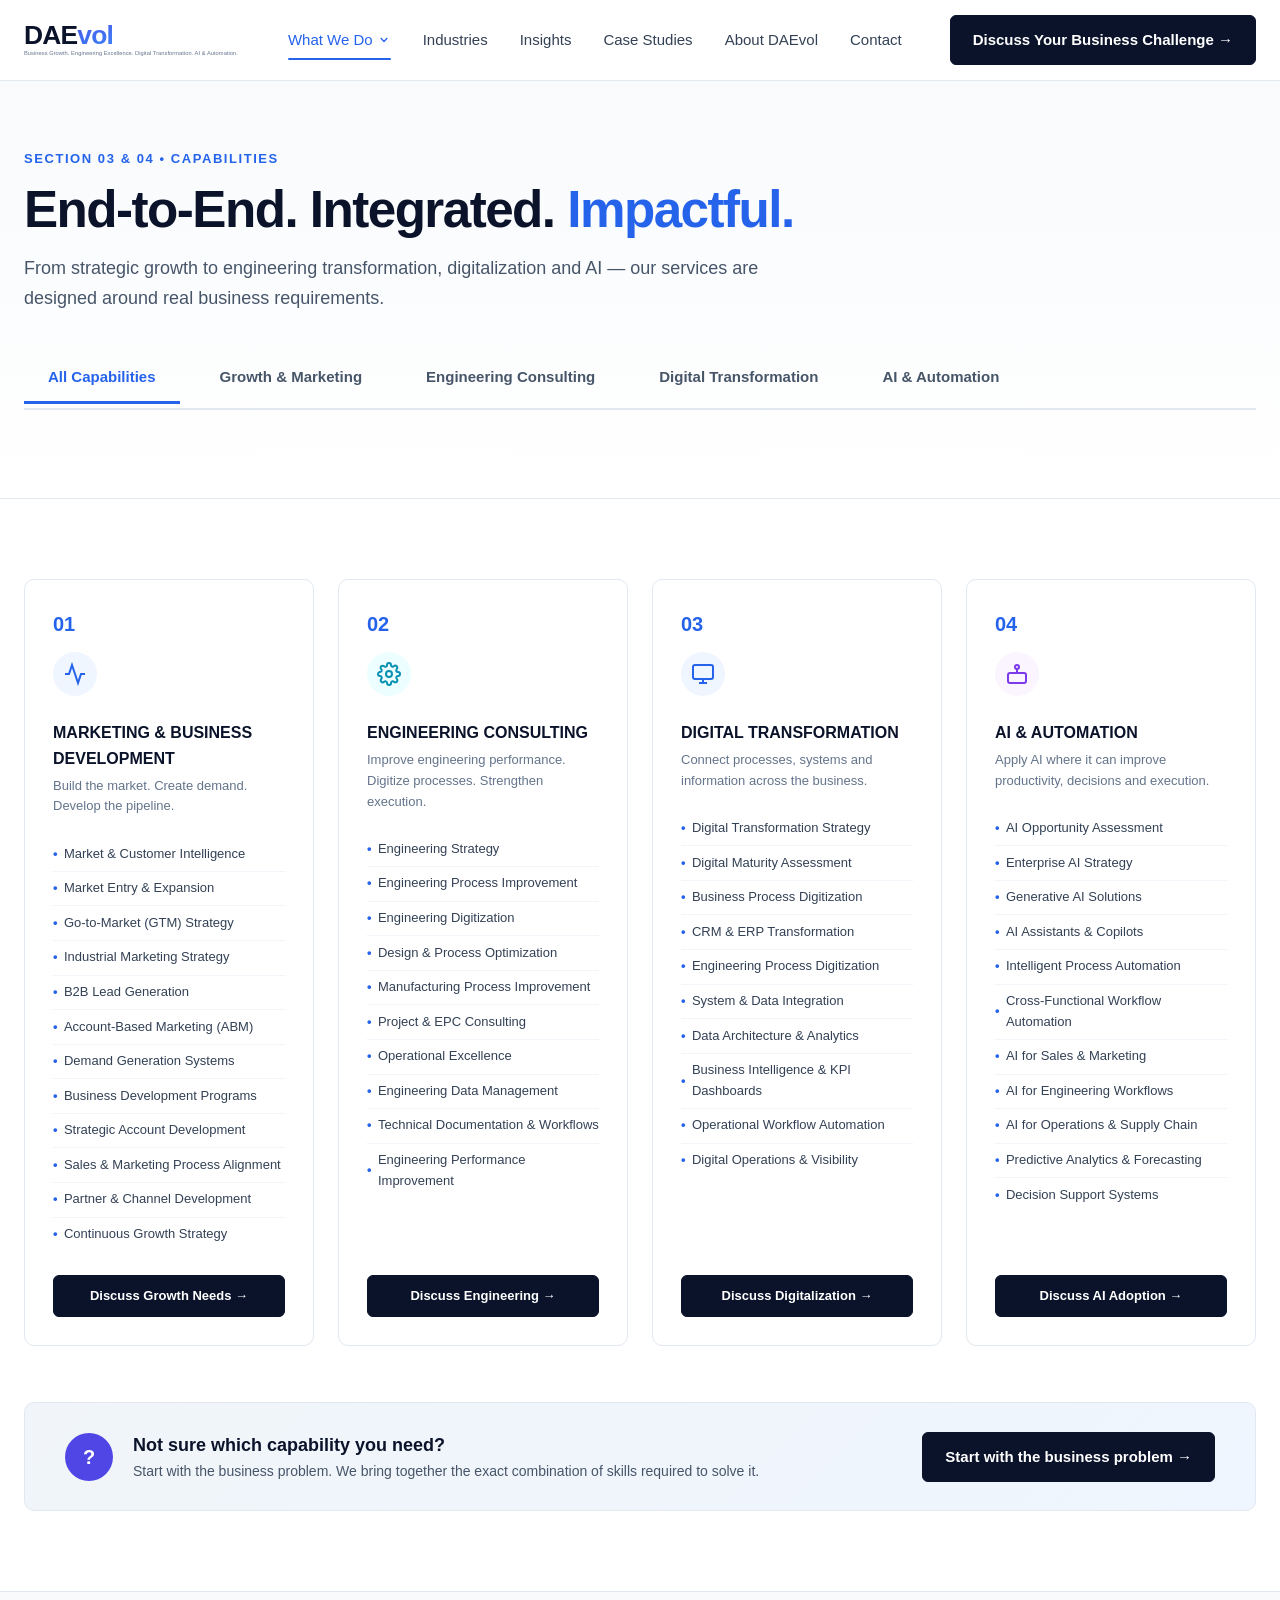
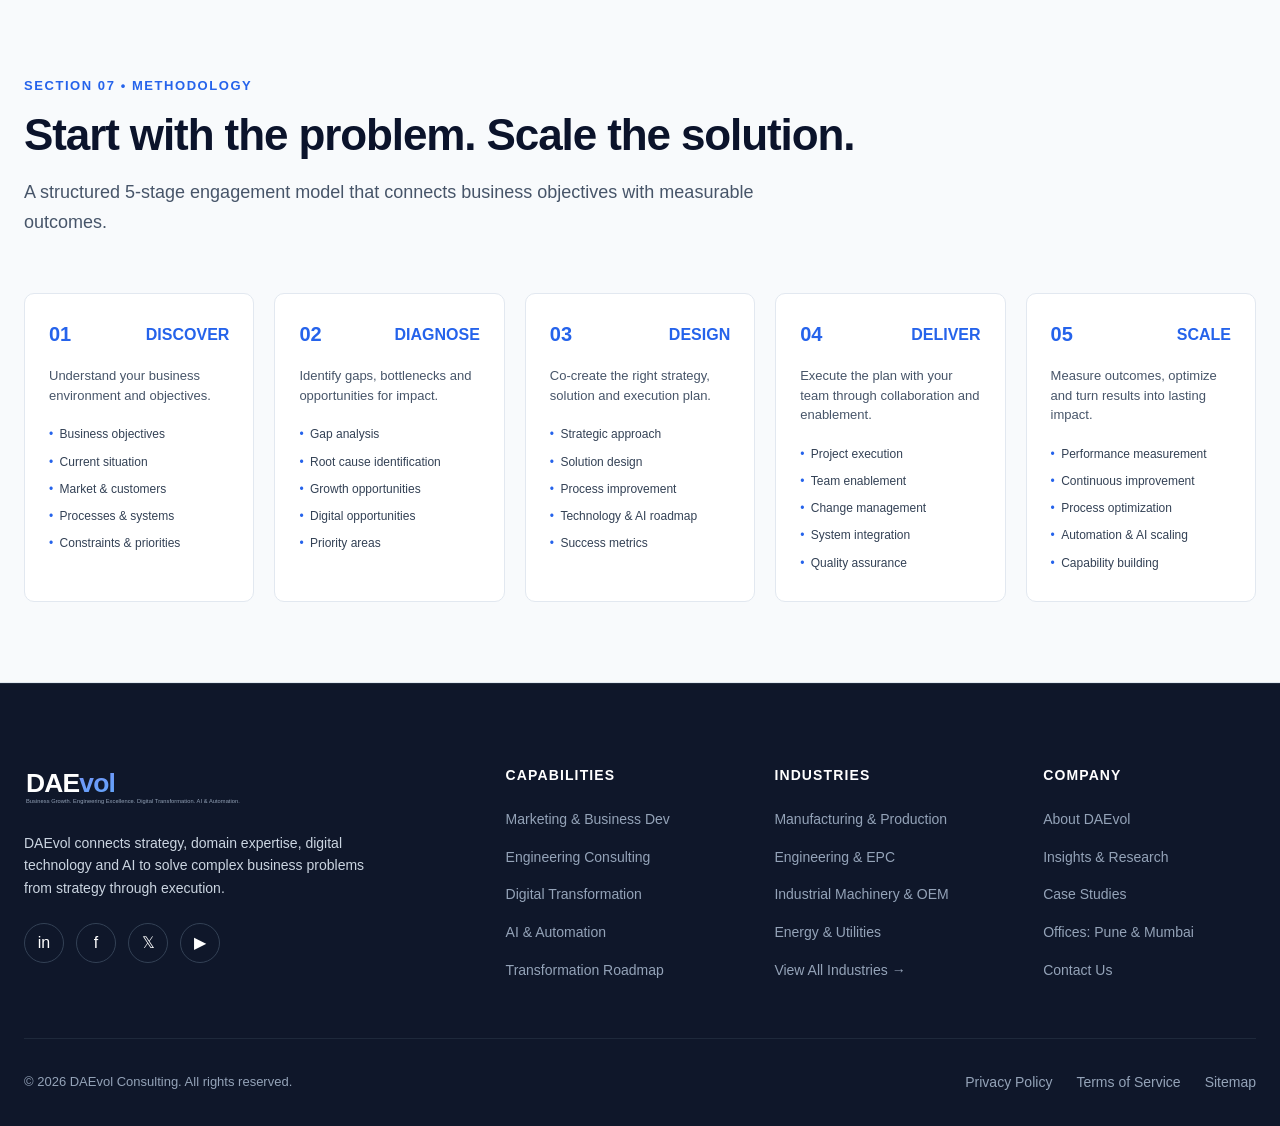
<file: services.html>
<!DOCTYPE html>
<html lang="en">
<head>
  <meta charset="UTF-8">
  <meta name="viewport" content="width=device-width, initial-scale=1.0">
  <title>Our Capabilities &amp; Services | DAEvol Consulting</title>
  
  <meta name="description" content="Explore DAEvol's 4 core integrated practices: Marketing &amp; Business Development, Engineering Consulting, Digital Transformation, and AI &amp; Automation. Designed for real industrial business requirements.">
  <meta name="keywords" content="DAEvol services, industrial marketing, engineering consulting, B2B growth, digital transformation, industrial AI, process digitization, EPC strategy">
  <meta name="robots" content="index, follow">
  <link rel="canonical" href="https://www.daevol.com/services.html">

  <!-- Open Graph -->
  <meta property="og:type" content="website">
  <meta property="og:url" content="https://www.daevol.com/services.html">
  <meta property="og:title" content="Our Capabilities &amp; Services | DAEvol">
  <meta property="og:description" content="End-to-End. Integrated. Impactful. From strategic growth to engineering transformation, digitalization and AI.">
  <meta property="og:image" content="https://www.daevol.com/images/daevol-logo.svg">

  <link rel="icon" type="image/svg+xml" href="images/favicon.svg">
  <link rel="stylesheet" href="css/style.css">

  <script type="application/ld+json">
  {
    "@context": "https://schema.org",
    "@type": "Service",
    "serviceType": "Management & Engineering Consulting",
    "provider": {
      "@type": "ConsultingService",
      "name": "DAEvol",
      "url": "https://www.daevol.com"
    },
    "hasOfferCatalog": {
      "@type": "OfferCatalog",
      "name": "DAEvol Capabilities",
      "itemListElement": [
        {
          "@type": "Offer",
          "itemOffered": {
            "@type": "Service",
            "name": "Marketing & Business Development"
          }
        },
        {
          "@type": "Offer",
          "itemOffered": {
            "@type": "Service",
            "name": "Engineering Consulting"
          }
        },
        {
          "@type": "Offer",
          "itemOffered": {
            "@type": "Service",
            "name": "Digital Transformation"
          }
        },
        {
          "@type": "Offer",
          "itemOffered": {
            "@type": "Service",
            "name": "AI & Automation"
          }
        }
      ]
    }
  }
  </script>
</head>
<body>

  <!-- Top Navigation Header -->
  <header class="header">
    <div class="container nav-container">
      <a href="index.html" class="brand-logo" aria-label="DAEvol Home">
        <img src="images/daevol-logo.svg" alt="DAEvol" width="220" height="48">
      </a>

      <nav class="nav-menu" aria-label="Main Navigation">
        <div class="nav-dropdown">
          <a href="services.html" class="nav-link active dropdown-trigger">
            What We Do
            <svg class="dropdown-chevron" viewBox="0 0 20 20" fill="currentColor">
              <path fill-rule="evenodd" d="M5.293 7.293a1 1 0 011.414 0L10 10.586l3.293-3.293a1 1 0 111.414 1.414l-4 4a1 1 0 01-1.414 0l-4-4a1 1 0 010-1.414z" clip-rule="evenodd"/>
            </svg>
          </a>
          <div class="dropdown-menu">
            <a href="#marketing" class="dropdown-item">
              <span class="dropdown-title">Marketing &amp; Business Development</span>
              <span class="dropdown-desc">Build the market. Create demand. Develop pipeline.</span>
            </a>
            <a href="#engineering" class="dropdown-item">
              <span class="dropdown-title">Engineering Consulting</span>
              <span class="dropdown-desc">Improve engineering. Digitize processes. Strengthen execution.</span>
            </a>
            <a href="#digital" class="dropdown-item">
              <span class="dropdown-title">Digital Transformation</span>
              <span class="dropdown-desc">Connect processes, systems and info across business.</span>
            </a>
            <a href="#ai" class="dropdown-item">
              <span class="dropdown-title">AI &amp; Automation</span>
              <span class="dropdown-desc">Apply AI where it can augment people and execution.</span>
            </a>
          </div>
        </div>

        <a href="industries.html" class="nav-link">Industries</a>
        <a href="insights.html" class="nav-link">Insights</a>
        <a href="case-studies.html" class="nav-link">Case Studies</a>
        <a href="about.html" class="nav-link">About DAEvol</a>
        <a href="contact.html" class="nav-link">Contact</a>
      </nav>

      <div class="nav-cta">
        <a href="#discovery" data-open-modal="discovery" class="btn btn-primary">
          Discuss Your Business Challenge &rarr;
        </a>
      </div>

      <button class="mobile-toggle" aria-label="Toggle navigation menu">&#9776;</button>
    </div>
  </header>

  <main>
    <!-- Services Hero Banner -->
    <section class="section" style="padding: 4rem 0 3rem; background: linear-gradient(180deg, #F8FAFC 0%, #FFFFFF 100%); border-bottom: 1px solid #E2E8F0;">
      <div class="container">
        <span class="section-tag">SECTION 03 &amp; 04 &bull; CAPABILITIES</span>
        <h1 class="hero-title" style="margin-bottom: 1rem;">
          End-to-End. Integrated. <span class="text-blue">Impactful.</span>
        </h1>
        <p class="section-subtitle" style="font-size: 1.125rem;">
          From strategic growth to engineering transformation, digitalization and AI &mdash; our services are designed around real business requirements.
        </p>

        <!-- Interactive Filter Switcher -->
        <div class="services-tabs-nav" data-tabs="services">
          <button type="button" class="tab-btn active" data-target="all">All Capabilities</button>
          <button type="button" class="tab-btn" data-target="growth">Growth &amp; Marketing</button>
          <button type="button" class="tab-btn" data-target="engineering">Engineering Consulting</button>
          <button type="button" class="tab-btn" data-target="digital">Digital Transformation</button>
          <button type="button" class="tab-btn" data-target="ai">AI &amp; Automation</button>
        </div>
      </div>
    </section>

    <!-- Detailed 4 Capabilities Breakdown (Section 04) -->
    <section class="section">
      <div class="container">
        <div class="services-full-grid">
          <!-- 01 Marketing & Business Development -->
          <div class="service-column" id="marketing" data-tab-group="services" data-tab-name="growth">
            <span class="teaser-num">01</span>
            <div class="icon-badge icon-badge-blue" style="margin-bottom:0.75rem;">
              <svg width="24" height="24" viewBox="0 0 24 24" fill="none" stroke="currentColor" stroke-width="2"><polyline points="22 12 18 12 15 21 9 3 6 12 2 12"></polyline></svg>
            </div>
            <h2 class="service-column-title">MARKETING &amp; BUSINESS DEVELOPMENT</h2>
            <p class="service-column-desc">Build the market. Create demand. Develop the pipeline.</p>
            <ul class="service-checklist">
              <li class="service-checklist-item">Market &amp; Customer Intelligence</li>
              <li class="service-checklist-item">Market Entry &amp; Expansion</li>
              <li class="service-checklist-item">Go-to-Market (GTM) Strategy</li>
              <li class="service-checklist-item">Industrial Marketing Strategy</li>
              <li class="service-checklist-item">B2B Lead Generation</li>
              <li class="service-checklist-item">Account-Based Marketing (ABM)</li>
              <li class="service-checklist-item">Demand Generation Systems</li>
              <li class="service-checklist-item">Business Development Programs</li>
              <li class="service-checklist-item">Strategic Account Development</li>
              <li class="service-checklist-item">Sales &amp; Marketing Process Alignment</li>
              <li class="service-checklist-item">Partner &amp; Channel Development</li>
              <li class="service-checklist-item">Continuous Growth Strategy</li>
            </ul>
            <a href="#discovery" data-open-modal="discovery" class="btn btn-primary" style="font-size:0.8125rem; padding:0.6rem 1rem;">
              Discuss Growth Needs &rarr;
            </a>
          </div>

          <!-- 02 Engineering Consulting -->
          <div class="service-column" id="engineering" data-tab-group="services" data-tab-name="engineering">
            <span class="teaser-num">02</span>
            <div class="icon-badge icon-badge-cyan" style="margin-bottom:0.75rem;">
              <svg width="24" height="24" viewBox="0 0 24 24" fill="none" stroke="currentColor" stroke-width="2"><circle cx="12" cy="12" r="3"></circle><path d="M19.4 15a1.65 1.65 0 0 0 .33 1.82l.06.06a2 2 0 0 1 0 2.83 2 2 0 0 1-2.83 0l-.06-.06a1.65 1.65 0 0 0-1.82-.33 1.65 1.65 0 0 0-1 1.51V21a2 2 0 0 1-2 2 2 2 0 0 1-2-2v-.09A1.65 1.65 0 0 0 9 19.4a1.65 1.65 0 0 0-1.82.33l-.06.06a2 2 0 0 1-2.83 0 2 2 0 0 1 0-2.83l.06-.06a1.65 1.65 0 0 0 .33-1.82 1.65 1.65 0 0 0-1.51-1H3a2 2 0 0 1-2-2 2 2 0 0 1 2-2h.09A1.65 1.65 0 0 0 4.6 9a1.65 1.65 0 0 0-.33-1.82l-.06-.06a2 2 0 0 1 0-2.83 2 2 0 0 1 2.83 0l.06.06a1.65 1.65 0 0 0 1.82.33H9a1.65 1.65 0 0 0 1-1.51V3a2 2 0 0 1 2-2 2 2 0 0 1 2 2v.09a1.65 1.65 0 0 0 1 1.51 1.65 1.65 0 0 0 1.82-.33l.06-.06a2 2 0 0 1 2.83 0 2 2 0 0 1 0 2.83l-.06.06a1.65 1.65 0 0 0-.33 1.82V9a1.65 1.65 0 0 0 1.51 1H21a2 2 0 0 1 2 2 2 2 0 0 1-2 2h-.09a1.65 1.65 0 0 0-1.51 1z"></path></svg>
            </div>
            <h2 class="service-column-title">ENGINEERING CONSULTING</h2>
            <p class="service-column-desc">Improve engineering performance. Digitize processes. Strengthen execution.</p>
            <ul class="service-checklist">
              <li class="service-checklist-item">Engineering Strategy</li>
              <li class="service-checklist-item">Engineering Process Improvement</li>
              <li class="service-checklist-item">Engineering Digitization</li>
              <li class="service-checklist-item">Design &amp; Process Optimization</li>
              <li class="service-checklist-item">Manufacturing Process Improvement</li>
              <li class="service-checklist-item">Project &amp; EPC Consulting</li>
              <li class="service-checklist-item">Operational Excellence</li>
              <li class="service-checklist-item">Engineering Data Management</li>
              <li class="service-checklist-item">Technical Documentation &amp; Workflows</li>
              <li class="service-checklist-item">Engineering Performance Improvement</li>
            </ul>
            <a href="#discovery" data-open-modal="discovery" class="btn btn-primary" style="font-size:0.8125rem; padding:0.6rem 1rem;">
              Discuss Engineering &rarr;
            </a>
          </div>

          <!-- 03 Digital Transformation -->
          <div class="service-column" id="digital" data-tab-group="services" data-tab-name="digital">
            <span class="teaser-num">03</span>
            <div class="icon-badge icon-badge-blue" style="margin-bottom:0.75rem;">
              <svg width="24" height="24" viewBox="0 0 24 24" fill="none" stroke="currentColor" stroke-width="2"><rect x="2" y="3" width="20" height="14" rx="2" ry="2"></rect><line x1="8" y1="21" x2="16" y2="21"></line><line x1="12" y1="17" x2="12" y2="21"></line></svg>
            </div>
            <h2 class="service-column-title">DIGITAL TRANSFORMATION</h2>
            <p class="service-column-desc">Connect processes, systems and information across the business.</p>
            <ul class="service-checklist">
              <li class="service-checklist-item">Digital Transformation Strategy</li>
              <li class="service-checklist-item">Digital Maturity Assessment</li>
              <li class="service-checklist-item">Business Process Digitization</li>
              <li class="service-checklist-item">CRM &amp; ERP Transformation</li>
              <li class="service-checklist-item">Engineering Process Digitization</li>
              <li class="service-checklist-item">System &amp; Data Integration</li>
              <li class="service-checklist-item">Data Architecture &amp; Analytics</li>
              <li class="service-checklist-item">Business Intelligence &amp; KPI Dashboards</li>
              <li class="service-checklist-item">Operational Workflow Automation</li>
              <li class="service-checklist-item">Digital Operations &amp; Visibility</li>
            </ul>
            <a href="#discovery" data-open-modal="discovery" class="btn btn-primary" style="font-size:0.8125rem; padding:0.6rem 1rem;">
              Discuss Digitalization &rarr;
            </a>
          </div>

          <!-- 04 AI & Automation -->
          <div class="service-column" id="ai" data-tab-group="services" data-tab-name="ai">
            <span class="teaser-num">04</span>
            <div class="icon-badge icon-badge-purple" style="margin-bottom:0.75rem;">
              <svg width="24" height="24" viewBox="0 0 24 24" fill="none" stroke="currentColor" stroke-width="2"><rect x="3" y="11" width="18" height="10" rx="2"></rect><circle cx="12" cy="5" r="2"></circle><path d="M12 7v4"></path></svg>
            </div>
            <h2 class="service-column-title">AI &amp; AUTOMATION</h2>
            <p class="service-column-desc">Apply AI where it can improve productivity, decisions and execution.</p>
            <ul class="service-checklist">
              <li class="service-checklist-item">AI Opportunity Assessment</li>
              <li class="service-checklist-item">Enterprise AI Strategy</li>
              <li class="service-checklist-item">Generative AI Solutions</li>
              <li class="service-checklist-item">AI Assistants &amp; Copilots</li>
              <li class="service-checklist-item">Intelligent Process Automation</li>
              <li class="service-checklist-item">Cross-Functional Workflow Automation</li>
              <li class="service-checklist-item">AI for Sales &amp; Marketing</li>
              <li class="service-checklist-item">AI for Engineering Workflows</li>
              <li class="service-checklist-item">AI for Operations &amp; Supply Chain</li>
              <li class="service-checklist-item">Predictive Analytics &amp; Forecasting</li>
              <li class="service-checklist-item">Decision Support Systems</li>
            </ul>
            <a href="#discovery" data-open-modal="discovery" class="btn btn-primary" style="font-size:0.8125rem; padding:0.6rem 1rem;">
              Discuss AI Adoption &rarr;
            </a>
          </div>
        </div>

        <!-- Problem Diagnostic Callout -->
        <div class="problem-banner">
          <div class="banner-left">
            <div class="banner-icon">?</div>
            <div>
              <h3 class="banner-title">Not sure which capability you need?</h3>
              <p class="banner-sub">Start with the business problem. We bring together the exact combination of skills required to solve it.</p>
            </div>
          </div>
          <a href="#discovery" data-open-modal="discovery" class="btn btn-primary">
            Start with the business problem &rarr;
          </a>
        </div>
      </div>
    </section>

    <!-- Execution Model (Section 07 from Part 2) -->
    <section class="section section-bg-slate" id="roadmap">
      <div class="container">
        <span class="section-tag">SECTION 07 &bull; METHODOLOGY</span>
        <h2 class="section-title">Start with the problem. Scale the solution.</h2>
        <p class="section-subtitle">
          A structured 5-stage engagement model that connects business objectives with measurable outcomes.
        </p>

        <div class="process-5-steps">
          <div class="process-step-card">
            <div class="process-step-header">
              <span class="process-step-num">01</span>
              <span style="font-weight:700; color:#2563EB;">DISCOVER</span>
            </div>
            <p class="process-step-summary">Understand your business environment and objectives.</p>
            <ul class="process-bullet-list">
              <li>Business objectives</li>
              <li>Current situation</li>
              <li>Market &amp; customers</li>
              <li>Processes &amp; systems</li>
              <li>Constraints &amp; priorities</li>
            </ul>
          </div>

          <div class="process-step-card">
            <div class="process-step-header">
              <span class="process-step-num">02</span>
              <span style="font-weight:700; color:#2563EB;">DIAGNOSE</span>
            </div>
            <p class="process-step-summary">Identify gaps, bottlenecks and opportunities for impact.</p>
            <ul class="process-bullet-list">
              <li>Gap analysis</li>
              <li>Root cause identification</li>
              <li>Growth opportunities</li>
              <li>Digital opportunities</li>
              <li>Priority areas</li>
            </ul>
          </div>

          <div class="process-step-card">
            <div class="process-step-header">
              <span class="process-step-num">03</span>
              <span style="font-weight:700; color:#2563EB;">DESIGN</span>
            </div>
            <p class="process-step-summary">Co-create the right strategy, solution and execution plan.</p>
            <ul class="process-bullet-list">
              <li>Strategic approach</li>
              <li>Solution design</li>
              <li>Process improvement</li>
              <li>Technology &amp; AI roadmap</li>
              <li>Success metrics</li>
            </ul>
          </div>

          <div class="process-step-card">
            <div class="process-step-header">
              <span class="process-step-num">04</span>
              <span style="font-weight:700; color:#2563EB;">DELIVER</span>
            </div>
            <p class="process-step-summary">Execute the plan with your team through collaboration and enablement.</p>
            <ul class="process-bullet-list">
              <li>Project execution</li>
              <li>Team enablement</li>
              <li>Change management</li>
              <li>System integration</li>
              <li>Quality assurance</li>
            </ul>
          </div>

          <div class="process-step-card">
            <div class="process-step-header">
              <span class="process-step-num">05</span>
              <span style="font-weight:700; color:#2563EB;">SCALE</span>
            </div>
            <p class="process-step-summary">Measure outcomes, optimize and turn results into lasting impact.</p>
            <ul class="process-bullet-list">
              <li>Performance measurement</li>
              <li>Continuous improvement</li>
              <li>Process optimization</li>
              <li>Automation &amp; AI scaling</li>
              <li>Capability building</li>
            </ul>
          </div>
        </div>
      </div>
    </section>
  </main>

  <!-- Global Footer -->
  <footer class="footer">
    <div class="container">
      <div class="footer-top-grid">
        <div class="footer-brand-col">
          <img src="images/daevol-logo-light.svg" alt="DAEvol Logo" class="footer-logo" width="220" height="48">
          <p class="footer-bio">
            DAEvol connects strategy, domain expertise, digital technology and AI to solve complex business problems from strategy through execution.
          </p>
          <div class="social-links-row">
            <a href="#" class="social-icon-btn" style="color:#FFF; border-color:#334155;">in</a>
            <a href="#" class="social-icon-btn" style="color:#FFF; border-color:#334155;">f</a>
            <a href="#" class="social-icon-btn" style="color:#FFF; border-color:#334155;">𝕏</a>
            <a href="#" class="social-icon-btn" style="color:#FFF; border-color:#334155;">&#9654;</a>
          </div>
        </div>

        <div>
          <h4 class="footer-heading">Capabilities</h4>
          <ul class="footer-links-list">
            <li><a href="#marketing" class="footer-link">Marketing &amp; Business Dev</a></li>
            <li><a href="#engineering" class="footer-link">Engineering Consulting</a></li>
            <li><a href="#digital" class="footer-link">Digital Transformation</a></li>
            <li><a href="#ai" class="footer-link">AI &amp; Automation</a></li>
            <li><a href="#roadmap" class="footer-link">Transformation Roadmap</a></li>
          </ul>
        </div>

        <div>
          <h4 class="footer-heading">Industries</h4>
          <ul class="footer-links-list">
            <li><a href="industries.html#manufacturing" class="footer-link">Manufacturing &amp; Production</a></li>
            <li><a href="industries.html#epc" class="footer-link">Engineering &amp; EPC</a></li>
            <li><a href="industries.html#machinery" class="footer-link">Industrial Machinery &amp; OEM</a></li>
            <li><a href="industries.html#energy" class="footer-link">Energy &amp; Utilities</a></li>
            <li><a href="industries.html" class="footer-link">View All Industries &rarr;</a></li>
          </ul>
        </div>

        <div>
          <h4 class="footer-heading">Company</h4>
          <ul class="footer-links-list">
            <li><a href="about.html" class="footer-link">About DAEvol</a></li>
            <li><a href="insights.html" class="footer-link">Insights &amp; Research</a></li>
            <li><a href="case-studies.html" class="footer-link">Case Studies</a></li>
            <li><a href="contact.html" class="footer-link">Offices: Pune &amp; Mumbai</a></li>
            <li><a href="contact.html" class="footer-link">Contact Us</a></li>
          </ul>
        </div>
      </div>

      <div class="footer-bottom">
        <div>&copy; 2026 DAEvol Consulting. All rights reserved.</div>
        <div style="display:flex; gap:1.5rem;">
          <a href="#" class="footer-link">Privacy Policy</a>
          <a href="#" class="footer-link">Terms of Service</a>
          <a href="sitemap.xml" class="footer-link">Sitemap</a>
        </div>
      </div>
    </div>
  </footer>

  <!-- 30-Minute Discovery Call Modal -->
  <div class="modal-overlay" id="discoveryModal" role="dialog" aria-modal="true" aria-labelledby="modalTitle">
    <div class="modal-dialog">
      <button class="modal-close-btn" data-close-modal aria-label="Close modal">&times;</button>
      <span class="call-card-badge" style="margin-bottom:0.5rem;">&#128197; 30-Minute Consultation</span>
      <h3 class="section-title" id="modalTitle" style="font-size:1.5rem; margin-bottom:0.5rem;">Schedule Your Discovery Call</h3>
      <p style="font-size:0.875rem; color:#64748B; margin-bottom:1.5rem;">
        Let's discuss your current business challenges and determine how DAEvol can create measurable value for your organization.
      </p>

      <form data-ajax-form>
        <div class="form-group">
          <label class="form-label" for="discName">Your Full Name *</label>
          <input type="text" id="discName" class="form-input" required placeholder="e.g. Rahul Sharma">
        </div>

        <div class="form-group">
          <label class="form-label" for="discEmail">Business Email *</label>
          <input type="email" id="discEmail" class="form-input" required placeholder="e.g. rahul@company.com">
        </div>

        <div style="display:grid; grid-template-columns:1fr 1fr; gap:1rem;">
          <div class="form-group">
            <label class="form-label" for="discCompany">Company Name *</label>
            <input type="text" id="discCompany" class="form-input" required placeholder="e.g. Apex Industries">
          </div>
          <div class="form-group">
            <label class="form-label" for="discIndustry">Industry Vertical *</label>
            <select id="discIndustry" class="form-select" required>
              <option value="">Select Industry</option>
              <option value="manufacturing">Manufacturing &amp; Production</option>
              <option value="epc">Engineering &amp; EPC</option>
              <option value="oem">Industrial Machinery &amp; OEM</option>
              <option value="services">Industrial Services</option>
              <option value="tech">Technology &amp; Software</option>
              <option value="chemicals">Chemicals &amp; Materials</option>
              <option value="infrastructure">Infrastructure &amp; Construction</option>
              <option value="energy">Energy &amp; Utilities</option>
            </select>
          </div>
        </div>

        <div class="form-group">
          <label class="form-label" for="discNeed">Primary Area of Interest *</label>
          <select id="discNeed" class="form-select" required>
            <option value="">Select Priority</option>
            <option value="growth">We need to grow (GTM, Demand Gen, Sales)</option>
            <option value="customers">We need better customers (ABM, Accounts)</option>
            <option value="engineering">We need to improve engineering (Process, Design)</option>
            <option value="digitize">We need to digitize (ERP, Systems, Dashboards)</option>
            <option value="automate">We need to automate (AI, Workflows, Copilots)</option>
            <option value="roadmap">We need a full transformation roadmap</option>
          </select>
        </div>

        <div class="form-group">
          <label class="form-label" for="discDetails">Brief Description of Your Business Challenge</label>
          <textarea id="discDetails" rows="3" class="form-textarea" placeholder="Describe the goal or bottleneck you are aiming to solve..."></textarea>
        </div>

        <button type="submit" class="btn btn-blue" style="width:100%; justify-content:center; padding:0.875rem;">
          Confirm Discovery Call Request &rarr;
        </button>
      </form>
    </div>
  </div>

  <script src="js/main.js"></script>
</body>
</html>
</file>
<file: css/style.css>
/* ==========================================================================
   DAEvol - Business Growth & Engineering Consulting
   Master Design System & Stylesheet
   ========================================================================== */

:root {
  /* Brand Colors */
  --color-primary-dark: #0B132B;
  --color-navy: #0F172A;
  --color-slate-900: #0F172A;
  --color-slate-800: #1E293B;
  --color-slate-700: #334155;
  --color-slate-600: #475569;
  --color-slate-500: #64748B;
  --color-slate-400: #94A3B8;
  --color-slate-300: #CBD5E1;
  --color-slate-200: #E2E8F0;
  --color-slate-100: #F1F5F9;
  --color-slate-50: #F8FAFC;
  --color-white: #FFFFFF;

  /* Accent Colors */
  --color-blue-600: #2563EB;
  --color-blue-700: #1D4ED8;
  --color-blue-500: #3B82F6;
  --color-blue-50: #EFF6FF;
  --color-indigo-600: #4F46E5;
  --color-indigo-700: #4338CA;
  --color-indigo-50: #EEF2FF;
  --color-cyan-500: #06B6D4;
  --color-cyan-600: #0891B2;
  --color-cyan-50: #ECFEFF;
  --color-purple-600: #7C3AED;
  --color-purple-50: #FAF5FF;

  /* Typography */
  --font-sans: 'Inter', -apple-system, BlinkMacSystemFont, 'Segoe UI', Roboto, Oxygen, Ubuntu, Cantarell, 'Open Sans', 'Helvetica Neue', sans-serif;
  --font-heading: 'Inter', -apple-system, BlinkMacSystemFont, 'Segoe UI', Roboto, sans-serif;

  /* Transitions */
  --transition-fast: 0.15s ease;
  --transition-normal: 0.25s cubic-bezier(0.16, 1, 0.3, 1);
  --transition-smooth: 0.35s cubic-bezier(0.16, 1, 0.3, 1);

  /* Shadows */
  --shadow-sm: 0 1px 2px 0 rgba(15, 23, 42, 0.05);
  --shadow-md: 0 4px 6px -1px rgba(15, 23, 42, 0.07), 0 2px 4px -2px rgba(15, 23, 42, 0.05);
  --shadow-lg: 0 10px 15px -3px rgba(15, 23, 42, 0.08), 0 4px 6px -4px rgba(15, 23, 42, 0.04);
  --shadow-xl: 0 20px 25px -5px rgba(15, 23, 42, 0.09), 0 8px 10px -6px rgba(15, 23, 42, 0.04);
  --shadow-glow: 0 0 20px rgba(59, 130, 246, 0.25);

  /* Container */
  --container-max: 1280px;
  --radius-sm: 6px;
  --radius-md: 10px;
  --radius-lg: 16px;
  --radius-full: 9999px;
}

/* Base Reset */
*, *::before, *::after {
  box-sizing: border-box;
  margin: 0;
  padding: 0;
}

html {
  font-family: var(--font-sans);
  font-size: 16px;
  line-height: 1.6;
  color: var(--color-slate-700);
  background-color: var(--color-white);
  scroll-behavior: smooth;
  -webkit-text-size-adjust: 100%;
}

body {
  overflow-x: hidden;
  min-height: 100vh;
  display: flex;
  flex-direction: column;
}

img, svg {
  display: block;
  max-width: 100%;
}

a {
  color: inherit;
  text-decoration: none;
  transition: color var(--transition-fast);
}

button, input, select, textarea {
  font: inherit;
}

ul, ol {
  list-style: none;
}

/* Container */
.container {
  width: 100%;
  max-width: var(--container-max);
  margin-left: auto;
  margin-right: auto;
  padding-left: 1.5rem;
  padding-right: 1.5rem;
}

/* Typography Utilities */
.section-tag {
  display: inline-block;
  font-size: 0.8125rem;
  font-weight: 800;
  text-transform: uppercase;
  letter-spacing: 0.12em;
  color: var(--color-blue-600);
  margin-bottom: 0.75rem;
}

.section-eyebrow {
  display: inline-block;
  font-size: 0.875rem;
  font-weight: 800;
  text-transform: uppercase;
  letter-spacing: 0.15em;
  color: var(--color-indigo-600);
  margin-bottom: 1rem;
}

.section-title {
  font-family: var(--font-heading);
  font-size: clamp(2rem, 3.5vw, 2.75rem);
  font-weight: 800;
  line-height: 1.2;
  color: var(--color-primary-dark);
  letter-spacing: -0.025em;
  margin-bottom: 1rem;
}

.section-subtitle {
  font-size: 1.125rem;
  color: var(--color-slate-600);
  max-width: 780px;
  line-height: 1.65;
}

.text-blue {
  color: var(--color-blue-600);
}

.text-indigo {
  color: var(--color-indigo-600);
}

/* Buttons */
.btn {
  display: inline-flex;
  align-items: center;
  justify-content: center;
  gap: 0.5rem;
  font-weight: 600;
  font-size: 0.9375rem;
  padding: 0.75rem 1.375rem;
  border-radius: var(--radius-sm);
  transition: all var(--transition-normal);
  cursor: pointer;
  border: 1px solid transparent;
  white-space: nowrap;
}

.btn-primary {
  background-color: var(--color-primary-dark);
  color: var(--color-white);
  border-color: var(--color-primary-dark);
}

.btn-primary:hover {
  background-color: var(--color-blue-600);
  border-color: var(--color-blue-600);
  transform: translateY(-1px);
  box-shadow: var(--shadow-md);
}

.btn-secondary {
  background-color: transparent;
  color: var(--color-primary-dark);
  border-color: var(--color-slate-300);
}

.btn-secondary:hover {
  background-color: var(--color-slate-50);
  border-color: var(--color-slate-400);
  color: var(--color-blue-600);
}

.btn-blue {
  background-color: var(--color-blue-600);
  color: var(--color-white);
}

.btn-blue:hover {
  background-color: var(--color-blue-700);
  transform: translateY(-1px);
  box-shadow: var(--shadow-md);
}

.btn-white {
  background-color: var(--color-white);
  color: var(--color-primary-dark);
}

.btn-white:hover {
  background-color: var(--color-slate-100);
}

/* Header & Navigation */
.header {
  position: sticky;
  top: 0;
  z-index: 1000;
  background-color: rgba(255, 255, 255, 0.95);
  backdrop-filter: blur(10px);
  border-bottom: 1px solid var(--color-slate-200);
  transition: box-shadow var(--transition-fast);
}

.header.scrolled {
  box-shadow: var(--shadow-sm);
}

.nav-container {
  display: flex;
  align-items: center;
  justify-content: space-between;
  height: 80px;
}

.brand-logo {
  display: flex;
  align-items: center;
  height: 48px;
}

.brand-logo img {
  height: 48px;
  width: auto;
}

.nav-menu {
  display: flex;
  align-items: center;
  gap: 2rem;
}

.nav-link {
  font-size: 0.9375rem;
  font-weight: 500;
  color: var(--color-slate-700);
  position: relative;
  padding: 0.5rem 0;
  display: flex;
  align-items: center;
  gap: 0.25rem;
}

.nav-link:hover, .nav-link.active {
  color: var(--color-blue-600);
}

.nav-link.active::after {
  content: '';
  position: absolute;
  bottom: 0;
  left: 0;
  width: 100%;
  height: 2px;
  background-color: var(--color-blue-600);
  border-radius: 2px;
}

/* Dropdown */
.nav-dropdown {
  position: relative;
}

.dropdown-trigger {
  cursor: pointer;
}

.dropdown-chevron {
  width: 14px;
  height: 14px;
  transition: transform var(--transition-fast);
}

.nav-dropdown:hover .dropdown-chevron {
  transform: rotate(180deg);
}

.dropdown-menu {
  position: absolute;
  top: 100%;
  left: 0;
  width: 320px;
  background-color: var(--color-white);
  border-radius: var(--radius-md);
  box-shadow: var(--shadow-xl);
  border: 1px solid var(--color-slate-200);
  padding: 0.75rem;
  opacity: 0;
  visibility: hidden;
  transform: translateY(10px);
  transition: all var(--transition-fast);
  z-index: 50;
}

.nav-dropdown:hover .dropdown-menu {
  opacity: 1;
  visibility: visible;
  transform: translateY(0);
}

.dropdown-item {
  display: block;
  padding: 0.65rem 0.85rem;
  border-radius: var(--radius-sm);
  transition: background-color var(--transition-fast);
}

.dropdown-item:hover {
  background-color: var(--color-slate-50);
}

.dropdown-title {
  display: block;
  font-size: 0.875rem;
  font-weight: 700;
  color: var(--color-primary-dark);
}

.dropdown-desc {
  display: block;
  font-size: 0.75rem;
  color: var(--color-slate-500);
  margin-top: 2px;
}

/* Mobile Toggle */
.mobile-toggle {
  display: none;
  background: none;
  border: none;
  font-size: 1.5rem;
  color: var(--color-slate-800);
  cursor: pointer;
}

/* Hero Section */
.hero-section {
  padding: 4rem 0 3rem;
  background: linear-gradient(180deg, #F8FAFC 0%, #FFFFFF 100%);
  position: relative;
  overflow: hidden;
}

.hero-grid {
  display: grid;
  grid-template-columns: 1fr 1.05fr;
  gap: 3.5rem;
  align-items: center;
}

.hero-content {
  max-width: 580px;
}

.hero-title {
  font-family: var(--font-heading);
  font-size: clamp(2.5rem, 4vw, 3.5rem);
  font-weight: 900;
  line-height: 1.1;
  letter-spacing: -0.03em;
  color: var(--color-primary-dark);
  margin-bottom: 1.5rem;
}

.hero-desc {
  font-size: 1.0625rem;
  color: var(--color-slate-600);
  line-height: 1.65;
  margin-bottom: 1.25rem;
}

.hero-desc-secondary {
  font-size: 0.9375rem;
  color: var(--color-slate-500);
  line-height: 1.6;
  margin-bottom: 2rem;
}

.hero-actions {
  display: flex;
  gap: 1rem;
  flex-wrap: wrap;
}

.hero-visual-card {
  position: relative;
  border-radius: var(--radius-lg);
  overflow: hidden;
  box-shadow: var(--shadow-xl);
  border: 1px solid var(--color-slate-800);
}

/* Teaser Grid (Bottom of Page 1) */
.teaser-grid {
  display: grid;
  grid-template-columns: repeat(4, 1fr);
  gap: 1.5rem;
  margin-top: 3.5rem;
  padding-top: 2.5rem;
  border-top: 1px solid var(--color-slate-200);
}

.teaser-card {
  padding: 1.25rem;
  border-radius: var(--radius-md);
  background-color: var(--color-white);
  border: 1px solid var(--color-slate-200);
  transition: all var(--transition-normal);
  display: flex;
  flex-direction: column;
}

.teaser-card:hover {
  transform: translateY(-4px);
  border-color: var(--color-blue-500);
  box-shadow: var(--shadow-md);
}

.teaser-num {
  font-size: 1.25rem;
  font-weight: 800;
  color: var(--color-blue-600);
  margin-bottom: 0.75rem;
}

.teaser-title {
  font-size: 0.9375rem;
  font-weight: 800;
  color: var(--color-primary-dark);
  text-transform: uppercase;
  letter-spacing: 0.04em;
  margin-bottom: 0.5rem;
  line-height: 1.3;
}

.teaser-text {
  font-size: 0.8125rem;
  color: var(--color-slate-600);
  line-height: 1.5;
  margin-bottom: 1.25rem;
  flex-grow: 1;
}

.link-arrow {
  display: inline-flex;
  align-items: center;
  gap: 0.35rem;
  font-size: 0.8125rem;
  font-weight: 700;
  color: var(--color-blue-600);
  transition: gap var(--transition-fast);
}

.link-arrow:hover {
  gap: 0.6rem;
  color: var(--color-blue-700);
}

/* Section Common Spacing */
.section {
  padding: 5rem 0;
}

.section-bg-slate {
  background-color: var(--color-slate-50);
  border-top: 1px solid var(--color-slate-200);
  border-bottom: 1px solid var(--color-slate-200);
}

.section-bg-dark {
  background-color: var(--color-primary-dark);
  color: var(--color-white);
}

.section-bg-dark .section-title {
  color: var(--color-white);
}

.section-bg-dark .section-subtitle {
  color: var(--color-slate-300);
}

/* Section 02 - Interconnected Grid */
.interconnected-grid {
  display: grid;
  grid-template-columns: 1fr 1.2fr;
  gap: 3.5rem;
  align-items: center;
  margin-top: 3rem;
}

.perspective-cards {
  display: flex;
  flex-direction: column;
  gap: 1.5rem;
}

.info-card {
  padding: 1.75rem;
  border-radius: var(--radius-md);
  border: 1px solid var(--color-slate-200);
  background-color: var(--color-white);
  box-shadow: var(--shadow-sm);
}

.info-card-highlight {
  background-color: var(--color-slate-900);
  color: var(--color-white);
  border-color: var(--color-slate-800);
}

.info-card-highlight h3, .info-card-highlight p {
  color: var(--color-white);
}

.card-icon-header {
  display: flex;
  align-items: flex-start;
  gap: 1rem;
}

.icon-badge {
  width: 44px;
  height: 44px;
  border-radius: 50%;
  display: flex;
  align-items: center;
  justify-content: center;
  flex-shrink: 0;
}

.icon-badge-blue {
  background-color: var(--color-blue-50);
  color: var(--color-blue-600);
}

.icon-badge-purple {
  background-color: var(--color-purple-50);
  color: var(--color-purple-600);
}

.icon-badge-cyan {
  background-color: var(--color-cyan-50);
  color: var(--color-cyan-600);
}

.pillars-row {
  display: grid;
  grid-template-columns: repeat(4, 1fr);
  gap: 2rem;
  margin-top: 4rem;
  padding-top: 2.5rem;
  border-top: 1px solid var(--color-slate-200);
}

.pillar-item {
  border-left: 2px solid var(--color-blue-600);
  padding-left: 1.25rem;
}

.pillar-title {
  font-size: 1.0625rem;
  font-weight: 700;
  color: var(--color-primary-dark);
  margin-bottom: 0.5rem;
}

.pillar-desc {
  font-size: 0.875rem;
  color: var(--color-slate-600);
  line-height: 1.6;
}

/* Convergence Model (Page 3) */
.convergence-section {
  text-align: center;
  padding: 5rem 0;
}

.convergence-container {
  max-width: 900px;
  margin: 0 auto;
}

.convergence-quote {
  max-width: 720px;
  margin: 2.5rem auto 0;
  padding: 1.25rem 2rem;
  background-color: var(--color-slate-50);
  border-radius: var(--radius-md);
  border-left: 4px solid var(--color-blue-600);
  font-size: 1.0625rem;
  color: var(--color-slate-700);
  font-weight: 500;
}

/* Capabilities Section (Section 03) */
.capabilities-layout {
  display: grid;
  grid-template-columns: 2fr 1fr;
  gap: 2.5rem;
  margin-top: 3rem;
}

.capabilities-grid {
  display: grid;
  grid-template-columns: 1fr 1fr;
  gap: 1.5rem;
}

.cap-card {
  background-color: var(--color-white);
  border: 1px solid var(--color-slate-200);
  border-radius: var(--radius-md);
  padding: 2rem;
  display: flex;
  flex-direction: column;
  transition: all var(--transition-normal);
}

.cap-card:hover {
  transform: translateY(-4px);
  border-color: var(--color-blue-600);
  box-shadow: var(--shadow-lg);
}

.cap-header {
  display: flex;
  justify-content: space-between;
  align-items: flex-start;
  margin-bottom: 1.25rem;
}

.cap-num {
  font-size: 1.5rem;
  font-weight: 800;
  color: var(--color-blue-600);
}

.cap-title {
  font-size: 1.125rem;
  font-weight: 800;
  color: var(--color-primary-dark);
  text-transform: uppercase;
  letter-spacing: 0.03em;
  margin-bottom: 0.5rem;
}

.cap-desc {
  font-size: 0.875rem;
  color: var(--color-slate-600);
  margin-bottom: 1.25rem;
  line-height: 1.55;
}

.cap-list {
  margin-bottom: 1.5rem;
  flex-grow: 1;
}

.cap-list-item {
  font-size: 0.8125rem;
  color: var(--color-slate-700);
  padding: 0.35rem 0;
  display: flex;
  align-items: center;
  gap: 0.5rem;
}

.cap-list-item::before {
  content: '•';
  color: var(--color-blue-600);
  font-weight: bold;
}

/* How We Work Sidebar */
.how-we-work-card {
  background-color: var(--color-slate-900);
  color: var(--color-white);
  border-radius: var(--radius-md);
  padding: 2.25rem 2rem;
  position: relative;
  overflow: hidden;
}

.how-we-work-title {
  font-size: 0.875rem;
  font-weight: 800;
  text-transform: uppercase;
  letter-spacing: 0.15em;
  color: var(--color-blue-400);
  margin-bottom: 1.75rem;
}

.step-item {
  position: relative;
  padding-left: 2.5rem;
  padding-bottom: 1.75rem;
}

.step-item:last-child {
  padding-bottom: 0;
}

.step-item::before {
  content: '';
  position: absolute;
  left: 11px;
  top: 24px;
  bottom: 0;
  width: 2px;
  background-color: var(--color-slate-700);
}

.step-item:last-child::before {
  display: none;
}

.step-circle {
  position: absolute;
  left: 0;
  top: 0;
  width: 24px;
  height: 24px;
  border-radius: 50%;
  background-color: var(--color-blue-600);
  color: var(--color-white);
  font-size: 0.75rem;
  font-weight: bold;
  display: flex;
  align-items: center;
  justify-content: center;
}

.step-name {
  font-size: 0.9375rem;
  font-weight: 700;
  color: var(--color-white);
  text-transform: uppercase;
  letter-spacing: 0.05em;
  margin-bottom: 0.25rem;
}

.step-desc {
  font-size: 0.8125rem;
  color: var(--color-slate-300);
  line-height: 1.5;
}

/* Industry Ribbon / Strip */
.industries-strip {
  margin-top: 3.5rem;
  padding: 2rem;
  background-color: var(--color-slate-50);
  border-radius: var(--radius-md);
  border: 1px solid var(--color-slate-200);
}

.strip-header {
  display: flex;
  justify-content: space-between;
  align-items: center;
  margin-bottom: 1.5rem;
}

.strip-title {
  font-size: 1rem;
  font-weight: 700;
  color: var(--color-primary-dark);
}

.industries-pills {
  display: flex;
  flex-wrap: wrap;
  gap: 0.75rem;
}

.ind-pill {
  padding: 0.5rem 1rem;
  background-color: var(--color-white);
  border: 1px solid var(--color-slate-200);
  border-radius: var(--radius-full);
  font-size: 0.8125rem;
  font-weight: 600;
  color: var(--color-slate-700);
  transition: all var(--transition-fast);
}

.ind-pill:hover {
  border-color: var(--color-blue-600);
  color: var(--color-blue-600);
  background-color: var(--color-blue-50);
}

/* Section 04 - Detailed Service Breakdown */
.services-tabs-nav {
  display: flex;
  gap: 1rem;
  border-bottom: 2px solid var(--color-slate-200);
  margin-top: 2.5rem;
  margin-bottom: 2.5rem;
  overflow-x: auto;
  padding-bottom: 0.25rem;
}

.tab-btn {
  padding: 0.75rem 1.5rem;
  font-size: 0.9375rem;
  font-weight: 700;
  color: var(--color-slate-600);
  background: none;
  border: none;
  border-bottom: 3px solid transparent;
  cursor: pointer;
  white-space: nowrap;
  display: flex;
  align-items: center;
  gap: 0.5rem;
  transition: all var(--transition-fast);
}

.tab-btn:hover {
  color: var(--color-blue-600);
}

.tab-btn.active {
  color: var(--color-blue-600);
  border-bottom-color: var(--color-blue-600);
}

.services-full-grid {
  display: grid;
  grid-template-columns: repeat(4, 1fr);
  gap: 1.5rem;
}

.service-column {
  background-color: var(--color-white);
  border: 1px solid var(--color-slate-200);
  border-radius: var(--radius-md);
  padding: 1.75rem;
  display: flex;
  flex-direction: column;
}

.service-column-title {
  font-size: 1rem;
  font-weight: 800;
  text-transform: uppercase;
  color: var(--color-primary-dark);
  margin-top: 0.75rem;
  margin-bottom: 0.25rem;
}

.service-column-desc {
  font-size: 0.8125rem;
  color: var(--color-slate-500);
  margin-bottom: 1.25rem;
  font-weight: 500;
}

.service-checklist {
  list-style: none;
  margin-bottom: 1.5rem;
  flex-grow: 1;
}

.service-checklist-item {
  font-size: 0.8125rem;
  color: var(--color-slate-700);
  padding: 0.4rem 0;
  border-bottom: 1px solid var(--color-slate-100);
  display: flex;
  align-items: center;
  gap: 0.4rem;
}

.service-checklist-item:last-child {
  border-bottom: none;
}

.service-checklist-item::before {
  content: '•';
  color: var(--color-blue-600);
  font-weight: bold;
}

/* Banner CTA Bar (Page 5 bottom) */
.problem-banner {
  margin-top: 3.5rem;
  background: linear-gradient(135deg, var(--color-slate-100) 0%, var(--color-blue-50) 100%);
  border: 1px solid var(--color-slate-200);
  border-radius: var(--radius-md);
  padding: 1.75rem 2.5rem;
  display: flex;
  align-items: center;
  justify-content: space-between;
  gap: 2rem;
  flex-wrap: wrap;
}

.banner-left {
  display: flex;
  align-items: center;
  gap: 1.25rem;
}

.banner-icon {
  width: 48px;
  height: 48px;
  border-radius: 50%;
  background-color: var(--color-indigo-600);
  color: var(--color-white);
  display: flex;
  align-items: center;
  justify-content: center;
  font-weight: 800;
  font-size: 1.25rem;
  flex-shrink: 0;
}

.banner-title {
  font-size: 1.125rem;
  font-weight: 800;
  color: var(--color-primary-dark);
}

.banner-sub {
  font-size: 0.875rem;
  color: var(--color-slate-600);
}

/* Section 05 - Goal Driven ("What are you trying to achieve?") */
.goals-grid {
  display: grid;
  grid-template-columns: repeat(3, 1fr);
  gap: 1.5rem;
  margin-top: 3rem;
}

.goal-card {
  background-color: var(--color-white);
  border: 1px solid var(--color-slate-200);
  border-radius: var(--radius-md);
  padding: 1.75rem;
  display: flex;
  flex-direction: column;
  transition: all var(--transition-normal);
}

.goal-card:hover {
  transform: translateY(-4px);
  border-color: var(--color-blue-600);
  box-shadow: var(--shadow-md);
}

.goal-icon {
  width: 40px;
  height: 40px;
  margin-bottom: 1rem;
}

.goal-title {
  font-size: 1.125rem;
  font-weight: 800;
  color: var(--color-primary-dark);
  margin-bottom: 0.5rem;
}

.goal-desc {
  font-size: 0.875rem;
  color: var(--color-slate-600);
  margin-bottom: 1.25rem;
  line-height: 1.5;
}

.goal-bullets {
  margin-bottom: 1.5rem;
  flex-grow: 1;
}

.goal-bullet {
  font-size: 0.8125rem;
  color: var(--color-slate-700);
  padding: 0.35rem 0;
  display: flex;
  align-items: center;
  gap: 0.5rem;
}

.goal-bullet svg {
  color: var(--color-blue-600);
  flex-shrink: 0;
}

/* Section 06 - Built Around Industrial Reality (8 Industries) */
.industries-8-grid {
  display: grid;
  grid-template-columns: repeat(4, 1fr);
  gap: 1.5rem;
  margin-top: 3rem;
}

.industry-card-item {
  background-color: var(--color-white);
  border: 1px solid var(--color-slate-200);
  border-radius: var(--radius-md);
  padding: 1.75rem;
  display: flex;
  flex-direction: column;
  transition: all var(--transition-normal);
}

.industry-card-item:hover {
  transform: translateY(-3px);
  border-color: var(--color-blue-600);
  box-shadow: var(--shadow-md);
}

.industry-icon-box {
  width: 48px;
  height: 48px;
  background-color: var(--color-blue-50);
  border-radius: var(--radius-sm);
  display: flex;
  align-items: center;
  justify-content: center;
  color: var(--color-blue-600);
  margin-bottom: 1rem;
}

.industry-title {
  font-size: 1rem;
  font-weight: 800;
  color: var(--color-primary-dark);
  margin-bottom: 0.5rem;
}

.industry-desc {
  font-size: 0.8125rem;
  color: var(--color-slate-600);
  line-height: 1.55;
  margin-bottom: 1rem;
  flex-grow: 1;
}

/* Stats Ribbon */
.stats-ribbon {
  margin-top: 3.5rem;
  padding: 2.25rem 2.5rem;
  background: var(--color-slate-900);
  color: var(--color-white);
  border-radius: var(--radius-md);
  display: grid;
  grid-template-columns: repeat(4, 1fr) auto;
  gap: 2rem;
  align-items: center;
}

.stat-item {
  border-right: 1px solid var(--color-slate-800);
  padding-right: 1.5rem;
}

.stat-item:last-of-type {
  border-right: none;
}

.stat-number {
  font-size: 2rem;
  font-weight: 900;
  color: var(--color-blue-400);
  line-height: 1;
  margin-bottom: 0.35rem;
}

.stat-label {
  font-size: 0.875rem;
  font-weight: 700;
  color: var(--color-white);
  margin-bottom: 0.25rem;
}

.stat-sub {
  font-size: 0.75rem;
  color: var(--color-slate-400);
}

/* Section 07 - 5 Stage Process Roadmap */
.process-5-steps {
  display: grid;
  grid-template-columns: repeat(5, 1fr);
  gap: 1.25rem;
  margin-top: 3.5rem;
  position: relative;
}

.process-step-card {
  background-color: var(--color-white);
  border: 1px solid var(--color-slate-200);
  border-radius: var(--radius-md);
  padding: 1.5rem;
  display: flex;
  flex-direction: column;
}

.process-step-header {
  display: flex;
  justify-content: space-between;
  align-items: center;
  margin-bottom: 1rem;
}

.process-step-num {
  font-size: 1.25rem;
  font-weight: 800;
  color: var(--color-blue-600);
}

.process-step-title {
  font-size: 1rem;
  font-weight: 800;
  color: var(--color-primary-dark);
  text-transform: uppercase;
  margin-bottom: 0.5rem;
}

.process-step-summary {
  font-size: 0.8125rem;
  color: var(--color-slate-600);
  margin-bottom: 1rem;
  line-height: 1.5;
}

.process-bullet-list {
  list-style: none;
  font-size: 0.75rem;
  color: var(--color-slate-700);
}

.process-bullet-list li {
  padding: 0.25rem 0;
  display: flex;
  align-items: center;
  gap: 0.4rem;
}

.process-bullet-list li::before {
  content: '•';
  color: var(--color-blue-600);
}

/* Quote & Pillars Box */
.quote-box {
  margin-top: 3.5rem;
  background-color: var(--color-slate-900);
  color: var(--color-white);
  border-radius: var(--radius-md);
  padding: 2.5rem;
  display: grid;
  grid-template-columns: 1.2fr 1.8fr;
  gap: 3rem;
  align-items: center;
}

.quote-left {
  display: flex;
  gap: 1.25rem;
}

.quote-mark {
  font-size: 3rem;
  color: var(--color-blue-400);
  line-height: 1;
  font-family: Georgia, serif;
}

.quote-text {
  font-size: 1.125rem;
  font-weight: 600;
  line-height: 1.6;
}

.quote-highlight {
  color: var(--color-blue-400);
  font-weight: 700;
  display: block;
  margin-top: 0.5rem;
}

.quote-pillars {
  display: grid;
  grid-template-columns: repeat(4, 1fr);
  gap: 1.25rem;
  border-left: 1px solid var(--color-slate-800);
  padding-left: 2rem;
}

.q-pillar-title {
  font-size: 0.875rem;
  font-weight: 700;
  color: var(--color-white);
  margin-bottom: 0.25rem;
}

.q-pillar-desc {
  font-size: 0.75rem;
  color: var(--color-slate-400);
  line-height: 1.45;
}

/* Section 08 & 05 (Part 2) - Insights & Industry Intelligence */
.insights-3-cols {
  display: grid;
  grid-template-columns: repeat(3, 1fr);
  gap: 2rem;
  margin-top: 3rem;
}

.insight-col-card {
  background-color: var(--color-white);
  border: 1px solid var(--color-slate-200);
  border-radius: var(--radius-md);
  padding: 2rem;
  display: flex;
  flex-direction: column;
}

.insight-col-header {
  display: flex;
  align-items: center;
  gap: 0.75rem;
  margin-bottom: 0.5rem;
}

.insight-col-title {
  font-size: 1.0625rem;
  font-weight: 800;
  text-transform: uppercase;
  color: var(--color-primary-dark);
}

.insight-col-sub {
  font-size: 0.8125rem;
  color: var(--color-slate-500);
  margin-bottom: 1.5rem;
}

.insight-article-list {
  display: flex;
  flex-direction: column;
  gap: 1.25rem;
  margin-bottom: 1.75rem;
  flex-grow: 1;
}

.insight-article-item {
  padding-bottom: 1.25rem;
  border-bottom: 1px solid var(--color-slate-100);
  display: flex;
  justify-content: space-between;
  align-items: flex-start;
  gap: 1rem;
}

.insight-article-item:last-child {
  border-bottom: none;
  padding-bottom: 0;
}

.insight-article-title {
  font-size: 0.875rem;
  font-weight: 700;
  color: var(--color-slate-800);
  line-height: 1.45;
  transition: color var(--transition-fast);
}

.insight-article-title:hover {
  color: var(--color-blue-600);
}

.insight-article-date {
  font-size: 0.75rem;
  color: var(--color-slate-400);
  white-space: nowrap;
}

/* Newsletter Strip */
.newsletter-strip {
  margin-top: 3.5rem;
  padding: 2rem 2.5rem;
  background-color: var(--color-primary-dark);
  color: var(--color-white);
  border-radius: var(--radius-md);
  display: flex;
  justify-content: space-between;
  align-items: center;
  gap: 2rem;
  flex-wrap: wrap;
}

.newsletter-left {
  display: flex;
  align-items: center;
  gap: 1.25rem;
}

.newsletter-icon {
  width: 44px;
  height: 44px;
  border-radius: var(--radius-sm);
  background-color: var(--color-blue-600);
  display: flex;
  align-items: center;
  justify-content: center;
}

.newsletter-form {
  display: flex;
  gap: 0.5rem;
  max-width: 440px;
  width: 100%;
}

.newsletter-input {
  flex-grow: 1;
  padding: 0.75rem 1rem;
  border-radius: var(--radius-sm);
  border: 1px solid var(--color-slate-700);
  background-color: var(--color-slate-800);
  color: var(--color-white);
  font-size: 0.875rem;
}

.newsletter-input:focus {
  outline: none;
  border-color: var(--color-blue-500);
}

/* Section 09 - 6 Disciplines / Principles */
.principles-6-grid {
  display: grid;
  grid-template-columns: repeat(3, 1fr);
  gap: 1.75rem;
  margin-top: 3rem;
}

.principle-card {
  background-color: var(--color-white);
  border: 1px solid var(--color-slate-200);
  border-radius: var(--radius-md);
  padding: 1.75rem;
  transition: all var(--transition-normal);
}

.principle-card:hover {
  transform: translateY(-3px);
  border-color: var(--color-blue-600);
  box-shadow: var(--shadow-sm);
}

.principle-icon {
  width: 44px;
  height: 44px;
  border-radius: 50%;
  background-color: var(--color-blue-50);
  color: var(--color-blue-600);
  display: flex;
  align-items: center;
  justify-content: center;
  margin-bottom: 1rem;
}

.principle-title {
  font-size: 1.0625rem;
  font-weight: 800;
  color: var(--color-primary-dark);
  margin-bottom: 0.5rem;
}

.principle-desc {
  font-size: 0.875rem;
  color: var(--color-slate-600);
  line-height: 1.6;
}

/* Section 10 - Credibility & Ecosystem */
.credibility-4-grid {
  display: grid;
  grid-template-columns: repeat(4, 1fr);
  gap: 1.5rem;
  margin-top: 3rem;
}

.cred-card {
  background-color: var(--color-white);
  border: 1px solid var(--color-slate-200);
  border-radius: var(--radius-md);
  padding: 1.75rem;
  display: flex;
  flex-direction: column;
}

.cred-icon {
  width: 40px;
  height: 40px;
  border-radius: var(--radius-sm);
  background-color: var(--color-blue-50);
  color: var(--color-blue-600);
  display: flex;
  align-items: center;
  justify-content: center;
  margin-bottom: 1rem;
}

.cred-title {
  font-size: 0.9375rem;
  font-weight: 800;
  text-transform: uppercase;
  color: var(--color-primary-dark);
  margin-bottom: 0.5rem;
}

.cred-desc {
  font-size: 0.8125rem;
  color: var(--color-slate-600);
  margin-bottom: 1.25rem;
  line-height: 1.55;
}

.cred-list {
  list-style: none;
  margin-bottom: 1.5rem;
  flex-grow: 1;
}

.cred-list li {
  font-size: 0.8125rem;
  color: var(--color-slate-700);
  padding: 0.35rem 0;
  display: flex;
  align-items: center;
  gap: 0.5rem;
}

.cred-list li svg {
  color: var(--color-blue-600);
  flex-shrink: 0;
}

/* Section 11 - FAQ */
.faq-grid {
  display: grid;
  grid-template-columns: 1fr 1fr;
  gap: 1.5rem;
  margin-top: 3rem;
}

.faq-item {
  background-color: var(--color-white);
  border: 1px solid var(--color-slate-200);
  border-radius: var(--radius-md);
  overflow: hidden;
  transition: all var(--transition-fast);
}

.faq-item:hover {
  border-color: var(--color-slate-300);
}

.faq-button {
  width: 100%;
  padding: 1.25rem 1.5rem;
  display: flex;
  justify-content: space-between;
  align-items: center;
  gap: 1rem;
  background: none;
  border: none;
  text-align: left;
  cursor: pointer;
}

.faq-question-wrap {
  display: flex;
  align-items: center;
  gap: 0.75rem;
}

.faq-icon-box {
  width: 32px;
  height: 32px;
  border-radius: var(--radius-sm);
  background-color: var(--color-blue-50);
  color: var(--color-blue-600);
  display: flex;
  align-items: center;
  justify-content: center;
  flex-shrink: 0;
}

.faq-question {
  font-size: 0.9375rem;
  font-weight: 700;
  color: var(--color-primary-dark);
}

.faq-toggle-icon {
  font-size: 1.25rem;
  font-weight: 300;
  color: var(--color-blue-600);
  transition: transform var(--transition-fast);
}

.faq-item.active .faq-toggle-icon {
  transform: rotate(45deg);
}

.faq-answer {
  max-height: 0;
  overflow: hidden;
  transition: max-height var(--transition-normal);
  padding: 0 1.5rem;
  color: var(--color-slate-600);
  font-size: 0.875rem;
  line-height: 1.6;
}

.faq-item.active .faq-answer {
  max-height: 300px;
  padding-bottom: 1.25rem;
}

/* FAQ Action Banner */
.faq-banner {
  margin-top: 3.5rem;
  background-color: var(--color-slate-900);
  color: var(--color-white);
  border-radius: var(--radius-md);
  padding: 2.25rem 2.5rem;
  display: flex;
  justify-content: space-between;
  align-items: center;
  gap: 2rem;
  flex-wrap: wrap;
}

.faq-badges-row {
  display: flex;
  gap: 2rem;
}

.faq-badge {
  display: flex;
  align-items: center;
  gap: 0.75rem;
}

.faq-badge-title {
  font-size: 0.875rem;
  font-weight: 700;
}

.faq-badge-sub {
  font-size: 0.75rem;
  color: var(--color-slate-400);
}

/* Section 12 - Contact / Conversion Page & Module */
.contact-layout {
  display: grid;
  grid-template-columns: 1fr 1fr;
  gap: 3.5rem;
  margin-top: 3rem;
}

.discovery-call-card {
  background: linear-gradient(135deg, #1E1B4B 0%, #0F172A 100%);
  color: var(--color-white);
  border-radius: var(--radius-lg);
  padding: 2.5rem;
  box-shadow: var(--shadow-xl);
  display: flex;
  flex-direction: column;
  border: 1px solid #312E81;
}

.call-card-badge {
  display: inline-flex;
  align-items: center;
  gap: 0.5rem;
  background-color: rgba(99, 102, 241, 0.2);
  color: #818CF8;
  padding: 0.35rem 0.85rem;
  border-radius: var(--radius-full);
  font-size: 0.8125rem;
  font-weight: 700;
  margin-bottom: 1.25rem;
}

.call-card-title {
  font-size: 1.75rem;
  font-weight: 800;
  color: var(--color-white);
  margin-bottom: 0.75rem;
}

.call-card-desc {
  font-size: 0.9375rem;
  color: var(--color-slate-300);
  line-height: 1.6;
  margin-bottom: 2rem;
}

.call-card-features {
  display: grid;
  grid-template-columns: repeat(3, 1fr);
  gap: 1rem;
  margin-bottom: 2.25rem;
  padding: 1.25rem 0;
  border-top: 1px solid rgba(255, 255, 255, 0.1);
  border-bottom: 1px solid rgba(255, 255, 255, 0.1);
}

.call-feat-item {
  text-align: center;
}

.call-feat-title {
  font-size: 0.875rem;
  font-weight: 700;
  color: var(--color-white);
  margin-top: 0.5rem;
}

.call-feat-sub {
  font-size: 0.75rem;
  color: var(--color-slate-400);
}

/* Contact Info Columns */
.contact-details-col {
  display: flex;
  flex-direction: column;
  gap: 2rem;
}

.contact-block {
  background-color: var(--color-white);
  border: 1px solid var(--color-slate-200);
  border-radius: var(--radius-md);
  padding: 1.75rem;
}

.contact-block-header {
  display: flex;
  align-items: center;
  gap: 0.75rem;
  margin-bottom: 1rem;
}

.contact-block-title {
  font-size: 1.0625rem;
  font-weight: 800;
  color: var(--color-primary-dark);
}

.location-item {
  margin-bottom: 1rem;
}

.location-item:last-child {
  margin-bottom: 0;
}

.location-city {
  font-weight: 700;
  font-size: 0.9375rem;
  color: var(--color-slate-900);
}

.location-address {
  font-size: 0.875rem;
  color: var(--color-slate-600);
}

.social-links-row {
  display: flex;
  gap: 0.75rem;
  margin-top: 1rem;
}

.social-icon-btn {
  width: 40px;
  height: 40px;
  border-radius: 50%;
  border: 1px solid var(--color-slate-200);
  display: flex;
  align-items: center;
  justify-content: center;
  color: var(--color-slate-700);
  transition: all var(--transition-fast);
}

.social-icon-btn:hover {
  background-color: var(--color-blue-600);
  color: var(--color-white);
  border-color: var(--color-blue-600);
}

/* Modal for Discovery Call Booking */
.modal-overlay {
  position: fixed;
  top: 0;
  left: 0;
  right: 0;
  bottom: 0;
  background-color: rgba(15, 23, 42, 0.7);
  backdrop-filter: blur(4px);
  z-index: 2000;
  display: flex;
  align-items: center;
  justify-content: center;
  padding: 1.5rem;
  opacity: 0;
  visibility: hidden;
  transition: all var(--transition-normal);
}

.modal-overlay.active {
  opacity: 1;
  visibility: visible;
}

.modal-dialog {
  background-color: var(--color-white);
  border-radius: var(--radius-lg);
  max-width: 600px;
  width: 100%;
  padding: 2.5rem;
  box-shadow: var(--shadow-xl);
  position: relative;
  max-height: 90vh;
  overflow-y: auto;
  transform: scale(0.95);
  transition: transform var(--transition-normal);
}

.modal-overlay.active .modal-dialog {
  transform: scale(1);
}

.modal-close-btn {
  position: absolute;
  top: 1.5rem;
  right: 1.5rem;
  background: none;
  border: none;
  font-size: 1.5rem;
  cursor: pointer;
  color: var(--color-slate-400);
}

.modal-close-btn:hover {
  color: var(--color-slate-700);
}

/* Form Controls */
.form-group {
  margin-bottom: 1.25rem;
}

.form-label {
  display: block;
  font-size: 0.875rem;
  font-weight: 600;
  color: var(--color-slate-800);
  margin-bottom: 0.35rem;
}

.form-input, .form-select, .form-textarea {
  width: 100%;
  padding: 0.75rem 1rem;
  border: 1px solid var(--color-slate-300);
  border-radius: var(--radius-sm);
  background-color: var(--color-white);
  color: var(--color-slate-800);
  font-size: 0.9375rem;
  transition: border-color var(--transition-fast);
}

.form-input:focus, .form-select:focus, .form-textarea:focus {
  outline: none;
  border-color: var(--color-blue-600);
  box-shadow: 0 0 0 3px rgba(37, 99, 235, 0.1);
}

/* Footer */
.footer {
  background-color: var(--color-slate-900);
  color: var(--color-slate-400);
  padding: 5rem 0 2rem;
  border-top: 1px solid var(--color-slate-800);
  margin-top: auto;
}

.footer-top-grid {
  display: grid;
  grid-template-columns: 2fr 1fr 1fr 1fr;
  gap: 3.5rem;
  padding-bottom: 3.5rem;
  border-bottom: 1px solid var(--color-slate-800);
}

.footer-brand-col {
  max-width: 360px;
}

.footer-logo {
  height: 48px;
  margin-bottom: 1.25rem;
}

.footer-bio {
  font-size: 0.875rem;
  line-height: 1.6;
  margin-bottom: 1.5rem;
  color: var(--color-slate-300);
}

.footer-heading {
  font-size: 0.875rem;
  font-weight: 800;
  text-transform: uppercase;
  letter-spacing: 0.08em;
  color: var(--color-white);
  margin-bottom: 1.25rem;
}

.footer-links-list {
  display: flex;
  flex-direction: column;
  gap: 0.75rem;
}

.footer-link {
  font-size: 0.875rem;
  color: var(--color-slate-400);
  transition: color var(--transition-fast);
}

.footer-link:hover {
  color: var(--color-white);
}

.footer-bottom {
  display: flex;
  justify-content: space-between;
  align-items: center;
  padding-top: 2rem;
  font-size: 0.8125rem;
  flex-wrap: wrap;
  gap: 1rem;
}

/* Responsive Media Queries */
@media (max-width: 1024px) {
  .hero-grid {
    grid-template-columns: 1fr;
    gap: 2.5rem;
  }
  .teaser-grid {
    grid-template-columns: repeat(2, 1fr);
  }
  .interconnected-grid {
    grid-template-columns: 1fr;
  }
  .capabilities-layout {
    grid-template-columns: 1fr;
  }
  .services-full-grid {
    grid-template-columns: repeat(2, 1fr);
  }
  .goals-grid {
    grid-template-columns: repeat(2, 1fr);
  }
  .industries-8-grid {
    grid-template-columns: repeat(2, 1fr);
  }
  .process-5-steps {
    grid-template-columns: 1fr;
  }
  .quote-box {
    grid-template-columns: 1fr;
  }
  .quote-pillars {
    border-left: none;
    padding-left: 0;
    border-top: 1px solid var(--color-slate-800);
    padding-top: 1.5rem;
    grid-template-columns: repeat(2, 1fr);
  }
  .insights-3-cols {
    grid-template-columns: 1fr;
  }
  .credibility-4-grid {
    grid-template-columns: repeat(2, 1fr);
  }
  .faq-grid {
    grid-template-columns: 1fr;
  }
  .contact-layout {
    grid-template-columns: 1fr;
  }
  .footer-top-grid {
    grid-template-columns: 1fr 1fr;
  }
}

@media (max-width: 768px) {
  .nav-menu, .nav-cta {
    display: none;
  }
  .mobile-toggle {
    display: block;
  }
  .nav-menu.mobile-open {
    display: flex;
    flex-direction: column;
    position: absolute;
    top: 80px;
    left: 0;
    right: 0;
    background-color: var(--color-white);
    padding: 1.5rem;
    box-shadow: var(--shadow-xl);
    border-bottom: 1px solid var(--color-slate-200);
    gap: 1rem;
    align-items: flex-start;
  }
  .dropdown-menu {
    position: static;
    opacity: 1;
    visibility: visible;
    transform: none;
    box-shadow: none;
    border: none;
    padding-left: 1rem;
  }
  .teaser-grid {
    grid-template-columns: 1fr;
  }
  .pillars-row {
    grid-template-columns: 1fr;
    gap: 1.5rem;
  }
  .capabilities-grid {
    grid-template-columns: 1fr;
  }
  .services-full-grid {
    grid-template-columns: 1fr;
  }
  .goals-grid {
    grid-template-columns: 1fr;
  }
  .industries-8-grid {
    grid-template-columns: 1fr;
  }
  .stats-ribbon {
    grid-template-columns: 1fr;
  }
  .stat-item {
    border-right: none;
    border-bottom: 1px solid var(--color-slate-800);
    padding-bottom: 1rem;
  }
  .quote-pillars {
    grid-template-columns: 1fr;
  }
  .principles-6-grid {
    grid-template-columns: 1fr;
  }
  .credibility-4-grid {
    grid-template-columns: 1fr;
  }
  .faq-badges-row {
    flex-direction: column;
    gap: 1rem;
  }
  .call-card-features {
    grid-template-columns: 1fr;
    gap: 1.5rem;
  }
  .footer-top-grid {
    grid-template-columns: 1fr;
  }
}
</file>
